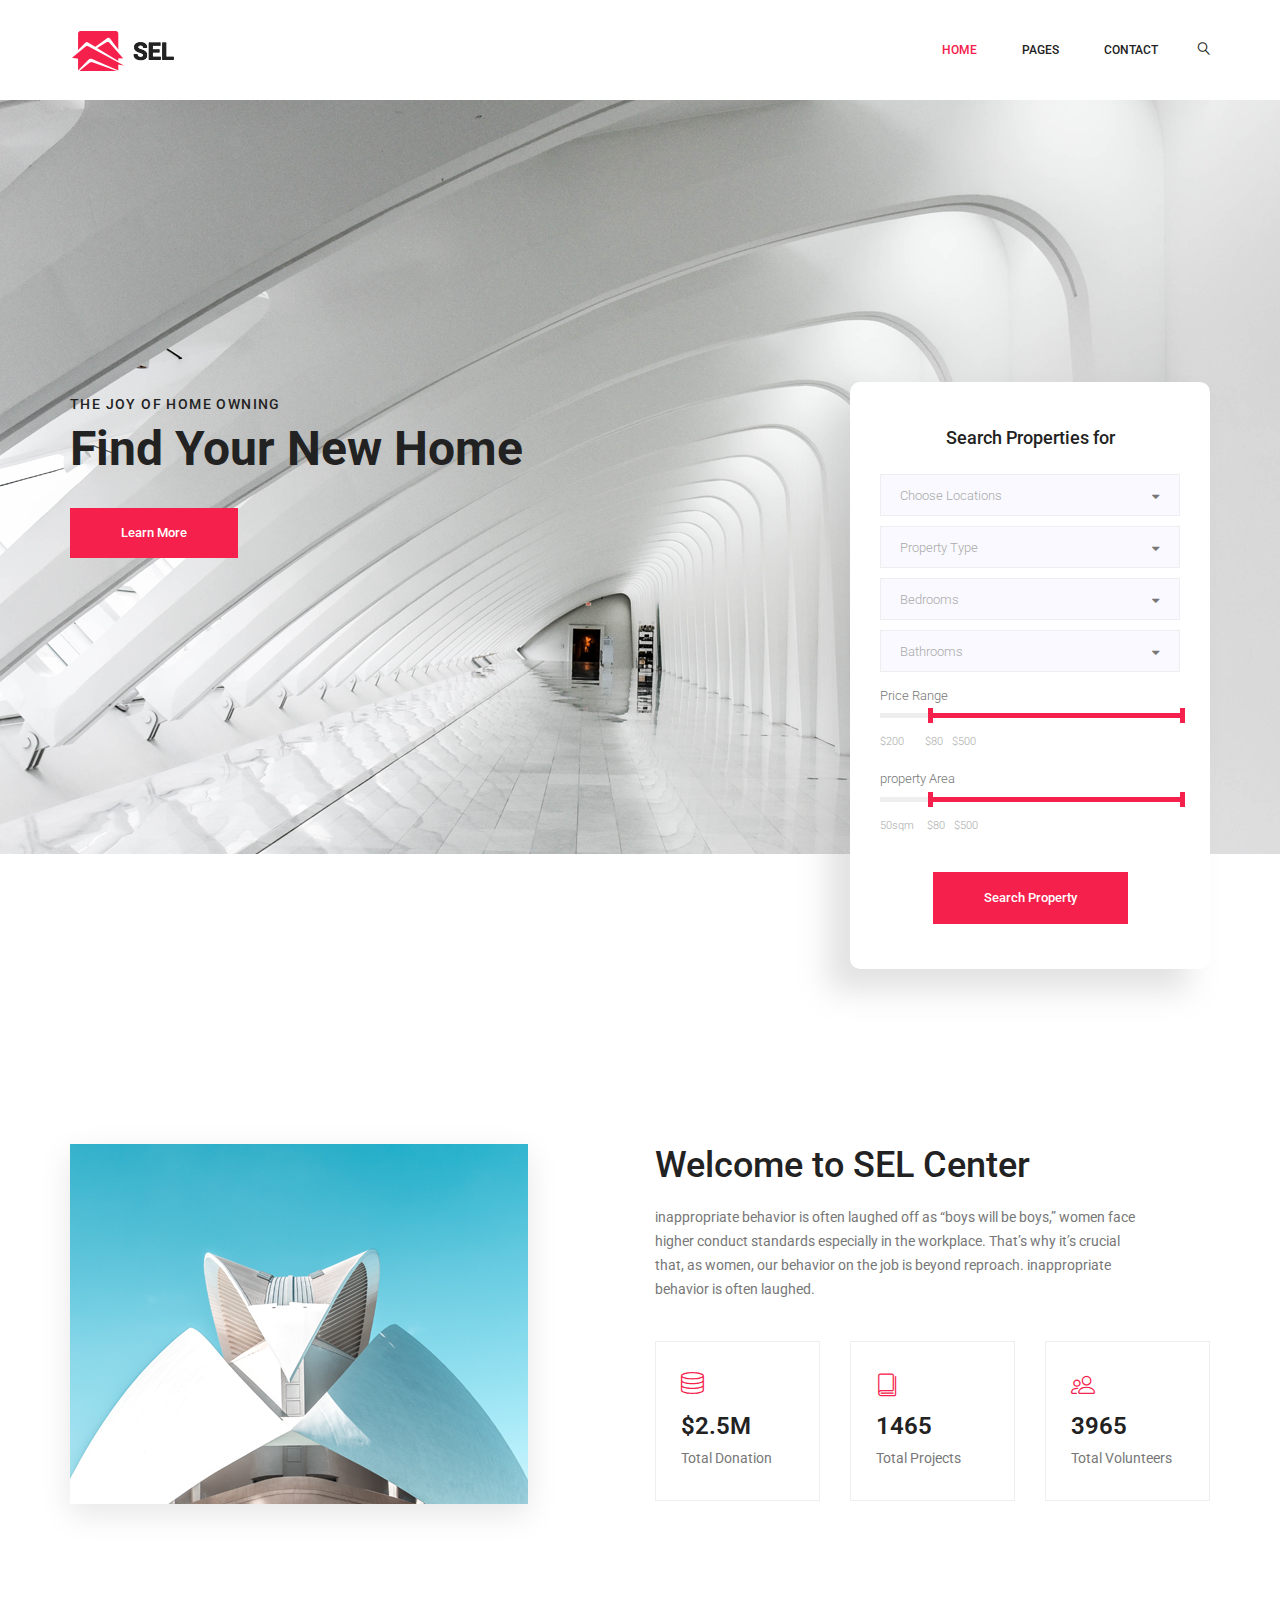
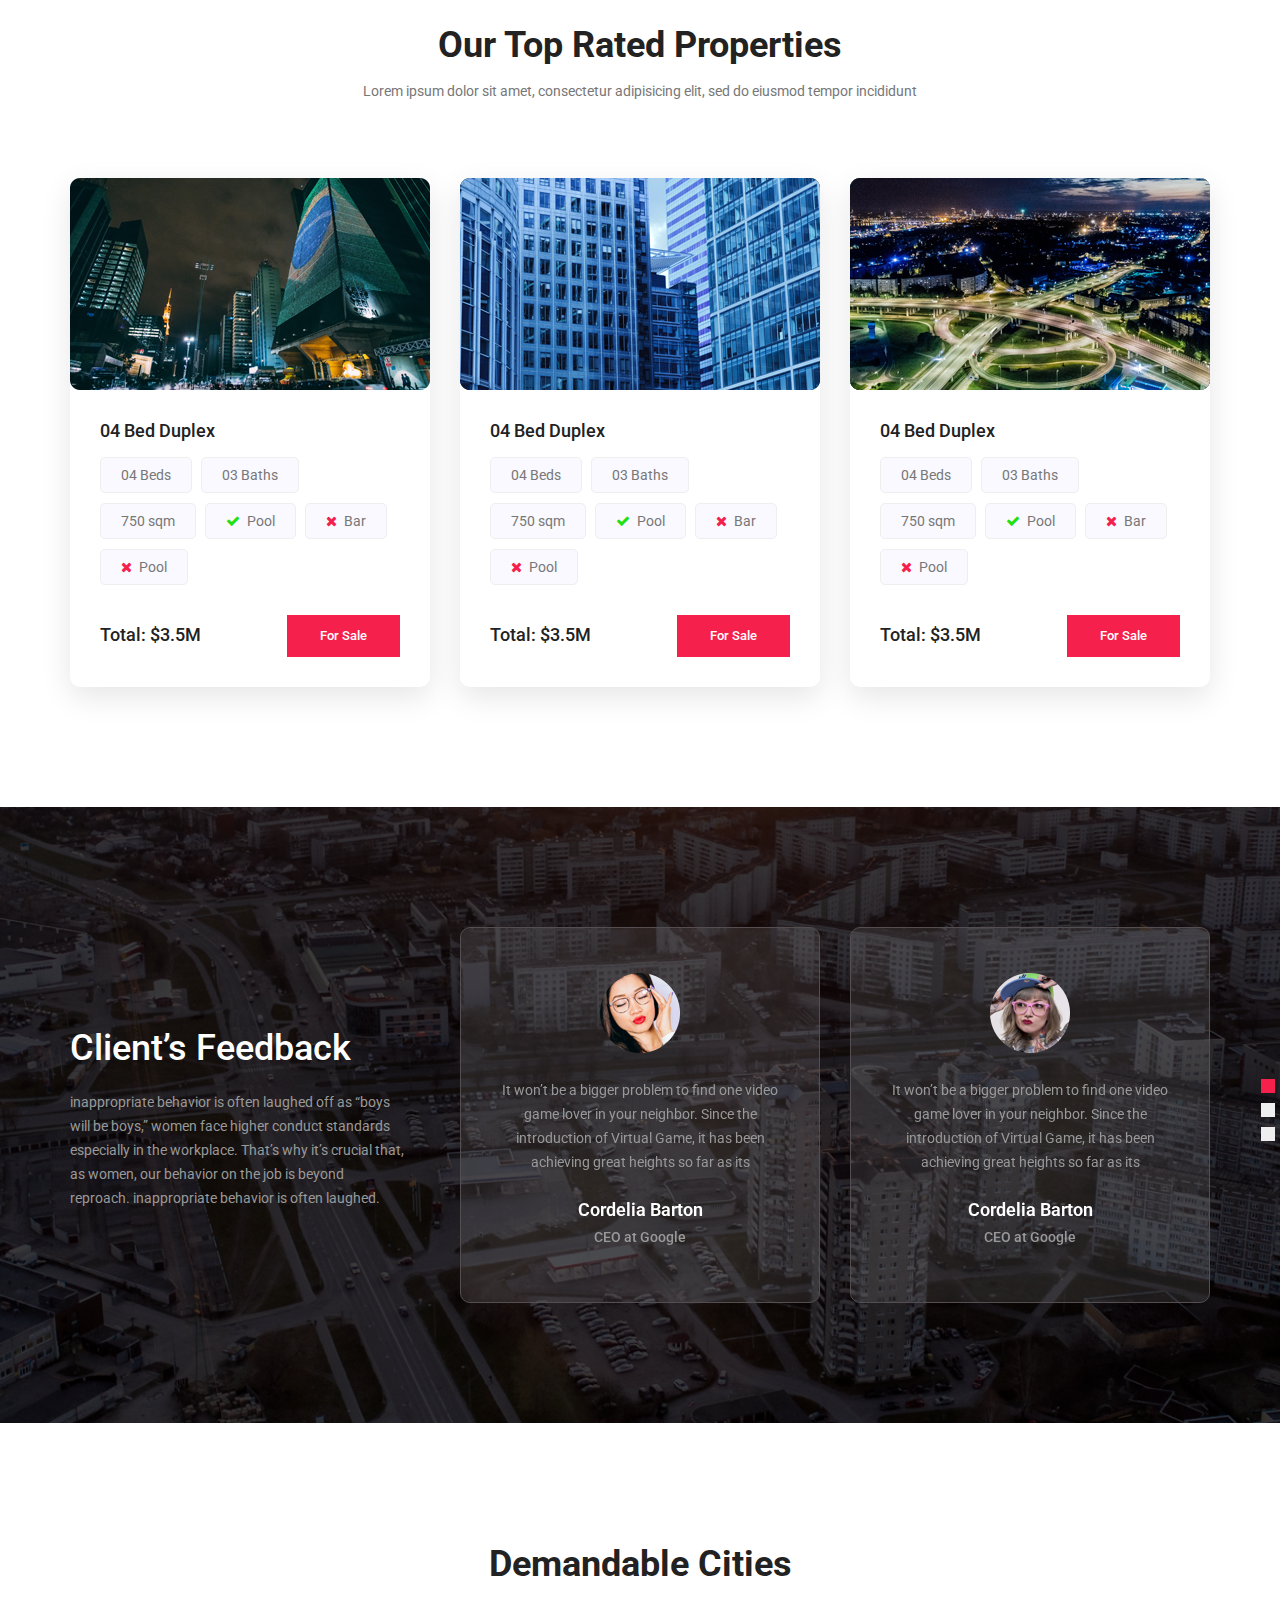
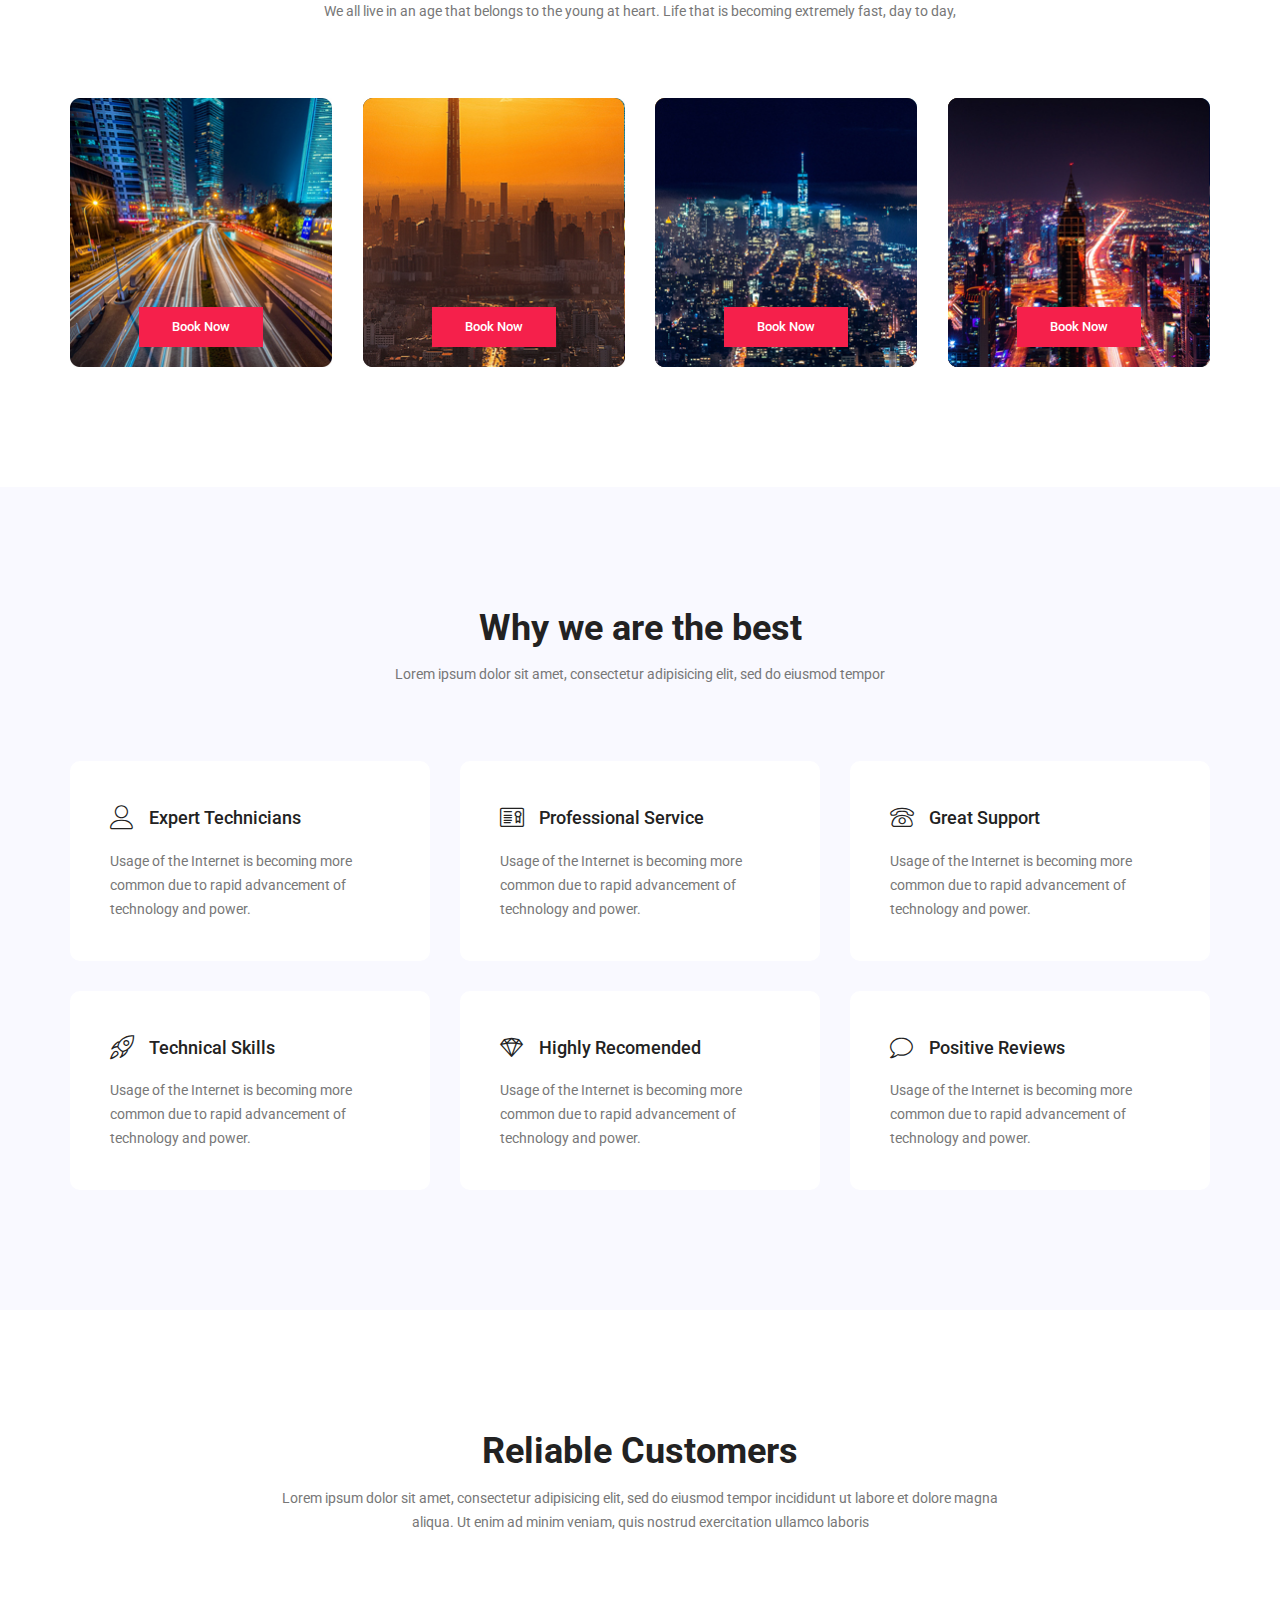
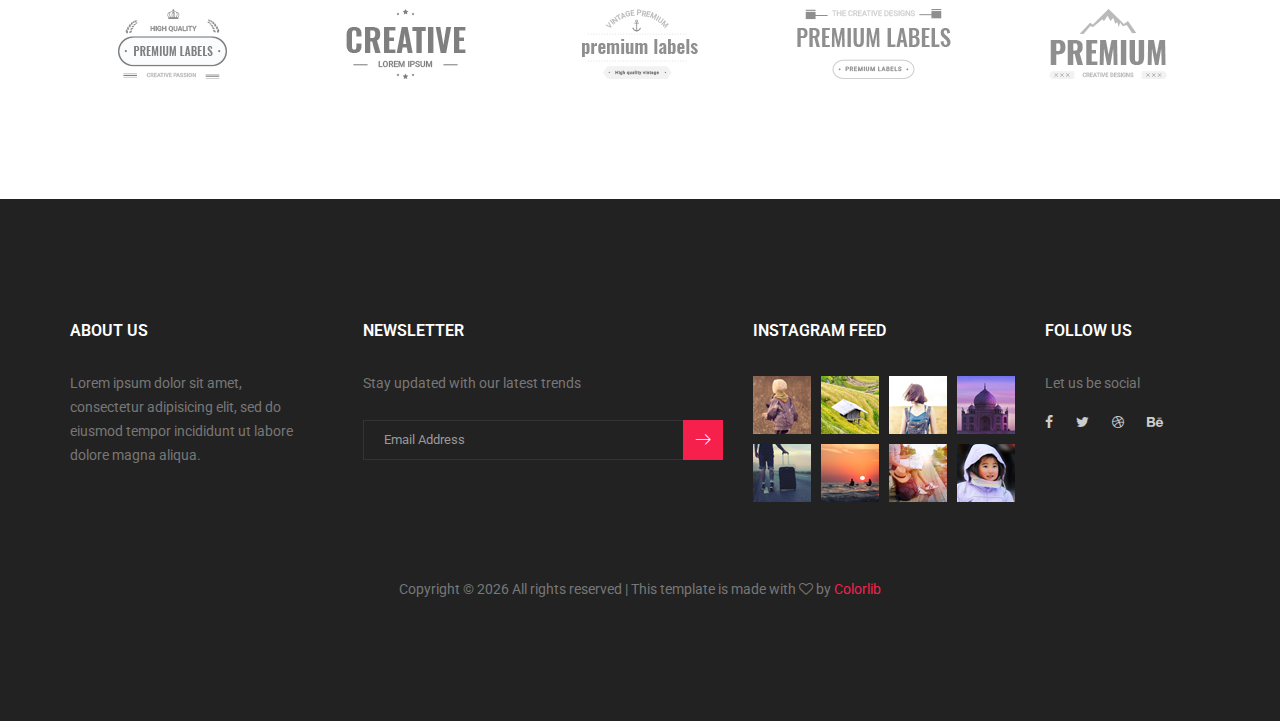
<file: index.html>
<!doctype html>
<html lang="en">

<head>
	<!-- Required meta tags -->
	<meta charset="utf-8">
	<meta name="viewport" content="width=device-width, initial-scale=1, shrink-to-fit=no">
	<link rel="icon" href="img/favicon.png" type="image/png">
	<title>Real State Multi</title>
	<!-- Bootstrap CSS -->
	<link rel="stylesheet" href="css/bootstrap.css">
	<link rel="stylesheet" href="vendors/linericon/style.css">
	<link rel="stylesheet" href="css/font-awesome.min.css">
	<link rel="stylesheet" href="vendors/owl-carousel/owl.carousel.min.css">
	<link rel="stylesheet" href="vendors/lightbox/simpleLightbox.css">
	<link rel="stylesheet" href="vendors/nice-select/css/nice-select.css">
	<link rel="stylesheet" href="vendors/animate-css/animate.css">
	<link rel="stylesheet" href="vendors/jquery-ui/jquery-ui.css">
	<!-- main css -->
	<link rel="stylesheet" href="css/style.css">
	<link rel="stylesheet" href="css/responsive.css">
</head>

<body>

	<!--================Header Menu Area =================-->
	<header class="header_area">
		<div class="main_menu">
			<nav class="navbar navbar-expand-lg navbar-light">
				<div class="container box_1620">
					<!-- Brand and toggle get grouped for better mobile display -->
					<a class="navbar-brand logo_h" href="index.html"><img src="img/logo.png" alt=""></a>
					<button class="navbar-toggler" type="button" data-toggle="collapse" data-target="#navbarSupportedContent"
						aria-controls="navbarSupportedContent" aria-expanded="false" aria-label="Toggle navigation">
						<span class="icon-bar"></span>
						<span class="icon-bar"></span>
						<span class="icon-bar"></span>
					</button>
					<!-- Collect the nav links, forms, and other content for toggling -->
					<div class="collapse navbar-collapse offset" id="navbarSupportedContent">
						<ul class="nav navbar-nav menu_nav ml-auto">
							<li class="nav-item active"><a class="nav-link" href="index.html">Home</a></li>
							<li class="nav-item submenu dropdown">
								<a href="#" class="nav-link dropdown-toggle" data-toggle="dropdown" role="button" aria-haspopup="true"
									aria-expanded="false">Pages</a>
								<ul class="dropdown-menu">
									<li class="nav-item"><a class="nav-link" href="elements.html">Elements</a></li>
								</ul>
							</li>
							<!-- <li class="nav-item"><a class="nav-link" href="about-us.html">About</a></li>
								<li class="nav-item"><a class="nav-link" href="properties.html">Properties</a></li>
								<li class="nav-item"><a class="nav-link" href="agents.html">Team</a></li>
								<li class="nav-item submenu dropdown">
									<a href="#" class="nav-link dropdown-toggle" data-toggle="dropdown" role="button" aria-haspopup="true" aria-expanded="false">Blog</a>
									<ul class="dropdown-menu">
										<li class="nav-item"><a class="nav-link" href="blog.html">Blog</a></li>
										<li class="nav-item"><a class="nav-link" href="single-blog.html">Blog Details</a></li>
									</ul>
								</li>  -->
							<li class="nav-item"><a class="nav-link" href="contact.html">Contact</a></li>
						</ul>
						<ul class="nav navbar-nav navbar-right">
							<li class="nav-item"><a href="#" class="search"><i class="lnr lnr-magnifier"></i></a></li>
						</ul>
					</div>
				</div>
			</nav>
		</div>
	</header>
	<!--================Header Menu Area =================-->

	<!--================Home Banner Area =================-->
	<section class="home_banner_area">
		<div class="banner_inner d-flex align-items-center">
			<div class="container">
				<div class="banner_content">
					<h5>The joy of home owning</h5>
					<h3>Find Your New Home</h3>
					<a class="main_btn" href="#">Learn More</a>
				</div>
			</div>
		</div>
		<div class="container">
			<div class="advanced_search">
				<h3>Search Properties for</h3>
				<div class="search_select">
					<select class="s_select">
						<option value="1">Choose Locations</option>
						<option value="2">Property Type</option>
						<option value="4">Bedrooms</option>
					</select>
					<select class="s_select">
						<option value="1">Property Type</option>
						<option value="2">Choose Locations</option>
						<option value="4">Bedrooms</option>
					</select>
					<select class="s_select">
						<option value="1">Bedrooms</option>
						<option value="2">Property Type</option>
						<option value="4">Choose Locations</option>
					</select>
					<select class="s_select">
						<option value="1">Bathrooms</option>
						<option value="2">Property Type</option>
						<option value="4">Bedrooms</option>
					</select>
				</div>
				<div class="search_range">
					<div class="range_item">
						<h5>Price Range</h5>
						<div id="slider-range"></div>
						<span class="d_text">$200</span>
						<input type="text" id="amount" readonly style="border:0;" class="amount">
					</div>
					<div class="range_item">
						<h5>property Area</h5>
						<div id="slider-range2"></div>
						<span class="d_text2">50sqm</span>
						<input type="text" id="amount2" readonly style="border:0;" class="amount2">
					</div>
				</div>
				<button type="submit" value="submit" class="btn submit_btn">Search Property</button>
			</div>
		</div>
	</section>
	<!--================End Home Banner Area =================-->

	<!--================Welcome Area =================-->
	<section class="welcome_area p_120">
		<div class="container">
			<div class="row welcome_inner">
				<div class="col-lg-6">
					<div class="welcome_img">
						<img class="img-fluid" src="img/welcome-1.jpg" alt="">
					</div>
				</div>
				<div class="col-lg-6">
					<div class="welcome_text">
						<h4>Welcome to SEL Center</h4>
						<p>inappropriate behavior is often laughed off as “boys will be boys,” women face higher conduct standards
							especially in the workplace. That’s why it’s crucial that, as women, our behavior on the job is beyond
							reproach. inappropriate behavior is often laughed.</p>
						<div class="row">
							<div class="col-sm-4">
								<div class="wel_item">
									<i class="lnr lnr-database"></i>
									<h4>$2.5M</h4>
									<p>Total Donation</p>
								</div>
							</div>
							<div class="col-sm-4">
								<div class="wel_item">
									<i class="lnr lnr-book"></i>
									<h4>1465</h4>
									<p>Total Projects</p>
								</div>
							</div>
							<div class="col-sm-4">
								<div class="wel_item">
									<i class="lnr lnr-users"></i>
									<h4>3965</h4>
									<p>Total Volunteers</p>
								</div>
							</div>
						</div>
					</div>
				</div>
			</div>
		</div>
	</section>
	<!--================End Welcome Area =================-->

	<!--================Properties Area =================-->
	<section class="properties_area">
		<div class="container">
			<div class="main_title">
				<h2>Our Top Rated Properties</h2>
				<p>Lorem ipsum dolor sit amet, consectetur adipisicing elit, sed do eiusmod tempor incididunt</p>
			</div>
			<div class="row properties_inner">
				<div class="col-lg-4">
					<div class="properties_item">
						<div class="pp_img">
							<img class="img-fluid" src="img/properties/pp-1.jpg" alt="">
						</div>
						<div class="pp_content">
							<a href="#">
								<h4>04 Bed Duplex</h4>
							</a>
							<div class="tags">
								<a href="#">04 Beds</a>
								<a href="#">03 Baths</a>
								<a href="#">750 sqm</a>
								<a href="#"><i class="fa fa-check" aria-hidden="true"></i>Pool</a>
								<a href="#"><i class="fa fa-times" aria-hidden="true"></i>Bar</a>
								<a href="#"><i class="fa fa-times" aria-hidden="true"></i>Pool</a>
							</div>
							<div class="pp_footer">
								<h5>Total: $3.5M</h5>
								<a class="main_btn" href="#">For Sale</a>
							</div>
						</div>
					</div>
				</div>
				<div class="col-lg-4">
					<div class="properties_item">
						<div class="pp_img">
							<img class="img-fluid" src="img/properties/pp-2.jpg" alt="">
						</div>
						<div class="pp_content">
							<a href="#">
								<h4>04 Bed Duplex</h4>
							</a>
							<div class="tags">
								<a href="#">04 Beds</a>
								<a href="#">03 Baths</a>
								<a href="#">750 sqm</a>
								<a href="#"><i class="fa fa-check" aria-hidden="true"></i>Pool</a>
								<a href="#"><i class="fa fa-times" aria-hidden="true"></i>Bar</a>
								<a href="#"><i class="fa fa-times" aria-hidden="true"></i>Pool</a>
							</div>
							<div class="pp_footer">
								<h5>Total: $3.5M</h5>
								<a class="main_btn" href="#">For Sale</a>
							</div>
						</div>
					</div>
				</div>
				<div class="col-lg-4">
					<div class="properties_item">
						<div class="pp_img">
							<img class="img-fluid" src="img/properties/pp-3.jpg" alt="">
						</div>
						<div class="pp_content">
							<a href="#">
								<h4>04 Bed Duplex</h4>
							</a>
							<div class="tags">
								<a href="#">04 Beds</a>
								<a href="#">03 Baths</a>
								<a href="#">750 sqm</a>
								<a href="#"><i class="fa fa-check" aria-hidden="true"></i>Pool</a>
								<a href="#"><i class="fa fa-times" aria-hidden="true"></i>Bar</a>
								<a href="#"><i class="fa fa-times" aria-hidden="true"></i>Pool</a>
							</div>
							<div class="pp_footer">
								<h5>Total: $3.5M</h5>
								<a class="main_btn" href="#">For Sale</a>
							</div>
						</div>
					</div>
				</div>
			</div>
		</div>
	</section>
	<!--================End Properties Area =================-->

	<!--================Testimonials Area =================-->
	<section class="testimonials_area p_120">
		<div class="container">
			<div class="row testimonials_inner">
				<div class="col-lg-4">
					<div class="testi_left_text">
						<h4>Client’s Feedback</h4>
						<p>inappropriate behavior is often laughed off as “boys will be boys,” women face higher conduct standards
							especially in the workplace. That’s why it’s crucial that, as women, our behavior on the job is beyond
							reproach. inappropriate behavior is often laughed.</p>
					</div>
				</div>
				<div class="col-lg-8">
					<div class="testi_slider owl-carousel">
						<div class="item">
							<div class="testi_item">
								<img src="img/testimonials/testi-1.png" alt="">
								<p>It won’t be a bigger problem to find one video game lover in your neighbor. Since the introduction of
									Virtual Game, it has been achieving great heights so far as its</p>
								<h4>Cordelia Barton</h4>
								<h6>CEO at Google</h6>
							</div>
						</div>
						<div class="item">
							<div class="testi_item">
								<img src="img/testimonials/testi-2.png" alt="">
								<p>It won’t be a bigger problem to find one video game lover in your neighbor. Since the introduction of
									Virtual Game, it has been achieving great heights so far as its</p>
								<h4>Cordelia Barton</h4>
								<h6>CEO at Google</h6>
							</div>
						</div>
						<div class="item">
							<div class="testi_item">
								<img src="img/testimonials/testi-1.png" alt="">
								<p>It won’t be a bigger problem to find one video game lover in your neighbor. Since the introduction of
									Virtual Game, it has been achieving great heights so far as its</p>
								<h4>Cordelia Barton</h4>
								<h6>CEO at Google</h6>
							</div>
						</div>
						<div class="item">
							<div class="testi_item">
								<img src="img/testimonials/testi-2.png" alt="">
								<p>It won’t be a bigger problem to find one video game lover in your neighbor. Since the introduction of
									Virtual Game, it has been achieving great heights so far as its</p>
								<h4>Cordelia Barton</h4>
								<h6>CEO at Google</h6>
							</div>
						</div>
						<div class="item">
							<div class="testi_item">
								<img src="img/testimonials/testi-1.png" alt="">
								<p>It won’t be a bigger problem to find one video game lover in your neighbor. Since the introduction of
									Virtual Game, it has been achieving great heights so far as its</p>
								<h4>Cordelia Barton</h4>
								<h6>CEO at Google</h6>
							</div>
						</div>
						<div class="item">
							<div class="testi_item">
								<img src="img/testimonials/testi-2.png" alt="">
								<p>It won’t be a bigger problem to find one video game lover in your neighbor. Since the introduction of
									Virtual Game, it has been achieving great heights so far as its</p>
								<h4>Cordelia Barton</h4>
								<h6>CEO at Google</h6>
							</div>
						</div>
					</div>
				</div>
			</div>
		</div>
	</section>
	<!--================End Testimonials Area =================-->

	<!--================Cities Area =================-->
	<section class="cities_area p_120">
		<div class="container">
			<div class="main_title">
				<h2>Demandable Cities</h2>
				<p>We all live in an age that belongs to the young at heart. Life that is becoming extremely fast, day to day,
				</p>
			</div>
			<div class="row cities_inner">
				<div class="col-lg-3 col-md-6">
					<div class="cities_item">
						<img class="img-fluid" src="img/cities/cities-1.jpg" alt="">
						<a class="main_btn2" href="#">Book Now</a>
					</div>
				</div>
				<div class="col-lg-3 col-md-6">
					<div class="cities_item">
						<img class="img-fluid" src="img/cities/cities-2.jpg" alt="">
						<a class="main_btn2" href="#">Book Now</a>
					</div>
				</div>
				<div class="col-lg-3 col-md-6">
					<div class="cities_item">
						<img class="img-fluid" src="img/cities/cities-3.jpg" alt="">
						<a class="main_btn2" href="#">Book Now</a>
					</div>
				</div>
				<div class="col-lg-3 col-md-6">
					<div class="cities_item">
						<img class="img-fluid" src="img/cities/cities-4.jpg" alt="">
						<a class="main_btn2" href="#">Book Now</a>
					</div>
				</div>
			</div>
		</div>
	</section>
	<!--================End Cities Area =================-->

	<!--================Feature Area =================-->
	<section class="feature_area p_120">
		<div class="container">
			<div class="main_title">
				<h2>Why we are the best</h2>
				<p>Lorem ipsum dolor sit amet, consectetur adipisicing elit, sed do eiusmod tempor</p>
			</div>
			<div class="row feature_inner">
				<div class="col-lg-4 col-md-6">
					<div class="feature_item">
						<h4><i class="lnr lnr-user"></i>Expert Technicians</h4>
						<p>Usage of the Internet is becoming more common due to rapid advancement of technology and power.</p>
					</div>
				</div>
				<div class="col-lg-4 col-md-6">
					<div class="feature_item">
						<h4><i class="lnr lnr-license"></i>Professional Service</h4>
						<p>Usage of the Internet is becoming more common due to rapid advancement of technology and power.</p>
					</div>
				</div>
				<div class="col-lg-4 col-md-6">
					<div class="feature_item">
						<h4><i class="lnr lnr-phone"></i>Great Support</h4>
						<p>Usage of the Internet is becoming more common due to rapid advancement of technology and power.</p>
					</div>
				</div>
				<div class="col-lg-4 col-md-6">
					<div class="feature_item">
						<h4><i class="lnr lnr-rocket"></i>Technical Skills</h4>
						<p>Usage of the Internet is becoming more common due to rapid advancement of technology and power.</p>
					</div>
				</div>
				<div class="col-lg-4 col-md-6">
					<div class="feature_item">
						<h4><i class="lnr lnr-diamond"></i>Highly Recomended</h4>
						<p>Usage of the Internet is becoming more common due to rapid advancement of technology and power.</p>
					</div>
				</div>
				<div class="col-lg-4 col-md-6">
					<div class="feature_item">
						<h4><i class="lnr lnr-bubble"></i>Positive Reviews</h4>
						<p>Usage of the Internet is becoming more common due to rapid advancement of technology and power.</p>
					</div>
				</div>
			</div>
		</div>
	</section>
	<!--================End Feature Area =================-->


	<!--================Clients Logo Area =================-->
	<section class="clients_logo_area p_120">
		<div class="container">
			<div class="main_title">
				<h2>Reliable Customers</h2>
				<p>Lorem ipsum dolor sit amet, consectetur adipisicing elit, sed do eiusmod tempor incididunt ut labore et
					dolore magna aliqua. Ut enim ad minim veniam, quis nostrud exercitation ullamco laboris</p>
			</div>
			<div class="clients_slider owl-carousel">
				<div class="item">
					<img src="img/clients-logo/c-logo-1.png" alt="">
				</div>
				<div class="item">
					<img src="img/clients-logo/c-logo-2.png" alt="">
				</div>
				<div class="item">
					<img src="img/clients-logo/c-logo-3.png" alt="">
				</div>
				<div class="item">
					<img src="img/clients-logo/c-logo-4.png" alt="">
				</div>
				<div class="item">
					<img src="img/clients-logo/c-logo-5.png" alt="">
				</div>
			</div>
		</div>
	</section>
	<!--================End Clients Logo Area =================-->


	<!--================ start footer Area  =================-->
	<footer class="footer-area p_120">
		<div class="container">
			<div class="row">
				<div class="col-lg-3  col-md-6 col-sm-6">
					<div class="single-footer-widget">
						<h6 class="footer_title">About Us</h6>
						<p>Lorem ipsum dolor sit amet, consectetur adipisicing elit, sed do eiusmod tempor incididunt ut labore
							dolore magna aliqua.</p>
					</div>
				</div>
				<div class="col-lg-4 col-md-6 col-sm-6">
					<div class="single-footer-widget">
						<h6 class="footer_title">Newsletter</h6>
						<p>Stay updated with our latest trends</p>
						<div id="mc_embed_signup">
							<form target="_blank"
								action="https://spondonit.us12.list-manage.com/subscribe/post?u=1462626880ade1ac87bd9c93a&amp;id=92a4423d01"
								method="get" class="subscribe_form relative">
								<div class="input-group d-flex flex-row">
									<input name="EMAIL" placeholder="Email Address" onfocus="this.placeholder = ''"
										onblur="this.placeholder = 'Email Address '" required="" type="email">
									<button class="btn sub-btn"><span class="lnr lnr-arrow-right"></span></button>
								</div>
								<div class="mt-10 info"></div>
							</form>
						</div>
					</div>
				</div>
				<div class="col-lg-3 col-md-6 col-sm-6">
					<div class="single-footer-widget instafeed">
						<h6 class="footer_title">Instagram Feed</h6>
						<ul class="list instafeed d-flex flex-wrap">
							<li><img src="img/instagram/Image-01.jpg" alt=""></li>
							<li><img src="img/instagram/Image-02.jpg" alt=""></li>
							<li><img src="img/instagram/Image-03.jpg" alt=""></li>
							<li><img src="img/instagram/Image-04.jpg" alt=""></li>
							<li><img src="img/instagram/Image-05.jpg" alt=""></li>
							<li><img src="img/instagram/Image-06.jpg" alt=""></li>
							<li><img src="img/instagram/Image-07.jpg" alt=""></li>
							<li><img src="img/instagram/Image-08.jpg" alt=""></li>
						</ul>
					</div>
				</div>
				<div class="col-lg-2 col-md-6 col-sm-6">
					<div class="single-footer-widget f_social_wd">
						<h6 class="footer_title">Follow Us</h6>
						<p>Let us be social</p>
						<div class="f_social">
							<a href="#"><i class="fa fa-facebook"></i></a>
							<a href="#"><i class="fa fa-twitter"></i></a>
							<a href="#"><i class="fa fa-dribbble"></i></a>
							<a href="#"><i class="fa fa-behance"></i></a>
						</div>
					</div>
				</div>
			</div>
			<div class="row footer-bottom d-flex justify-content-between align-items-center">
				<p class="col-lg-12 footer-text text-center">
					<!-- Link back to Colorlib can't be removed. Template is licensed under CC BY 3.0. -->
					Copyright &copy;
					<script>document.write(new Date().getFullYear());</script> All rights reserved | This template is made with <i
						class="fa fa-heart-o" aria-hidden="true"></i> by <a href="https://colorlib.com" target="_blank">Colorlib</a>
					<!-- Link back to Colorlib can't be removed. Template is licensed under CC BY 3.0. -->
				</p>
			</div>
		</div>
	</footer>
	<!--================ End footer Area  =================-->



	<!-- Optional JavaScript -->
	<!-- jQuery first, then Popper.js, then Bootstrap JS -->
	<script src="js/jquery-3.2.1.min.js"></script>
	<script src="js/popper.js"></script>
	<script src="js/bootstrap.min.js"></script>
	<script src="js/stellar.js"></script>
	<script src="vendors/lightbox/simpleLightbox.min.js"></script>
	<script src="vendors/nice-select/js/jquery.nice-select.min.js"></script>
	<script src="vendors/isotope/imagesloaded.pkgd.min.js"></script>
	<script src="vendors/isotope/isotope-min.js"></script>
	<script src="vendors/owl-carousel/owl.carousel.min.js"></script>
	<script src="vendors/jquery-ui/jquery-ui.js"></script>
	<script src="js/jquery.ajaxchimp.min.js"></script>
	<script src="js/mail-script.js"></script>
	<script src="js/theme.js"></script>
</body>

</html>
</file>
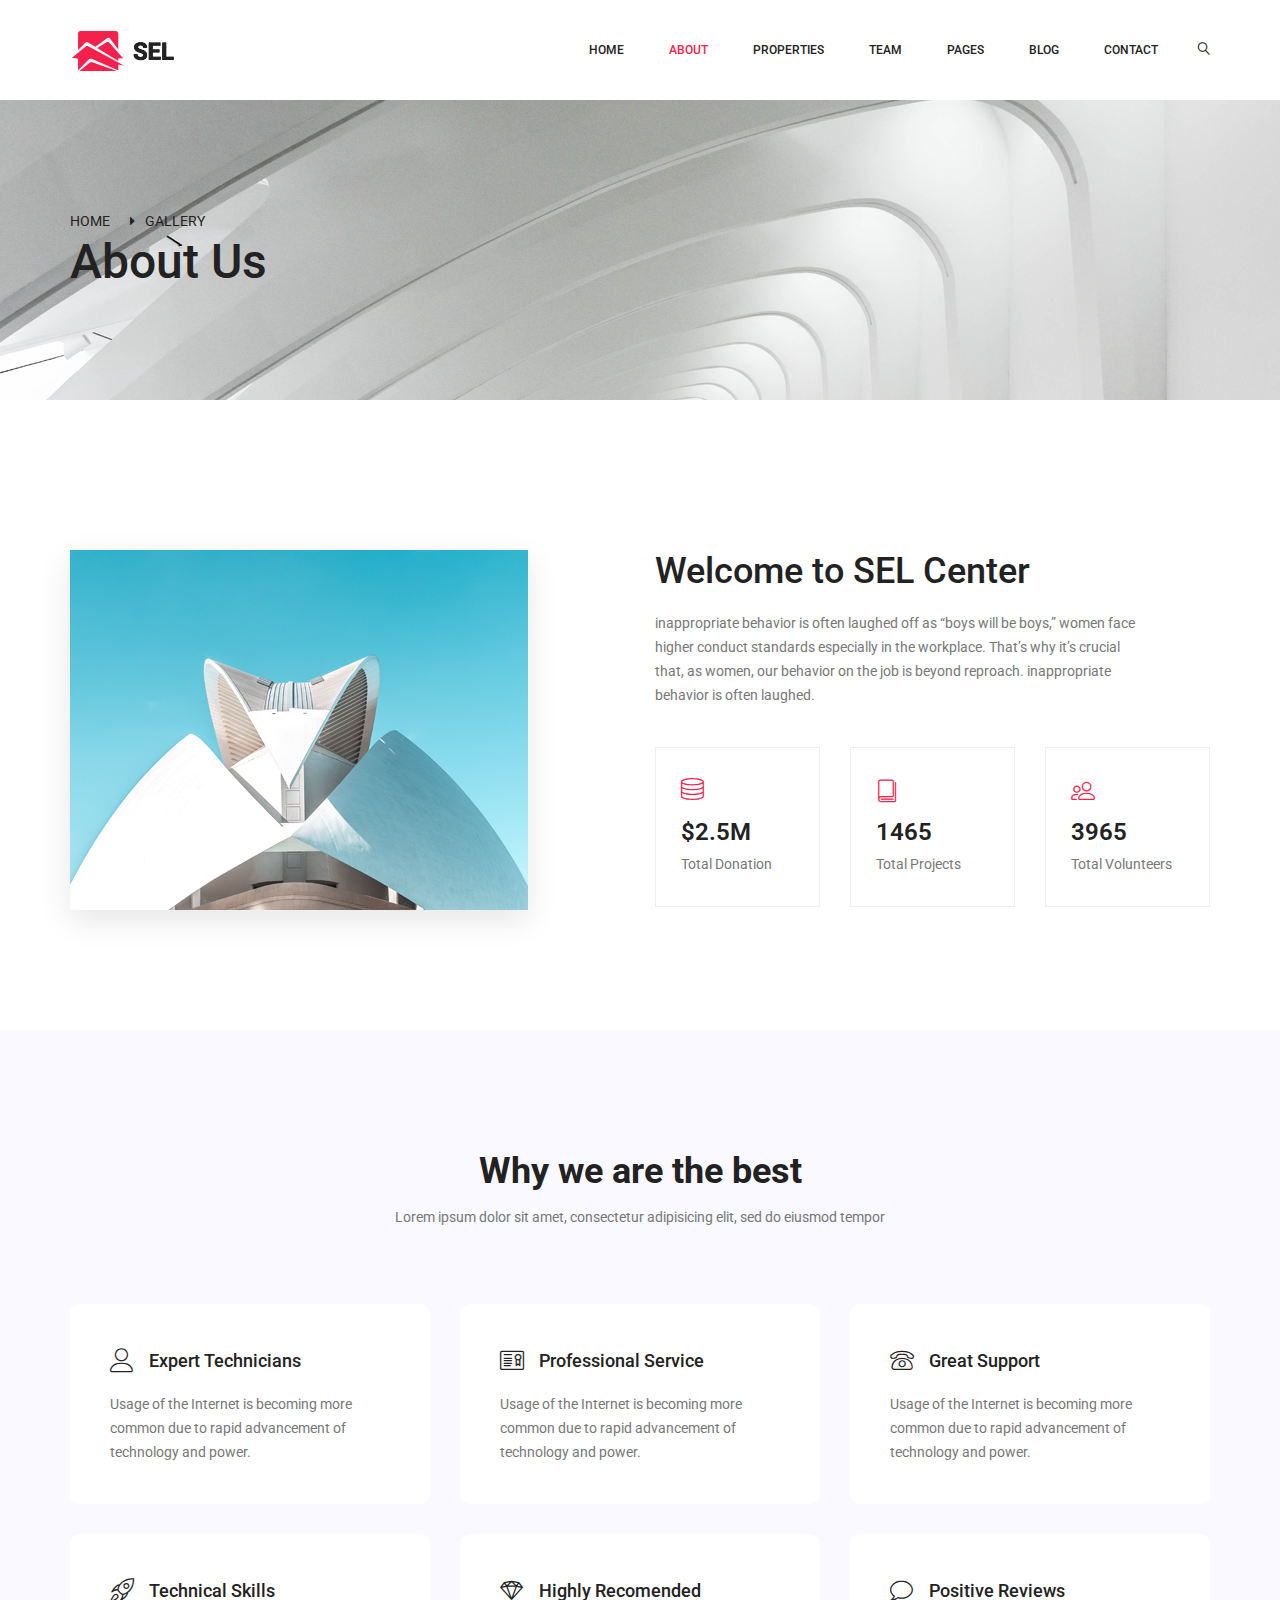
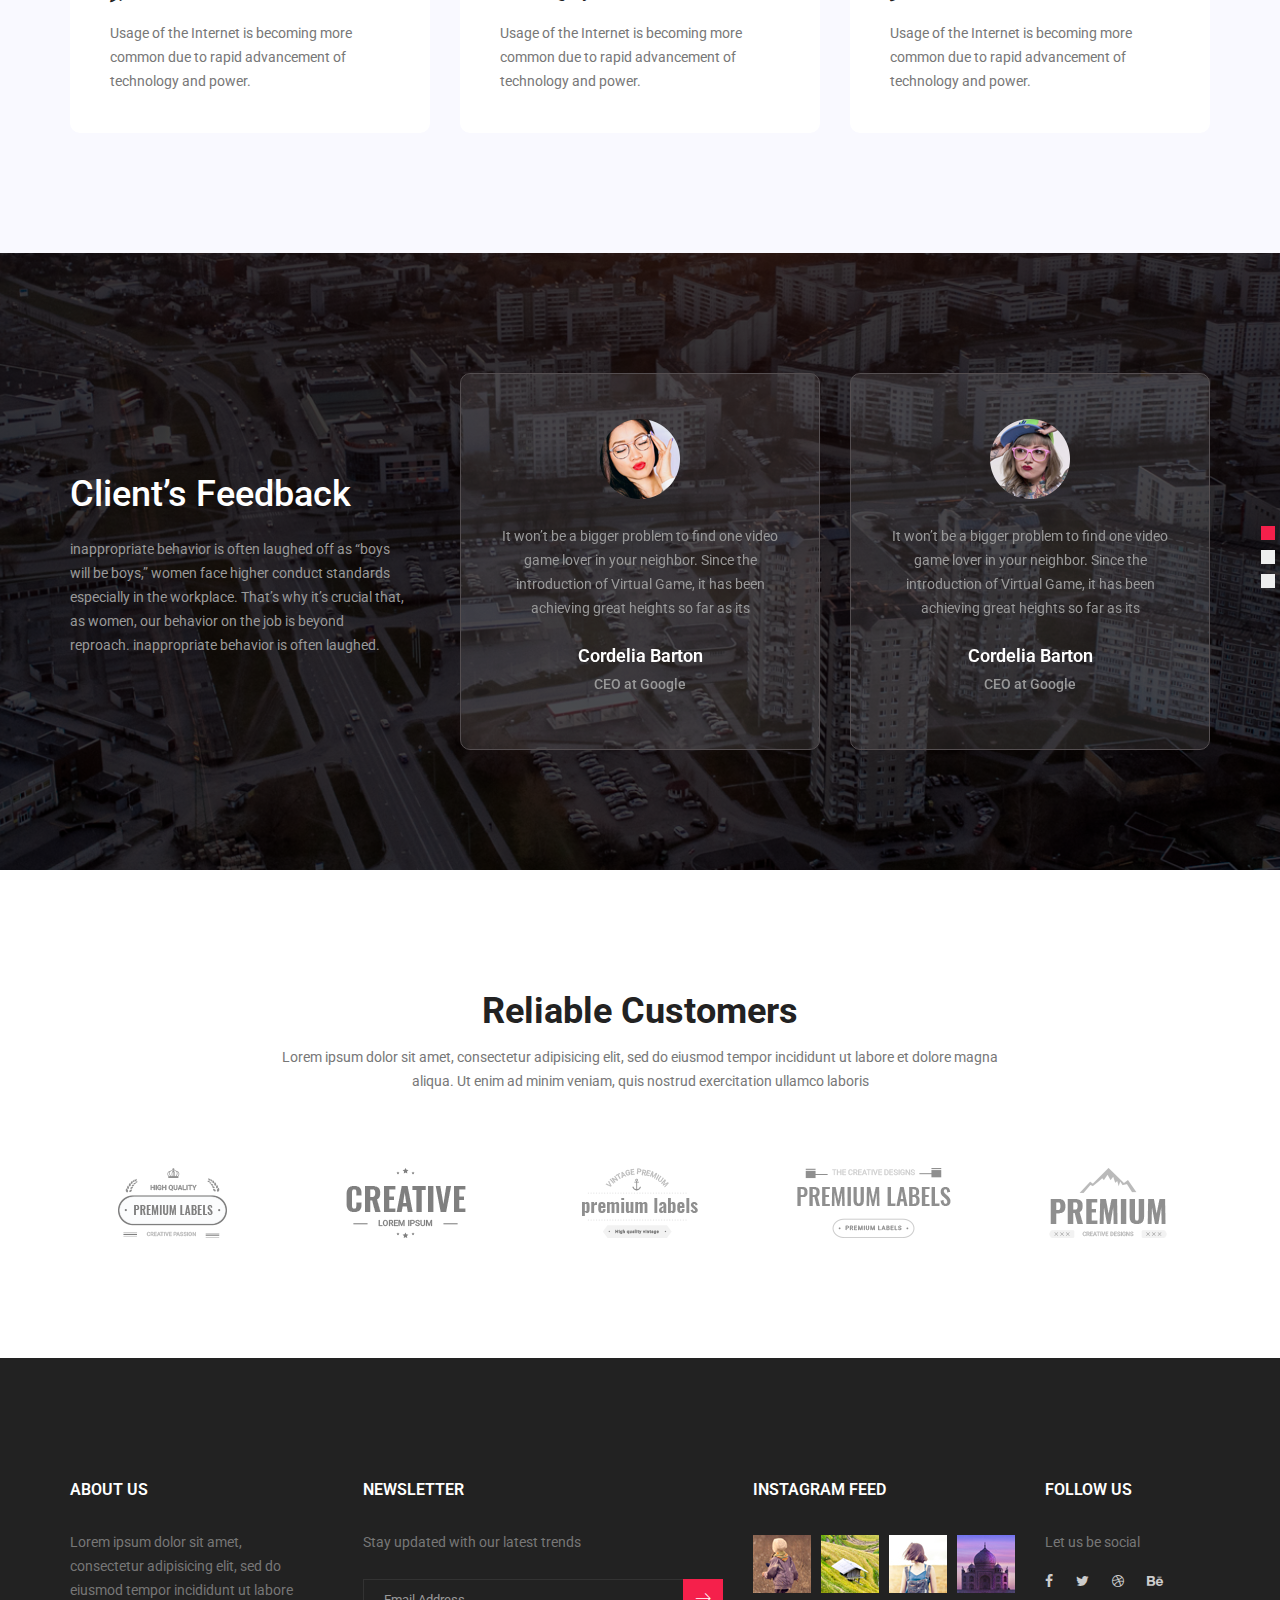
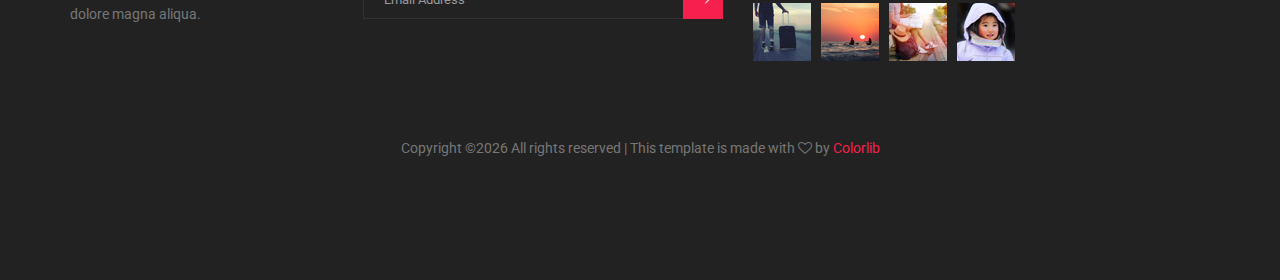
<file: about-us.html>
<!doctype html>
<html lang="en">
    <head>
        <!-- Required meta tags -->
        <meta charset="utf-8">
        <meta name="viewport" content="width=device-width, initial-scale=1, shrink-to-fit=no">
        <link rel="icon" href="img/favicon.png" type="image/png">
        <title>Real State Multi</title>
        <!-- Bootstrap CSS -->
        <link rel="stylesheet" href="css/bootstrap.css">
        <link rel="stylesheet" href="vendors/linericon/style.css">
        <link rel="stylesheet" href="css/font-awesome.min.css">
        <link rel="stylesheet" href="vendors/owl-carousel/owl.carousel.min.css">
        <link rel="stylesheet" href="vendors/lightbox/simpleLightbox.css">
        <link rel="stylesheet" href="vendors/nice-select/css/nice-select.css">
        <link rel="stylesheet" href="vendors/animate-css/animate.css">
        <link rel="stylesheet" href="vendors/jquery-ui/jquery-ui.css">
        <!-- main css -->
        <link rel="stylesheet" href="css/style.css">
        <link rel="stylesheet" href="css/responsive.css">
    </head>
    <body>
        
        <!--================Header Menu Area =================-->
        <header class="header_area">
            <div class="main_menu">
            	<nav class="navbar navbar-expand-lg navbar-light">
					<div class="container box_1620">
						<!-- Brand and toggle get grouped for better mobile display -->
						<a class="navbar-brand logo_h" href="index.html"><img src="img/logo.png" alt=""></a>
						<button class="navbar-toggler" type="button" data-toggle="collapse" data-target="#navbarSupportedContent" aria-controls="navbarSupportedContent" aria-expanded="false" aria-label="Toggle navigation">
							<span class="icon-bar"></span>
							<span class="icon-bar"></span>
							<span class="icon-bar"></span>
						</button>
						<!-- Collect the nav links, forms, and other content for toggling -->
						<div class="collapse navbar-collapse offset" id="navbarSupportedContent">
							<ul class="nav navbar-nav menu_nav ml-auto"> 
								<li class="nav-item"><a class="nav-link" href="index.html">Home</a></li> 
								<li class="nav-item active"><a class="nav-link" href="about-us.html">About</a></li>
								<li class="nav-item"><a class="nav-link" href="properties.html">Properties</a></li>
								<li class="nav-item"><a class="nav-link" href="agents.html">Team</a></li>
								<li class="nav-item submenu dropdown">
									<a href="#" class="nav-link dropdown-toggle" data-toggle="dropdown" role="button" aria-haspopup="true" aria-expanded="false">Pages</a>
									<ul class="dropdown-menu">
										<li class="nav-item"><a class="nav-link" href="elements.html">Elements</a></li>
									</ul>
								</li> 
								<li class="nav-item submenu dropdown">
									<a href="#" class="nav-link dropdown-toggle" data-toggle="dropdown" role="button" aria-haspopup="true" aria-expanded="false">Blog</a>
									<ul class="dropdown-menu">
										<li class="nav-item"><a class="nav-link" href="blog.html">Blog</a></li>
										<li class="nav-item"><a class="nav-link" href="single-blog.html">Blog Details</a></li>
									</ul>
								</li> 
								<li class="nav-item"><a class="nav-link" href="contact.html">Contact</a></li>
							</ul>
							<ul class="nav navbar-nav navbar-right">
								<li class="nav-item"><a href="#" class="search"><i class="lnr lnr-magnifier"></i></a></li>
							</ul>
						</div> 
					</div>
            	</nav>
            </div>
        </header>
        <!--================Header Menu Area =================-->
        
        <!--================Home Banner Area =================-->
        <section class="banner_area">
            <div class="banner_inner d-flex align-items-center">
            	<div class="overlay bg-parallax" data-stellar-ratio="0.9" data-stellar-vertical-offset="0" data-background=""></div>
				<div class="container">
					<div class="banner_content">
						<div class="page_link">
							<a href="index.html">Home</a>
							<a href="gallery.html">Gallery</a>
						</div>
						<h2>About Us</h2>
					</div>
				</div>
            </div>
        </section>
        <!--================End Home Banner Area =================-->
        
        <!--================Welcome Area =================-->
        <section class="welcome_area p_120">
        	<div class="container">
        		<div class="row welcome_inner">
        			<div class="col-lg-6">
        				<div class="welcome_img">
        					<img class="img-fluid" src="img/welcome-1.jpg" alt="">
        				</div>
        			</div>
        			<div class="col-lg-6">
        				<div class="welcome_text">
        					<h4>Welcome to SEL Center</h4>
        					<p>inappropriate behavior is often laughed off as “boys will be boys,” women face higher conduct standards especially in the workplace. That’s why it’s crucial that, as women, our behavior on the job is beyond reproach. inappropriate behavior is often laughed.</p>
        					<div class="row">
        						<div class="col-sm-4">
        							<div class="wel_item">
        								<i class="lnr lnr-database"></i>
        								<h4>$2.5M</h4>
        								<p>Total Donation</p>
        							</div>
        						</div>
        						<div class="col-sm-4">
        							<div class="wel_item">
        								<i class="lnr lnr-book"></i>
        								<h4>1465</h4>
        								<p>Total Projects</p>
        							</div>
        						</div>
        						<div class="col-sm-4">
        							<div class="wel_item">
        								<i class="lnr lnr-users"></i>
        								<h4>3965</h4>
        								<p>Total Volunteers</p>
        							</div>
        						</div>
        					</div>
        				</div>
        			</div>
        		</div>
        	</div>
        </section>
        <!--================End Welcome Area =================-->
        
        <!--================Feature Area =================-->
        <section class="feature_area p_120">
        	<div class="container">
        		<div class="main_title">
        			<h2>Why we are the best</h2>
        			<p>Lorem ipsum dolor sit amet, consectetur adipisicing elit, sed do eiusmod tempor</p>
        		</div>
        		<div class="row feature_inner">
        			<div class="col-lg-4 col-sm-6">
        				<div class="feature_item">
        					<h4><i class="lnr lnr-user"></i>Expert Technicians</h4>
        					<p>Usage of the Internet is becoming more common due to rapid advancement of technology and power.</p>
        				</div>
        			</div>
        			<div class="col-lg-4 col-sm-6">
        				<div class="feature_item">
        					<h4><i class="lnr lnr-license"></i>Professional Service</h4>
        					<p>Usage of the Internet is becoming more common due to rapid advancement of technology and power.</p>
        				</div>
        			</div>
        			<div class="col-lg-4 col-sm-6">
        				<div class="feature_item">
        					<h4><i class="lnr lnr-phone"></i>Great Support</h4>
        					<p>Usage of the Internet is becoming more common due to rapid advancement of technology and power.</p>
        				</div>
        			</div>
        			<div class="col-lg-4 col-sm-6">
        				<div class="feature_item">
        					<h4><i class="lnr lnr-rocket"></i>Technical Skills</h4>
        					<p>Usage of the Internet is becoming more common due to rapid advancement of technology and power.</p>
        				</div>
        			</div>
        			<div class="col-lg-4 col-sm-6">
        				<div class="feature_item">
        					<h4><i class="lnr lnr-diamond"></i>Highly Recomended</h4>
        					<p>Usage of the Internet is becoming more common due to rapid advancement of technology and power.</p>
        				</div>
        			</div>
        			<div class="col-lg-4 col-sm-6">
        				<div class="feature_item">
        					<h4><i class="lnr lnr-bubble"></i>Positive Reviews</h4>
        					<p>Usage of the Internet is becoming more common due to rapid advancement of technology and power.</p>
        				</div>
        			</div>
        		</div>
        	</div>
        </section>
        <!--================End Feature Area =================-->
        
        <!--================Testimonials Area =================-->
        <section class="testimonials_area p_120">
        	<div class="container">
        		<div class="row testimonials_inner">
        			<div class="col-lg-4">
        				<div class="testi_left_text">
        					<h4>Client’s Feedback</h4>
        					<p>inappropriate behavior is often laughed off as “boys will be boys,” women face higher conduct standards especially in the workplace. That’s why it’s crucial that, as women, our behavior on the job is beyond reproach. inappropriate behavior is often laughed.</p>
        				</div>
        			</div>
        			<div class="col-lg-8">
        				<div class="testi_slider owl-carousel">
							<div class="item">
								<div class="testi_item">
									<img src="img/testimonials/testi-1.png" alt="">
									<p>It won’t be a bigger problem to find one video game lover in your neighbor. Since the introduction of Virtual Game, it has been achieving great heights so far as its</p>
									<h4>Cordelia Barton</h4>
									<h6>CEO at Google</h6>
								</div>
							</div>
							<div class="item">
								<div class="testi_item">
									<img src="img/testimonials/testi-2.png" alt="">
									<p>It won’t be a bigger problem to find one video game lover in your neighbor. Since the introduction of Virtual Game, it has been achieving great heights so far as its</p>
									<h4>Cordelia Barton</h4>
									<h6>CEO at Google</h6>
								</div>
							</div>
							<div class="item">
								<div class="testi_item">
									<img src="img/testimonials/testi-1.png" alt="">
									<p>It won’t be a bigger problem to find one video game lover in your neighbor. Since the introduction of Virtual Game, it has been achieving great heights so far as its</p>
									<h4>Cordelia Barton</h4>
									<h6>CEO at Google</h6>
								</div>
							</div>
							<div class="item">
								<div class="testi_item">
									<img src="img/testimonials/testi-2.png" alt="">
									<p>It won’t be a bigger problem to find one video game lover in your neighbor. Since the introduction of Virtual Game, it has been achieving great heights so far as its</p>
									<h4>Cordelia Barton</h4>
									<h6>CEO at Google</h6>
								</div>
							</div>
							<div class="item">
								<div class="testi_item">
									<img src="img/testimonials/testi-1.png" alt="">
									<p>It won’t be a bigger problem to find one video game lover in your neighbor. Since the introduction of Virtual Game, it has been achieving great heights so far as its</p>
									<h4>Cordelia Barton</h4>
									<h6>CEO at Google</h6>
								</div>
							</div>
							<div class="item">
								<div class="testi_item">
									<img src="img/testimonials/testi-2.png" alt="">
									<p>It won’t be a bigger problem to find one video game lover in your neighbor. Since the introduction of Virtual Game, it has been achieving great heights so far as its</p>
									<h4>Cordelia Barton</h4>
									<h6>CEO at Google</h6>
								</div>
							</div>
						</div>
        			</div>
        		</div>
        	</div>
        </section>
        <!--================End Testimonials Area =================-->
        
        <!--================Clients Logo Area =================-->
        <section class="clients_logo_area p_120">
        	<div class="container">
        		<div class="main_title">
        			<h2>Reliable Customers</h2>
        			<p>Lorem ipsum dolor sit amet, consectetur adipisicing elit, sed do eiusmod tempor incididunt ut labore et dolore magna aliqua. Ut enim ad minim veniam, quis nostrud exercitation ullamco laboris</p>
        		</div>
        		<div class="clients_slider owl-carousel">
        			<div class="item">
        				<img src="img/clients-logo/c-logo-1.png" alt="">
        			</div>
        			<div class="item">
        				<img src="img/clients-logo/c-logo-2.png" alt="">
        			</div>
        			<div class="item">
        				<img src="img/clients-logo/c-logo-3.png" alt="">
        			</div>
        			<div class="item">
        				<img src="img/clients-logo/c-logo-4.png" alt="">
        			</div>
        			<div class="item">
        				<img src="img/clients-logo/c-logo-5.png" alt="">
        			</div>
        		</div>
        	</div>
        </section>
        <!--================End Clients Logo Area =================-->
        
        
        <!--================ start footer Area  =================-->	
        <footer class="footer-area p_120">
            <div class="container">
                <div class="row">
                    <div class="col-lg-3  col-md-6 col-sm-6">
                        <div class="single-footer-widget">
                            <h6 class="footer_title">About Us</h6>
                            <p>Lorem ipsum dolor sit amet, consectetur adipisicing elit, sed do eiusmod tempor incididunt ut labore dolore magna aliqua.</p>
                        </div>
                    </div>
                    <div class="col-lg-4 col-md-6 col-sm-6">
                        <div class="single-footer-widget">
                            <h6 class="footer_title">Newsletter</h6>
                            <p>Stay updated with our latest trends</p>		
                            <div id="mc_embed_signup">
                                <form target="_blank" action="https://spondonit.us12.list-manage.com/subscribe/post?u=1462626880ade1ac87bd9c93a&amp;id=92a4423d01" method="get" class="subscribe_form relative">
                                    <div class="input-group d-flex flex-row">
                                        <input name="EMAIL" placeholder="Email Address" onfocus="this.placeholder = ''" onblur="this.placeholder = 'Email Address '" required="" type="email">
                                        <button class="btn sub-btn"><span class="lnr lnr-arrow-right"></span></button>		
                                    </div>									
                                    <div class="mt-10 info"></div>
                                </form>
                            </div>
                        </div>
                    </div>
                    <div class="col-lg-3 col-md-6 col-sm-6">
                        <div class="single-footer-widget instafeed">
                            <h6 class="footer_title">Instagram Feed</h6>
                            <ul class="list instafeed d-flex flex-wrap">
                                <li><img src="img/instagram/Image-01.jpg" alt=""></li>
                                <li><img src="img/instagram/Image-02.jpg" alt=""></li>
                                <li><img src="img/instagram/Image-03.jpg" alt=""></li>
                                <li><img src="img/instagram/Image-04.jpg" alt=""></li>
                                <li><img src="img/instagram/Image-05.jpg" alt=""></li>
                                <li><img src="img/instagram/Image-06.jpg" alt=""></li>
                                <li><img src="img/instagram/Image-07.jpg" alt=""></li>
                                <li><img src="img/instagram/Image-08.jpg" alt=""></li>
                            </ul>
                        </div>
                    </div>	
                    <div class="col-lg-2 col-md-6 col-sm-6">
                        <div class="single-footer-widget f_social_wd">
                            <h6 class="footer_title">Follow Us</h6>
                            <p>Let us be social</p>
                            <div class="f_social">
                            	<a href="#"><i class="fa fa-facebook"></i></a>
								<a href="#"><i class="fa fa-twitter"></i></a>
								<a href="#"><i class="fa fa-dribbble"></i></a>
								<a href="#"><i class="fa fa-behance"></i></a>
                            </div>
                        </div>
                    </div>						
                </div>
                <div class="row footer-bottom d-flex justify-content-between align-items-center">
                    <p class="col-lg-12 footer-text text-center"><!-- Link back to Colorlib can't be removed. Template is licensed under CC BY 3.0. -->
Copyright &copy;<script>document.write(new Date().getFullYear());</script> All rights reserved | This template is made with <i class="fa fa-heart-o" aria-hidden="true"></i> by <a href="https://colorlib.com" target="_blank">Colorlib</a>
<!-- Link back to Colorlib can't be removed. Template is licensed under CC BY 3.0. --></p>
                </div>
            </div>
        </footer>
		<!--================ End footer Area  =================-->
        
        
        
        <!-- Optional JavaScript -->
        <!-- jQuery first, then Popper.js, then Bootstrap JS -->
        <script src="js/jquery-3.2.1.min.js"></script>
        <script src="js/popper.js"></script>
        <script src="js/bootstrap.min.js"></script>
        <script src="js/stellar.js"></script>
        <script src="vendors/lightbox/simpleLightbox.min.js"></script>
        <script src="vendors/nice-select/js/jquery.nice-select.min.js"></script>
        <script src="vendors/isotope/imagesloaded.pkgd.min.js"></script>
        <script src="vendors/isotope/isotope-min.js"></script>
        <script src="vendors/owl-carousel/owl.carousel.min.js"></script>
        <script src="vendors/jquery-ui/jquery-ui.js"></script>
        <script src="js/jquery.ajaxchimp.min.js"></script>
        <script src="js/mail-script.js"></script>
        <script src="js/theme.js"></script>
    </body>
</html>
</file>
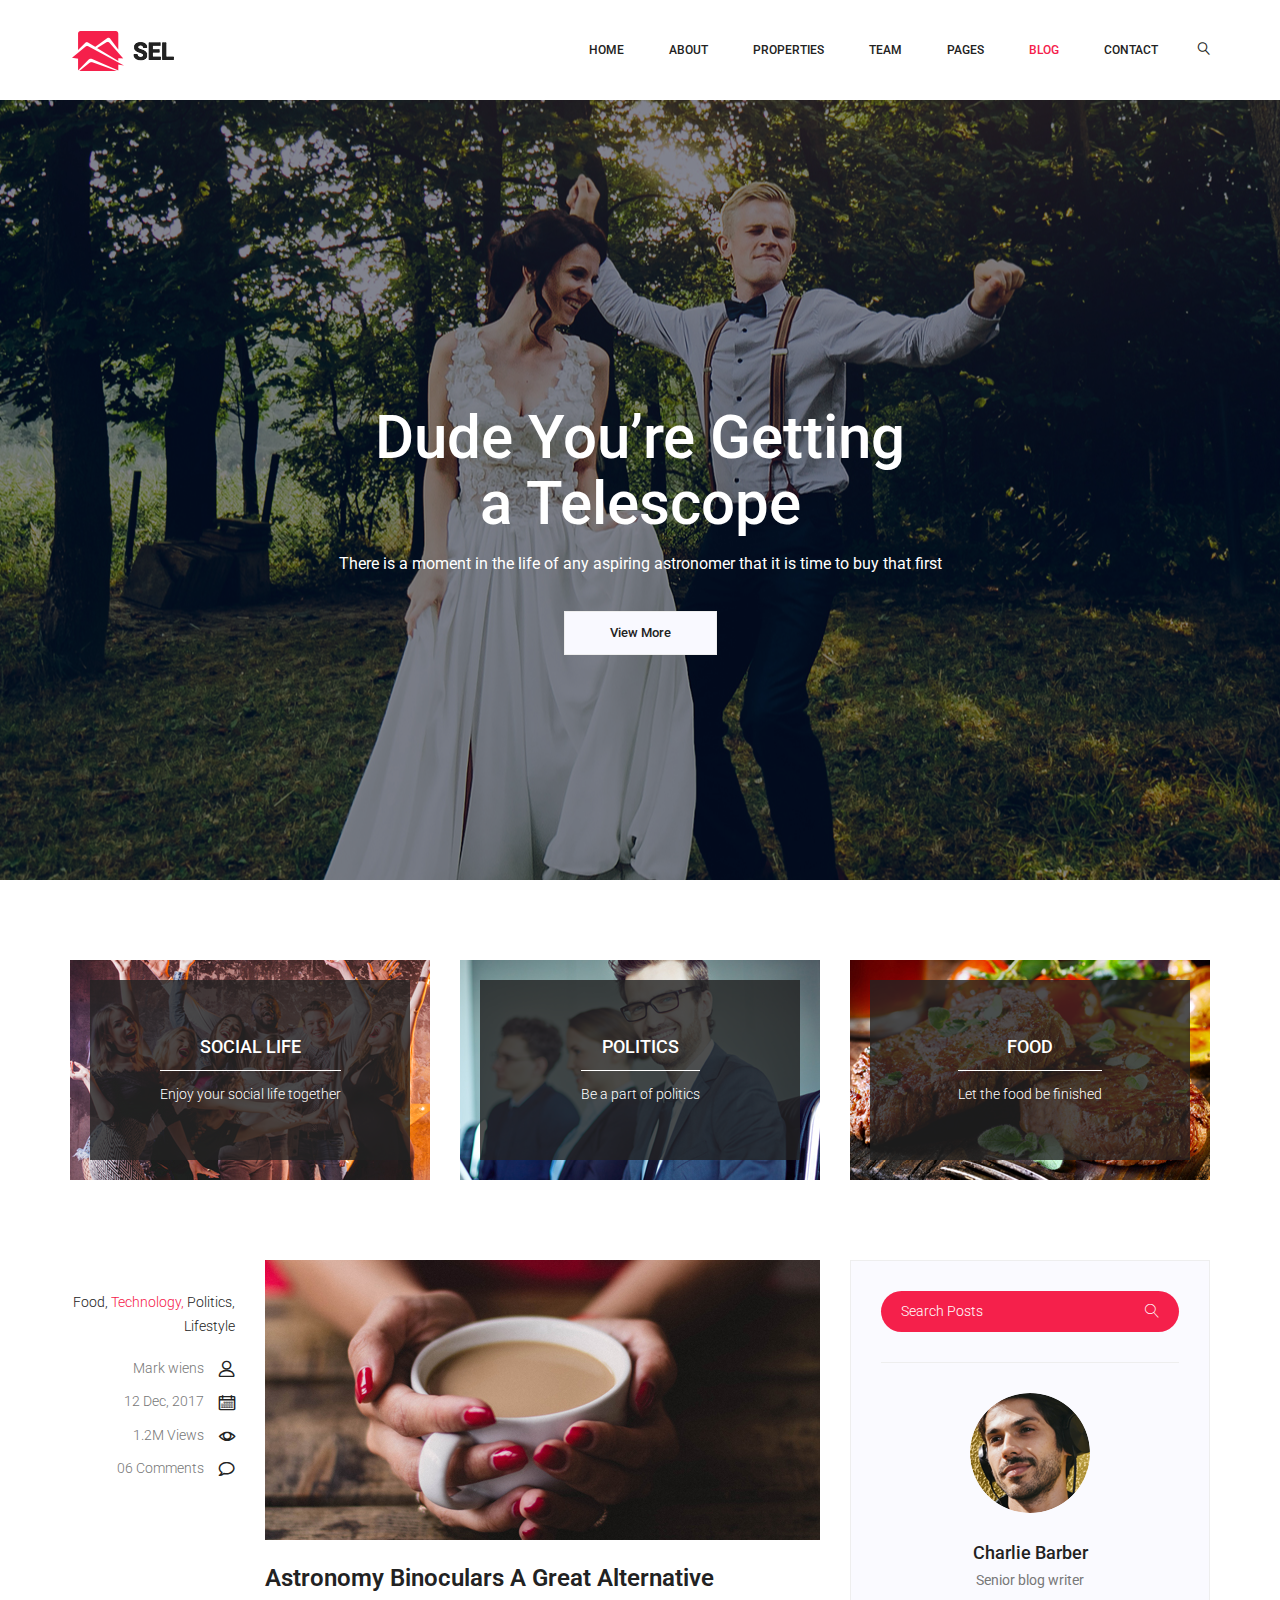
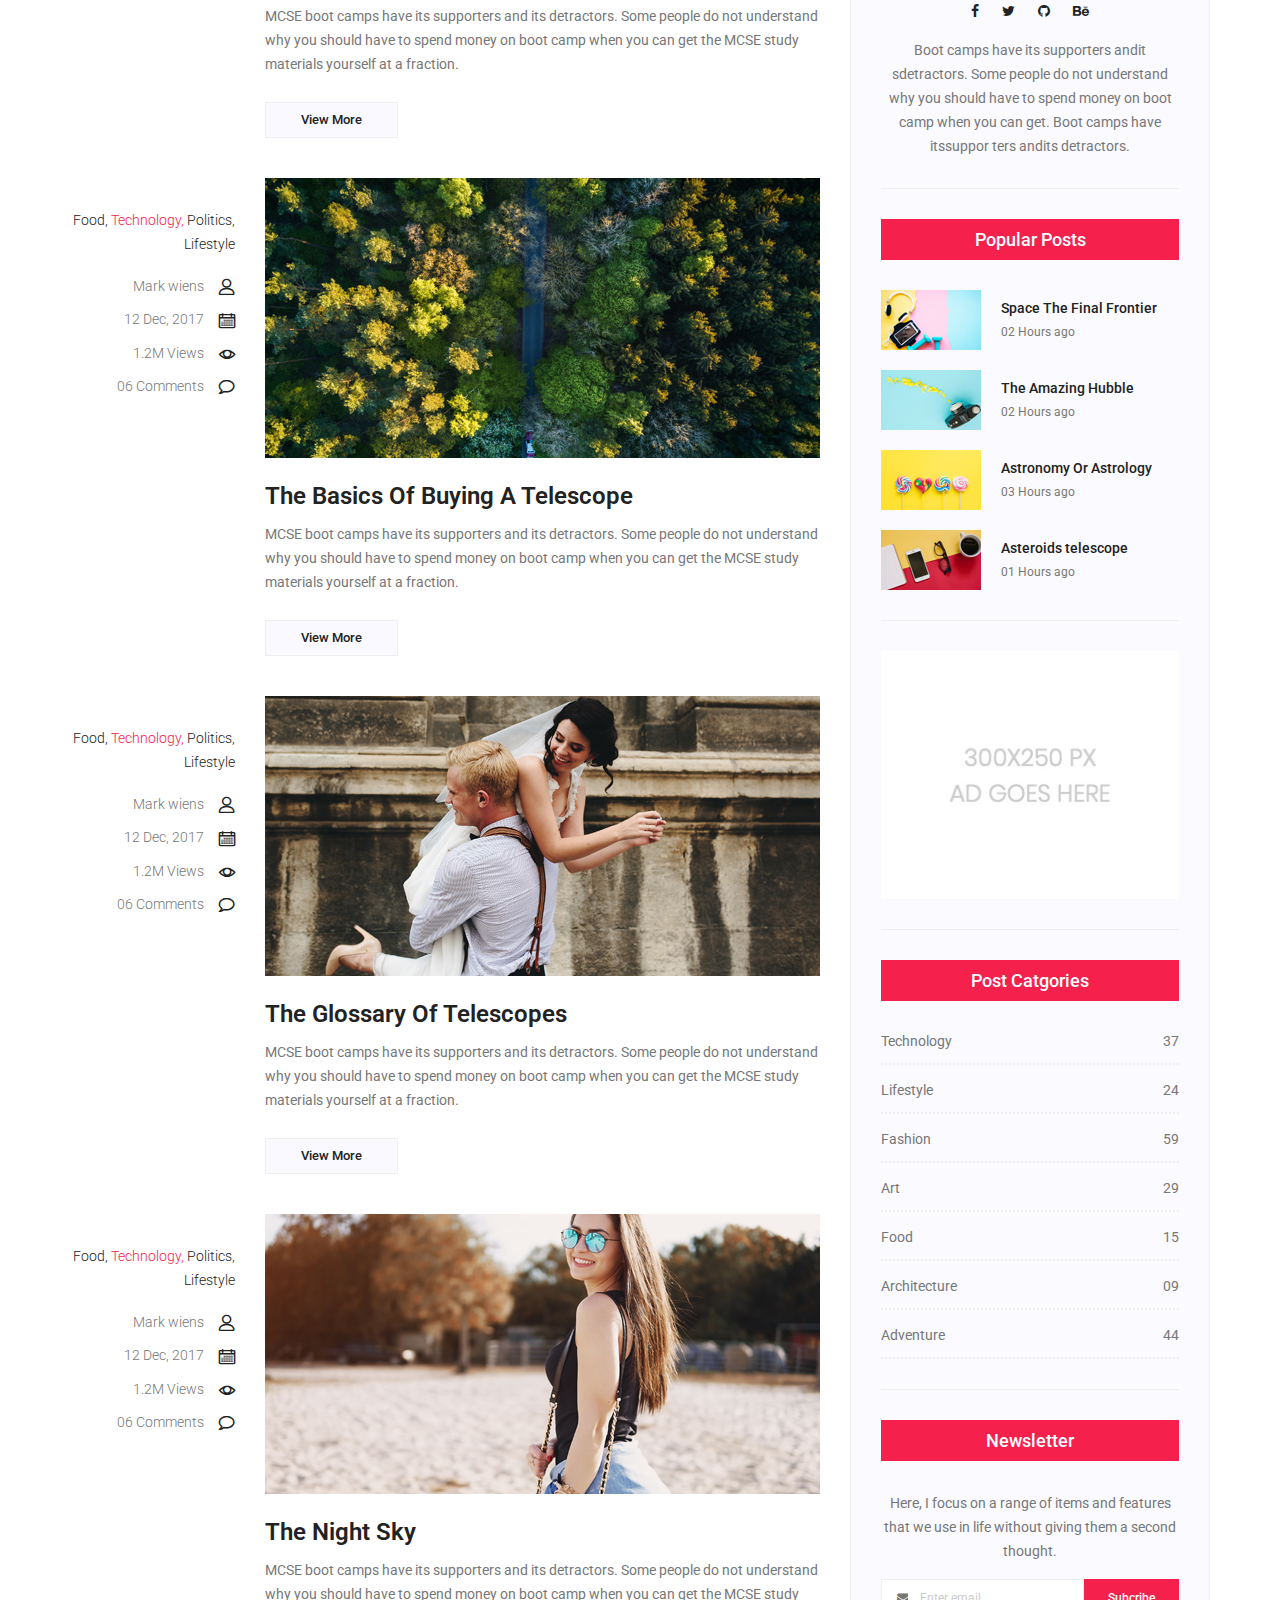
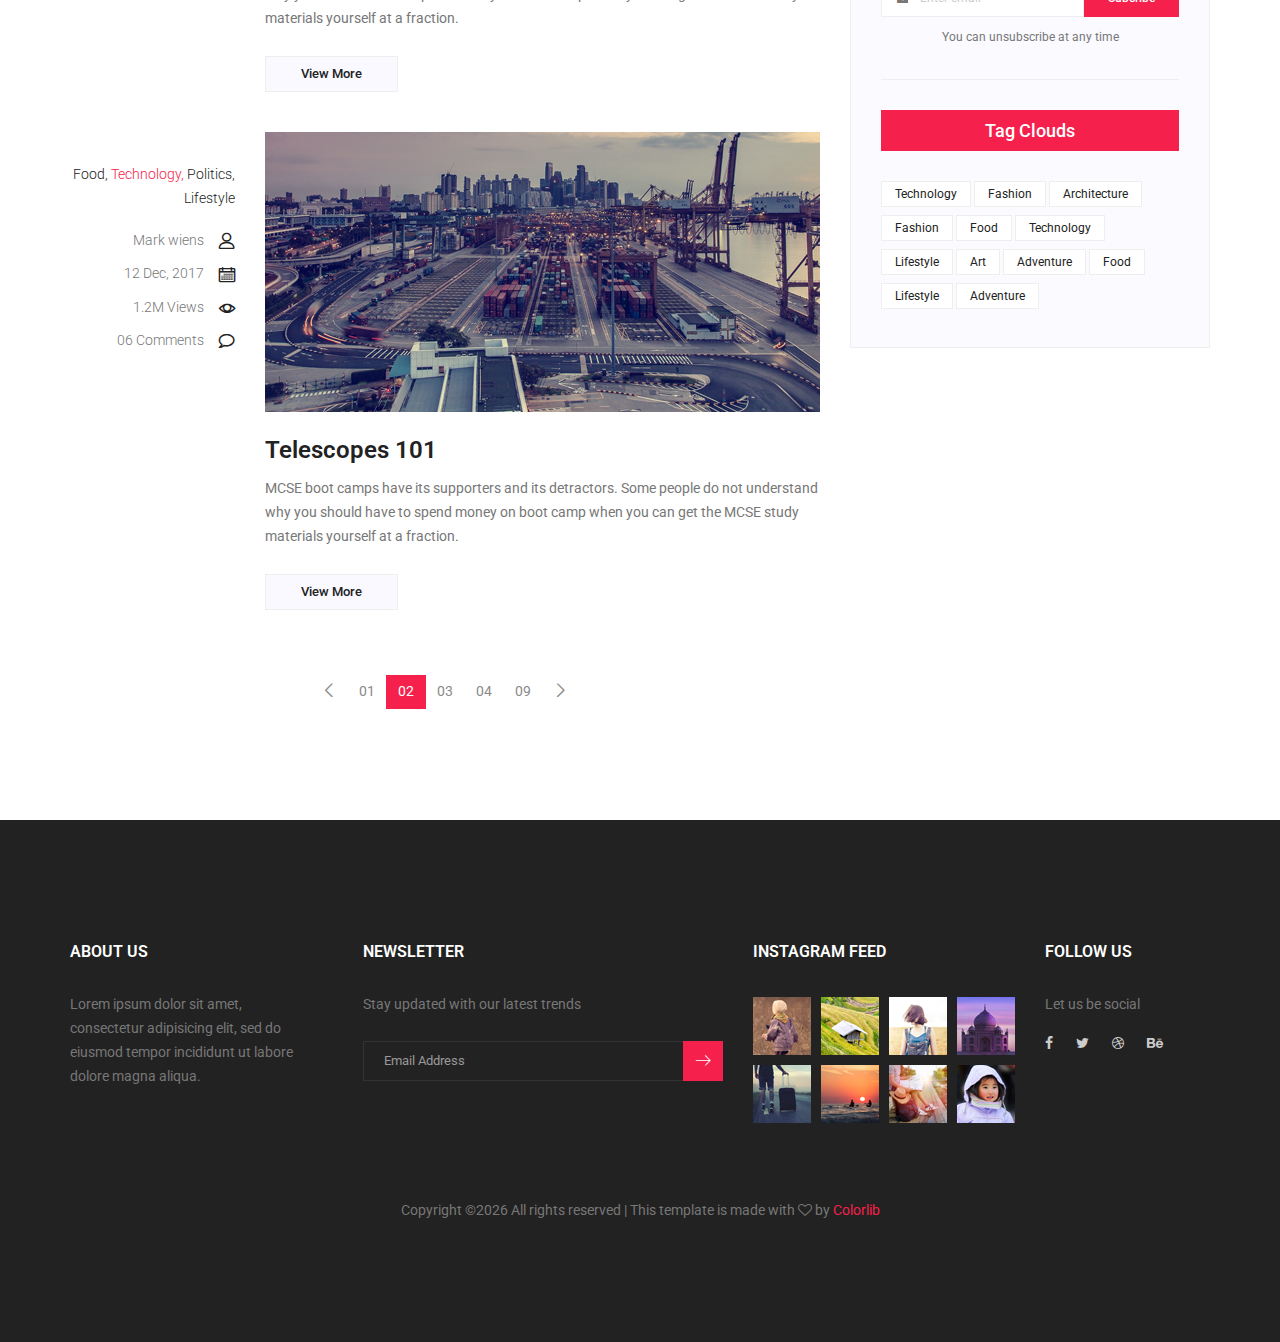
<file: blog.html>
<!doctype html>
<html lang="en">
    <head>
        <!-- Required meta tags -->
        <meta charset="utf-8">
        <meta name="viewport" content="width=device-width, initial-scale=1, shrink-to-fit=no">
        <link rel="icon" href="img/favicon.png" type="image/png">
        <title>Real State Multi</title>
        <!-- Bootstrap CSS -->
        <link rel="stylesheet" href="css/bootstrap.css">
        <link rel="stylesheet" href="vendors/linericon/style.css">
        <link rel="stylesheet" href="css/font-awesome.min.css">
        <link rel="stylesheet" href="vendors/owl-carousel/owl.carousel.min.css">
        <link rel="stylesheet" href="vendors/lightbox/simpleLightbox.css">
        <link rel="stylesheet" href="vendors/nice-select/css/nice-select.css">
        <link rel="stylesheet" href="vendors/animate-css/animate.css">
        <!-- main css -->
        <link rel="stylesheet" href="css/style.css">
        <link rel="stylesheet" href="css/responsive.css">
    </head>
    <body>
        
        <!--================Header Menu Area =================-->
        <header class="header_area">
            <div class="main_menu">
            	<nav class="navbar navbar-expand-lg navbar-light">
					<div class="container box_1620">
						<!-- Brand and toggle get grouped for better mobile display -->
						<a class="navbar-brand logo_h" href="index.html"><img src="img/logo.png" alt=""></a>
						<button class="navbar-toggler" type="button" data-toggle="collapse" data-target="#navbarSupportedContent" aria-controls="navbarSupportedContent" aria-expanded="false" aria-label="Toggle navigation">
							<span class="icon-bar"></span>
							<span class="icon-bar"></span>
							<span class="icon-bar"></span>
						</button>
						<!-- Collect the nav links, forms, and other content for toggling -->
						<div class="collapse navbar-collapse offset" id="navbarSupportedContent">
							<ul class="nav navbar-nav menu_nav ml-auto">
								<li class="nav-item"><a class="nav-link" href="index.html">Home</a></li> 
								<li class="nav-item"><a class="nav-link" href="about-us.html">About</a></li>
								<li class="nav-item"><a class="nav-link" href="properties.html">Properties</a></li>
								<li class="nav-item"><a class="nav-link" href="agents.html">Team</a></li>
								<li class="nav-item submenu dropdown">
									<a href="#" class="nav-link dropdown-toggle" data-toggle="dropdown" role="button" aria-haspopup="true" aria-expanded="false">Pages</a>
									<ul class="dropdown-menu">
										<li class="nav-item"><a class="nav-link" href="elements.html">Elements</a></li>
									</ul>
								</li> 
								<li class="nav-item submenu dropdown active">
									<a href="#" class="nav-link dropdown-toggle" data-toggle="dropdown" role="button" aria-haspopup="true" aria-expanded="false">Blog</a>
									<ul class="dropdown-menu">
										<li class="nav-item"><a class="nav-link" href="blog.html">Blog</a></li>
										<li class="nav-item"><a class="nav-link" href="single-blog.html">Blog Details</a></li>
									</ul>
								</li> 
								<li class="nav-item"><a class="nav-link" href="contact.html">Contact</a></li>
							</ul>
							<ul class="nav navbar-nav navbar-right">
								<li class="nav-item"><a href="#" class="search"><i class="lnr lnr-magnifier"></i></a></li>
							</ul>
						</div> 
					</div>
            	</nav>
            </div>
        </header>
        <!--================Header Menu Area =================-->
        
        <!--================Home Banner Area =================-->
        <section class="home_banner_area blog_banner">
            <div class="banner_inner d-flex align-items-center">
            	<div class="overlay bg-parallax" data-stellar-ratio="0.9" data-stellar-vertical-offset="0" data-background=""></div>
				<div class="container">
					<div class="blog_b_text text-center">
						<h2>Dude You’re Getting <br /> a Telescope</h2>
						<p>There is a moment in the life of any aspiring astronomer that it is time to buy that first</p>
						<a class="white_bg_btn" href="#">View More</a>
					</div>
				</div>
            </div>
        </section>
        <!--================End Home Banner Area =================-->
        
        <!--================Blog Categorie Area =================-->
        <section class="blog_categorie_area">
            <div class="container">
                <div class="row">
                    <div class="col-lg-4">
                        <div class="categories_post">
                            <img src="img/blog/cat-post/cat-post-3.jpg" alt="post">
                            <div class="categories_details">
                                <div class="categories_text">
                                    <a href="blog-details.html"><h5>Social Life</h5></a>
                                    <div class="border_line"></div>
                                    <p>Enjoy your social life together</p>
                                </div>
                            </div>
                        </div>
                    </div>
                    <div class="col-lg-4">
                        <div class="categories_post">
                            <img src="img/blog/cat-post/cat-post-2.jpg" alt="post">
                            <div class="categories_details">
                                <div class="categories_text">
                                    <a href="blog-details.html"><h5>Politics</h5></a>
                                    <div class="border_line"></div>
                                    <p>Be a part of politics</p>
                                </div>
                            </div>
                        </div>
                    </div>
                    <div class="col-lg-4">
                        <div class="categories_post">
                            <img src="img/blog/cat-post/cat-post-1.jpg" alt="post">
                            <div class="categories_details">
                                <div class="categories_text">
                                    <a href="blog-details.html"><h5>Food</h5></a>
                                    <div class="border_line"></div>
                                    <p>Let the food be finished</p>
                                </div>
                            </div>
                        </div>
                    </div>
                </div>
            </div>
        </section>
        <!--================Blog Categorie Area =================-->
        
        <!--================Blog Area =================-->
        <section class="blog_area">
            <div class="container">
                <div class="row">
                    <div class="col-lg-8">
                        <div class="blog_left_sidebar">
                            <article class="row blog_item">
                               <div class="col-md-3">
                                   <div class="blog_info text-right">
                                        <div class="post_tag">
                                            <a href="#">Food,</a>
                                            <a class="active" href="#">Technology,</a>
                                            <a href="#">Politics,</a>
                                            <a href="#">Lifestyle</a>
                                        </div>
                                        <ul class="blog_meta list">
                                            <li><a href="#">Mark wiens<i class="lnr lnr-user"></i></a></li>
                                            <li><a href="#">12 Dec, 2017<i class="lnr lnr-calendar-full"></i></a></li>
                                            <li><a href="#">1.2M Views<i class="lnr lnr-eye"></i></a></li>
                                            <li><a href="#">06 Comments<i class="lnr lnr-bubble"></i></a></li>
                                        </ul>
                                    </div>
                               </div>
                                <div class="col-md-9">
                                    <div class="blog_post">
                                        <img src="img/blog/main-blog/m-blog-1.jpg" alt="">
                                        <div class="blog_details">
                                            <a href="single-blog.html"><h2>Astronomy Binoculars A Great Alternative</h2></a>
                                            <p>MCSE boot camps have its supporters and its detractors. Some people do not understand why you should have to spend money on boot camp when you can get the MCSE study materials yourself at a fraction.</p>
                                            <a href="single-blog.html" class="white_bg_btn">View More</a>
                                        </div>
                                    </div>
                                </div>
                            </article>
                            <article class="row blog_item">
                               <div class="col-md-3">
                                   <div class="blog_info text-right">
                                        <div class="post_tag">
                                            <a href="#">Food,</a>
                                            <a class="active" href="#">Technology,</a>
                                            <a href="#">Politics,</a>
                                            <a href="#">Lifestyle</a>
                                        </div>
                                        <ul class="blog_meta list">
                                            <li><a href="#">Mark wiens<i class="lnr lnr-user"></i></a></li>
                                            <li><a href="#">12 Dec, 2017<i class="lnr lnr-calendar-full"></i></a></li>
                                            <li><a href="#">1.2M Views<i class="lnr lnr-eye"></i></a></li>
                                            <li><a href="#">06 Comments<i class="lnr lnr-bubble"></i></a></li>
                                        </ul>
                                    </div>
                               </div>
                                <div class="col-md-9">
                                    <div class="blog_post">
                                        <img src="img/blog/main-blog/m-blog-2.jpg" alt="">
                                        <div class="blog_details">
                                            <a href="single-blog.html"><h2>The Basics Of Buying A Telescope</h2></a>
                                            <p>MCSE boot camps have its supporters and its detractors. Some people do not understand why you should have to spend money on boot camp when you can get the MCSE study materials yourself at a fraction.</p>
                                            <a href="single-blog.html" class="white_bg_btn">View More</a>
                                        </div>
                                    </div>
                                </div>
                            </article>
                            <article class="row blog_item">
                               <div class="col-md-3">
                                   <div class="blog_info text-right">
                                        <div class="post_tag">
                                            <a href="#">Food,</a>
                                            <a class="active" href="#">Technology,</a>
                                            <a href="#">Politics,</a>
                                            <a href="#">Lifestyle</a>
                                        </div>
                                        <ul class="blog_meta list">
                                            <li><a href="#">Mark wiens<i class="lnr lnr-user"></i></a></li>
                                            <li><a href="#">12 Dec, 2017<i class="lnr lnr-calendar-full"></i></a></li>
                                            <li><a href="#">1.2M Views<i class="lnr lnr-eye"></i></a></li>
                                            <li><a href="#">06 Comments<i class="lnr lnr-bubble"></i></a></li>
                                        </ul>
                                    </div>
                               </div>
                                <div class="col-md-9">
                                    <div class="blog_post">
                                        <img src="img/blog/main-blog/m-blog-3.jpg" alt="">
                                        <div class="blog_details">
                                            <a href="single-blog.html"><h2>The Glossary Of Telescopes</h2></a>
                                            <p>MCSE boot camps have its supporters and its detractors. Some people do not understand why you should have to spend money on boot camp when you can get the MCSE study materials yourself at a fraction.</p>
                                            <a href="single-blog.html" class="white_bg_btn">View More</a>
                                        </div>
                                    </div>
                                </div>
                            </article>
                            <article class="row blog_item">
                               <div class="col-md-3">
                                   <div class="blog_info text-right">
                                        <div class="post_tag">
                                            <a href="#">Food,</a>
                                            <a class="active" href="#">Technology,</a>
                                            <a href="#">Politics,</a>
                                            <a href="#">Lifestyle</a>
                                        </div>
                                        <ul class="blog_meta list">
                                            <li><a href="#">Mark wiens<i class="lnr lnr-user"></i></a></li>
                                            <li><a href="#">12 Dec, 2017<i class="lnr lnr-calendar-full"></i></a></li>
                                            <li><a href="#">1.2M Views<i class="lnr lnr-eye"></i></a></li>
                                            <li><a href="#">06 Comments<i class="lnr lnr-bubble"></i></a></li>
                                        </ul>
                                    </div>
                               </div>
                                <div class="col-md-9">
                                    <div class="blog_post">
                                        <img src="img/blog/main-blog/m-blog-4.jpg" alt="">
                                        <div class="blog_details">
                                            <a href="single-blog.html"><h2>The Night Sky</h2></a>
                                            <p>MCSE boot camps have its supporters and its detractors. Some people do not understand why you should have to spend money on boot camp when you can get the MCSE study materials yourself at a fraction.</p>
                                            <a href="single-blog.html" class="white_bg_btn">View More</a>
                                        </div>
                                    </div>
                                </div>
                            </article>
                            <article class="row blog_item">
                               <div class="col-md-3">
                                   <div class="blog_info text-right">
                                        <div class="post_tag">
                                            <a href="#">Food,</a>
                                            <a class="active" href="#">Technology,</a>
                                            <a href="#">Politics,</a>
                                            <a href="#">Lifestyle</a>
                                        </div>
                                        <ul class="blog_meta list">
                                            <li><a href="#">Mark wiens<i class="lnr lnr-user"></i></a></li>
                                            <li><a href="#">12 Dec, 2017<i class="lnr lnr-calendar-full"></i></a></li>
                                            <li><a href="#">1.2M Views<i class="lnr lnr-eye"></i></a></li>
                                            <li><a href="#">06 Comments<i class="lnr lnr-bubble"></i></a></li>
                                        </ul>
                                    </div>
                               </div>
                                <div class="col-md-9">
                                    <div class="blog_post">
                                        <img src="img/blog/main-blog/m-blog-5.jpg" alt="">
                                        <div class="blog_details">
                                            <a href="single-blog.html"><h2>Telescopes 101</h2></a>
                                            <p>MCSE boot camps have its supporters and its detractors. Some people do not understand why you should have to spend money on boot camp when you can get the MCSE study materials yourself at a fraction.</p>
                                            <a href="single-blog.html" class="white_bg_btn">View More</a>
                                        </div>
                                    </div>
                                </div>
                            </article>
                            <nav class="blog-pagination justify-content-center d-flex">
		                        <ul class="pagination">
		                            <li class="page-item">
		                                <a href="#" class="page-link" aria-label="Previous">
		                                    <span aria-hidden="true">
		                                        <span class="lnr lnr-chevron-left"></span>
		                                    </span>
		                                </a>
		                            </li>
		                            <li class="page-item"><a href="#" class="page-link">01</a></li>
		                            <li class="page-item active"><a href="#" class="page-link">02</a></li>
		                            <li class="page-item"><a href="#" class="page-link">03</a></li>
		                            <li class="page-item"><a href="#" class="page-link">04</a></li>
		                            <li class="page-item"><a href="#" class="page-link">09</a></li>
		                            <li class="page-item">
		                                <a href="#" class="page-link" aria-label="Next">
		                                    <span aria-hidden="true">
		                                        <span class="lnr lnr-chevron-right"></span>
		                                    </span>
		                                </a>
		                            </li>
		                        </ul>
		                    </nav>
                        </div>
                    </div>
                    <div class="col-lg-4">
                        <div class="blog_right_sidebar">
                            <aside class="single_sidebar_widget search_widget">
                                <div class="input-group">
                                    <input type="text" class="form-control" placeholder="Search Posts">
                                    <span class="input-group-btn">
                                        <button class="btn btn-default" type="button"><i class="lnr lnr-magnifier"></i></button>
                                    </span>
                                </div><!-- /input-group -->
                                <div class="br"></div>
                            </aside>
                            <aside class="single_sidebar_widget author_widget">
                                <img class="author_img rounded-circle" src="img/blog/author.png" alt="">
                                <h4>Charlie Barber</h4>
                                <p>Senior blog writer</p>
                                <div class="social_icon">
                                    <a href="#"><i class="fa fa-facebook"></i></a>
                                    <a href="#"><i class="fa fa-twitter"></i></a>
                                    <a href="#"><i class="fa fa-github"></i></a>
                                    <a href="#"><i class="fa fa-behance"></i></a>
                                </div>
                                <p>Boot camps have its supporters andit sdetractors. Some people do not understand why you should have to spend money on boot camp when you can get. Boot camps have itssuppor ters andits detractors.</p>
                                <div class="br"></div>
                            </aside>
                            <aside class="single_sidebar_widget popular_post_widget">
                                <h3 class="widget_title">Popular Posts</h3>
                                <div class="media post_item">
                                    <img src="img/blog/popular-post/post1.jpg" alt="post">
                                    <div class="media-body">
                                        <a href="blog-details.html"><h3>Space The Final Frontier</h3></a>
                                        <p>02 Hours ago</p>
                                    </div>
                                </div>
                                <div class="media post_item">
                                    <img src="img/blog/popular-post/post2.jpg" alt="post">
                                    <div class="media-body">
                                        <a href="blog-details.html"><h3>The Amazing Hubble</h3></a>
                                        <p>02 Hours ago</p>
                                    </div>
                                </div>
                                <div class="media post_item">
                                    <img src="img/blog/popular-post/post3.jpg" alt="post">
                                    <div class="media-body">
                                        <a href="blog-details.html"><h3>Astronomy Or Astrology</h3></a>
                                        <p>03 Hours ago</p>
                                    </div>
                                </div>
                                <div class="media post_item">
                                    <img src="img/blog/popular-post/post4.jpg" alt="post">
                                    <div class="media-body">
                                        <a href="blog-details.html"><h3>Asteroids telescope</h3></a>
                                        <p>01 Hours ago</p>
                                    </div>
                                </div>
                                <div class="br"></div>
                            </aside>
                            <aside class="single_sidebar_widget ads_widget">
                                <a href="#"><img class="img-fluid" src="img/blog/add.jpg" alt=""></a>
                                <div class="br"></div>
                            </aside>
                            <aside class="single_sidebar_widget post_category_widget">
                                <h4 class="widget_title">Post Catgories</h4>
                                <ul class="list cat-list">
                                    <li>
                                        <a href="#" class="d-flex justify-content-between">
                                            <p>Technology</p>
                                            <p>37</p>
                                        </a>
                                    </li>
                                    <li>
                                        <a href="#" class="d-flex justify-content-between">
                                            <p>Lifestyle</p>
                                            <p>24</p>
                                        </a>
                                    </li>
                                    <li>
                                        <a href="#" class="d-flex justify-content-between">
                                            <p>Fashion</p>
                                            <p>59</p>
                                        </a>
                                    </li>
                                    <li>
                                        <a href="#" class="d-flex justify-content-between">
                                            <p>Art</p>
                                            <p>29</p>
                                        </a>
                                    </li>
                                    <li>
                                        <a href="#" class="d-flex justify-content-between">
                                            <p>Food</p>
                                            <p>15</p>
                                        </a>
                                    </li>
                                    <li>
                                        <a href="#" class="d-flex justify-content-between">
                                            <p>Architecture</p>
                                            <p>09</p>
                                        </a>
                                    </li>
                                    <li>
                                        <a href="#" class="d-flex justify-content-between">
                                            <p>Adventure</p>
                                            <p>44</p>
                                        </a>
                                    </li>															
                                </ul>
                                <div class="br"></div>
                            </aside>
                            <aside class="single-sidebar-widget newsletter_widget">
                                <h4 class="widget_title">Newsletter</h4>
                                <p>
                                Here, I focus on a range of items and features that we use in life without
                                giving them a second thought.
                                </p>
                                <div class="form-group d-flex flex-row">
                                    <div class="input-group">
                                        <div class="input-group-prepend">
                                            <div class="input-group-text"><i class="fa fa-envelope" aria-hidden="true"></i></div>
                                        </div>
                                        <input type="text" class="form-control" id="inlineFormInputGroup" placeholder="Enter email" onfocus="this.placeholder = ''" onblur="this.placeholder = 'Enter email'">
                                    </div>
                                    <a href="#" class="bbtns">Subcribe</a>
                                </div>	
                                <p class="text-bottom">You can unsubscribe at any time</p>	
                                <div class="br"></div>							
                            </aside>
                            <aside class="single-sidebar-widget tag_cloud_widget">
                                <h4 class="widget_title">Tag Clouds</h4>
                                <ul class="list">
                                    <li><a href="#">Technology</a></li>
                                    <li><a href="#">Fashion</a></li>
                                    <li><a href="#">Architecture</a></li>
                                    <li><a href="#">Fashion</a></li>
                                    <li><a href="#">Food</a></li>
                                    <li><a href="#">Technology</a></li>
                                    <li><a href="#">Lifestyle</a></li>
                                    <li><a href="#">Art</a></li>
                                    <li><a href="#">Adventure</a></li>
                                    <li><a href="#">Food</a></li>
                                    <li><a href="#">Lifestyle</a></li>
                                    <li><a href="#">Adventure</a></li>
                                </ul>
                            </aside>
                        </div>
                    </div>
                </div>
            </div>
        </section>
        <!--================Blog Area =================-->
        
        <!--================ start footer Area  =================-->	
        <footer class="footer-area p_120">
            <div class="container">
                <div class="row">
                    <div class="col-lg-3  col-md-6 col-sm-6">
                        <div class="single-footer-widget">
                            <h6 class="footer_title">About Us</h6>
                            <p>Lorem ipsum dolor sit amet, consectetur adipisicing elit, sed do eiusmod tempor incididunt ut labore dolore magna aliqua.</p>
                        </div>
                    </div>
                    <div class="col-lg-4 col-md-6 col-sm-6">
                        <div class="single-footer-widget">
                            <h6 class="footer_title">Newsletter</h6>
                            <p>Stay updated with our latest trends</p>		
                            <div id="mc_embed_signup">
                                <form target="_blank" action="https://spondonit.us12.list-manage.com/subscribe/post?u=1462626880ade1ac87bd9c93a&amp;id=92a4423d01" method="get" class="subscribe_form relative">
                                    <div class="input-group d-flex flex-row">
                                        <input name="EMAIL" placeholder="Email Address" onfocus="this.placeholder = ''" onblur="this.placeholder = 'Email Address '" required="" type="email">
                                        <button class="btn sub-btn"><span class="lnr lnr-arrow-right"></span></button>		
                                    </div>									
                                    <div class="mt-10 info"></div>
                                </form>
                            </div>
                        </div>
                    </div>
                    <div class="col-lg-3 col-md-6 col-sm-6">
                        <div class="single-footer-widget instafeed">
                            <h6 class="footer_title">Instagram Feed</h6>
                            <ul class="list instafeed d-flex flex-wrap">
                                <li><img src="img/instagram/Image-01.jpg" alt=""></li>
                                <li><img src="img/instagram/Image-02.jpg" alt=""></li>
                                <li><img src="img/instagram/Image-03.jpg" alt=""></li>
                                <li><img src="img/instagram/Image-04.jpg" alt=""></li>
                                <li><img src="img/instagram/Image-05.jpg" alt=""></li>
                                <li><img src="img/instagram/Image-06.jpg" alt=""></li>
                                <li><img src="img/instagram/Image-07.jpg" alt=""></li>
                                <li><img src="img/instagram/Image-08.jpg" alt=""></li>
                            </ul>
                        </div>
                    </div>	
                    <div class="col-lg-2 col-md-6 col-sm-6">
                        <div class="single-footer-widget f_social_wd">
                            <h6 class="footer_title">Follow Us</h6>
                            <p>Let us be social</p>
                            <div class="f_social">
                            	<a href="#"><i class="fa fa-facebook"></i></a>
								<a href="#"><i class="fa fa-twitter"></i></a>
								<a href="#"><i class="fa fa-dribbble"></i></a>
								<a href="#"><i class="fa fa-behance"></i></a>
                            </div>
                        </div>
                    </div>						
                </div>
                <div class="row footer-bottom d-flex justify-content-between align-items-center">
                    <p class="col-lg-12 footer-text text-center"><!-- Link back to Colorlib can't be removed. Template is licensed under CC BY 3.0. -->
Copyright &copy;<script>document.write(new Date().getFullYear());</script> All rights reserved | This template is made with <i class="fa fa-heart-o" aria-hidden="true"></i> by <a href="https://colorlib.com" target="_blank">Colorlib</a>
<!-- Link back to Colorlib can't be removed. Template is licensed under CC BY 3.0. --></p>
                </div>
            </div>
        </footer>
		<!--================ End footer Area  =================-->
        
        
        
        
        <!-- Optional JavaScript -->
        <!-- jQuery first, then Popper.js, then Bootstrap JS -->
        <script src="js/jquery-3.2.1.min.js"></script>
        <script src="js/popper.js"></script>
        <script src="js/bootstrap.min.js"></script>
        <script src="js/stellar.js"></script>
        <script src="vendors/lightbox/simpleLightbox.min.js"></script>
        <script src="vendors/nice-select/js/jquery.nice-select.min.js"></script>
        <script src="vendors/isotope/imagesloaded.pkgd.min.js"></script>
        <script src="vendors/isotope/isotope-min.js"></script>
        <script src="vendors/owl-carousel/owl.carousel.min.js"></script>
        <script src="vendors/jquery-ui/jquery-ui.js"></script>
        <script src="js/jquery.ajaxchimp.min.js"></script>
        <script src="js/mail-script.js"></script>
        <script src="vendors/jquery-ui/jquery-ui.js"></script>
        <script src="js/theme.js"></script>
    </body>
</html>
</file>
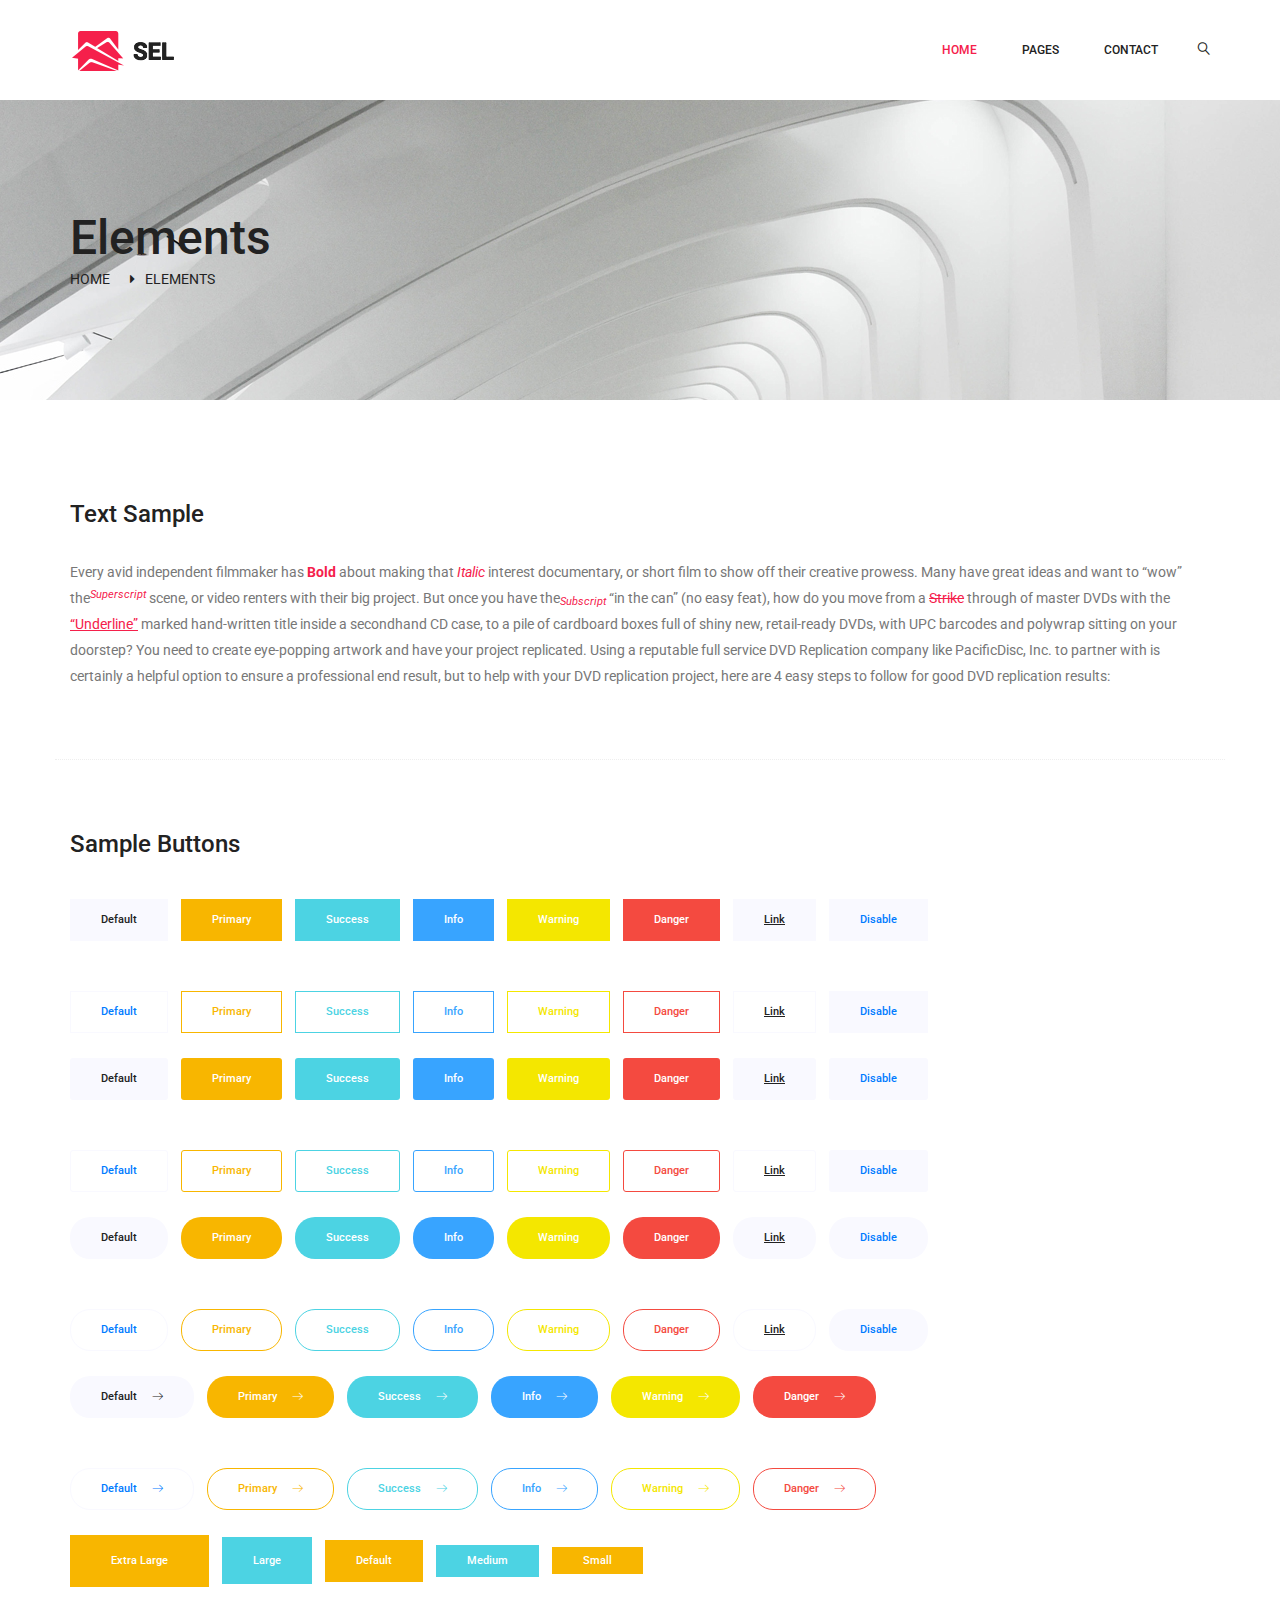
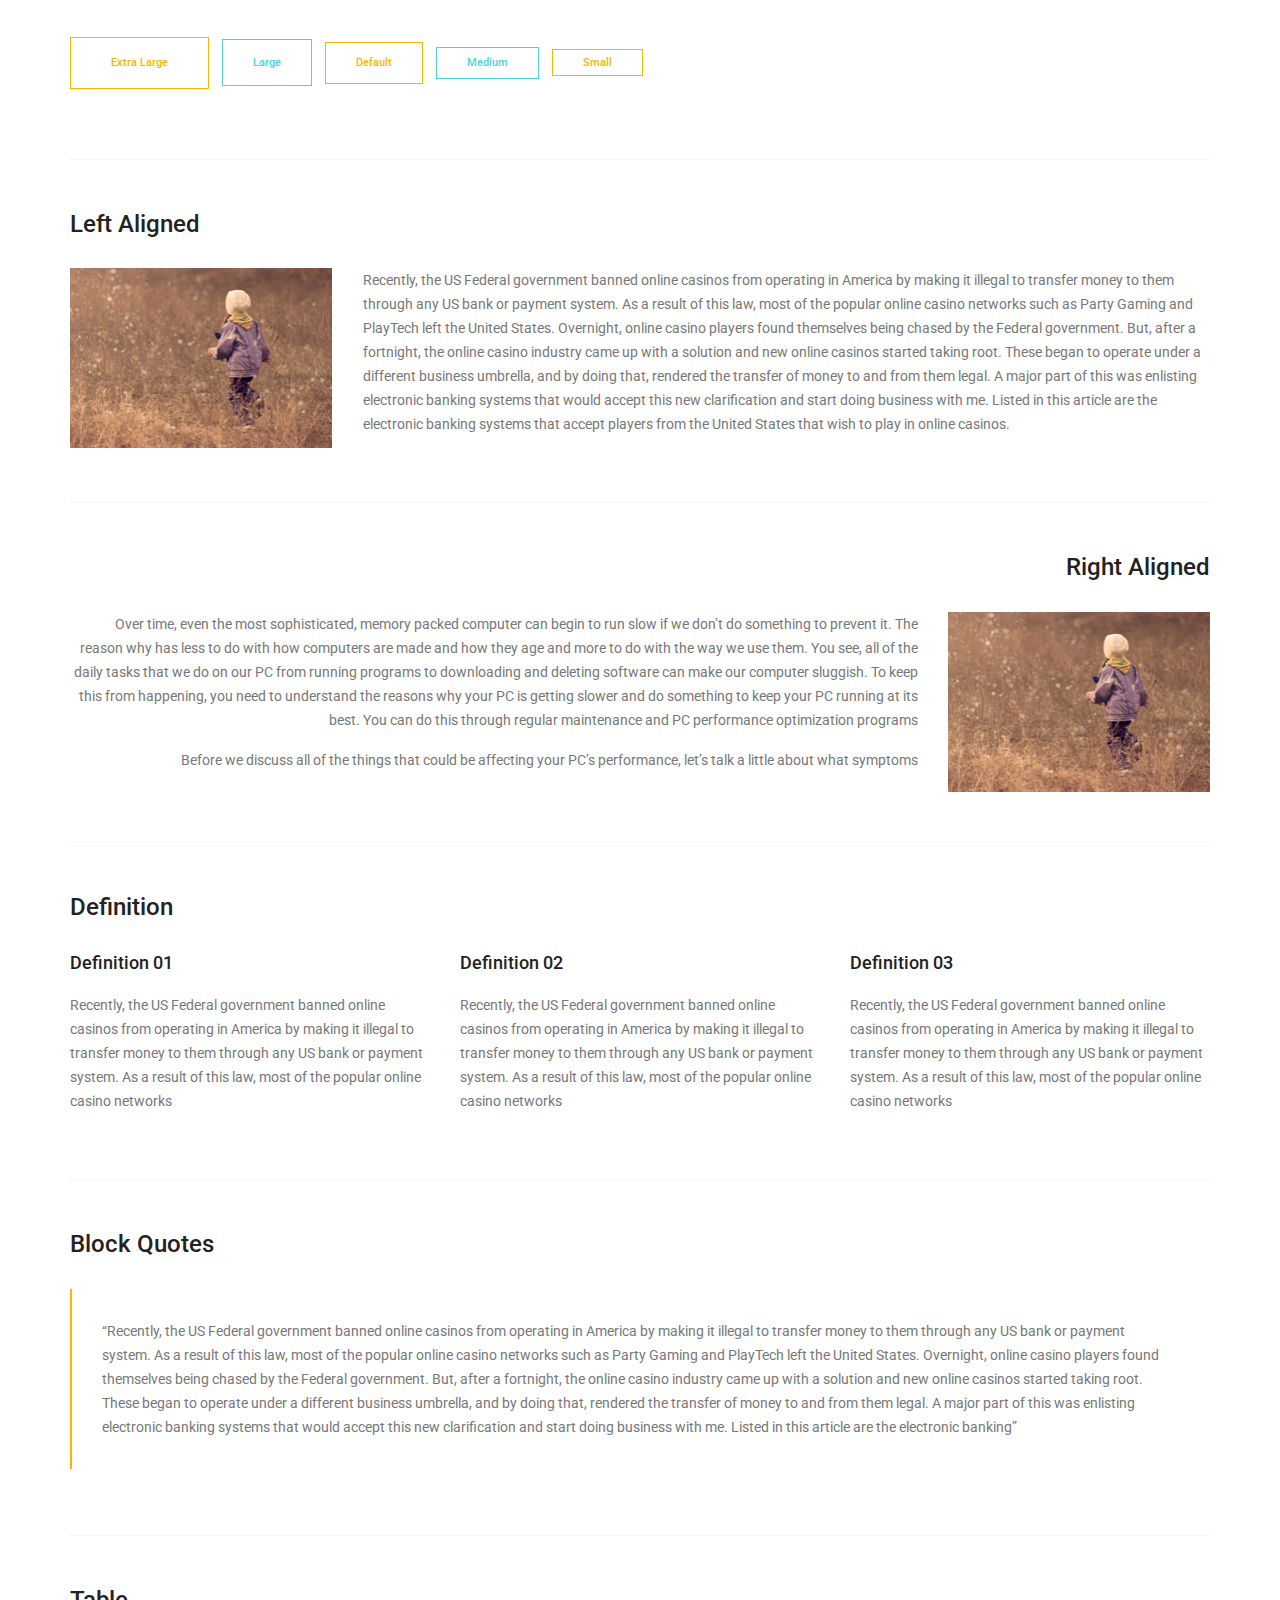
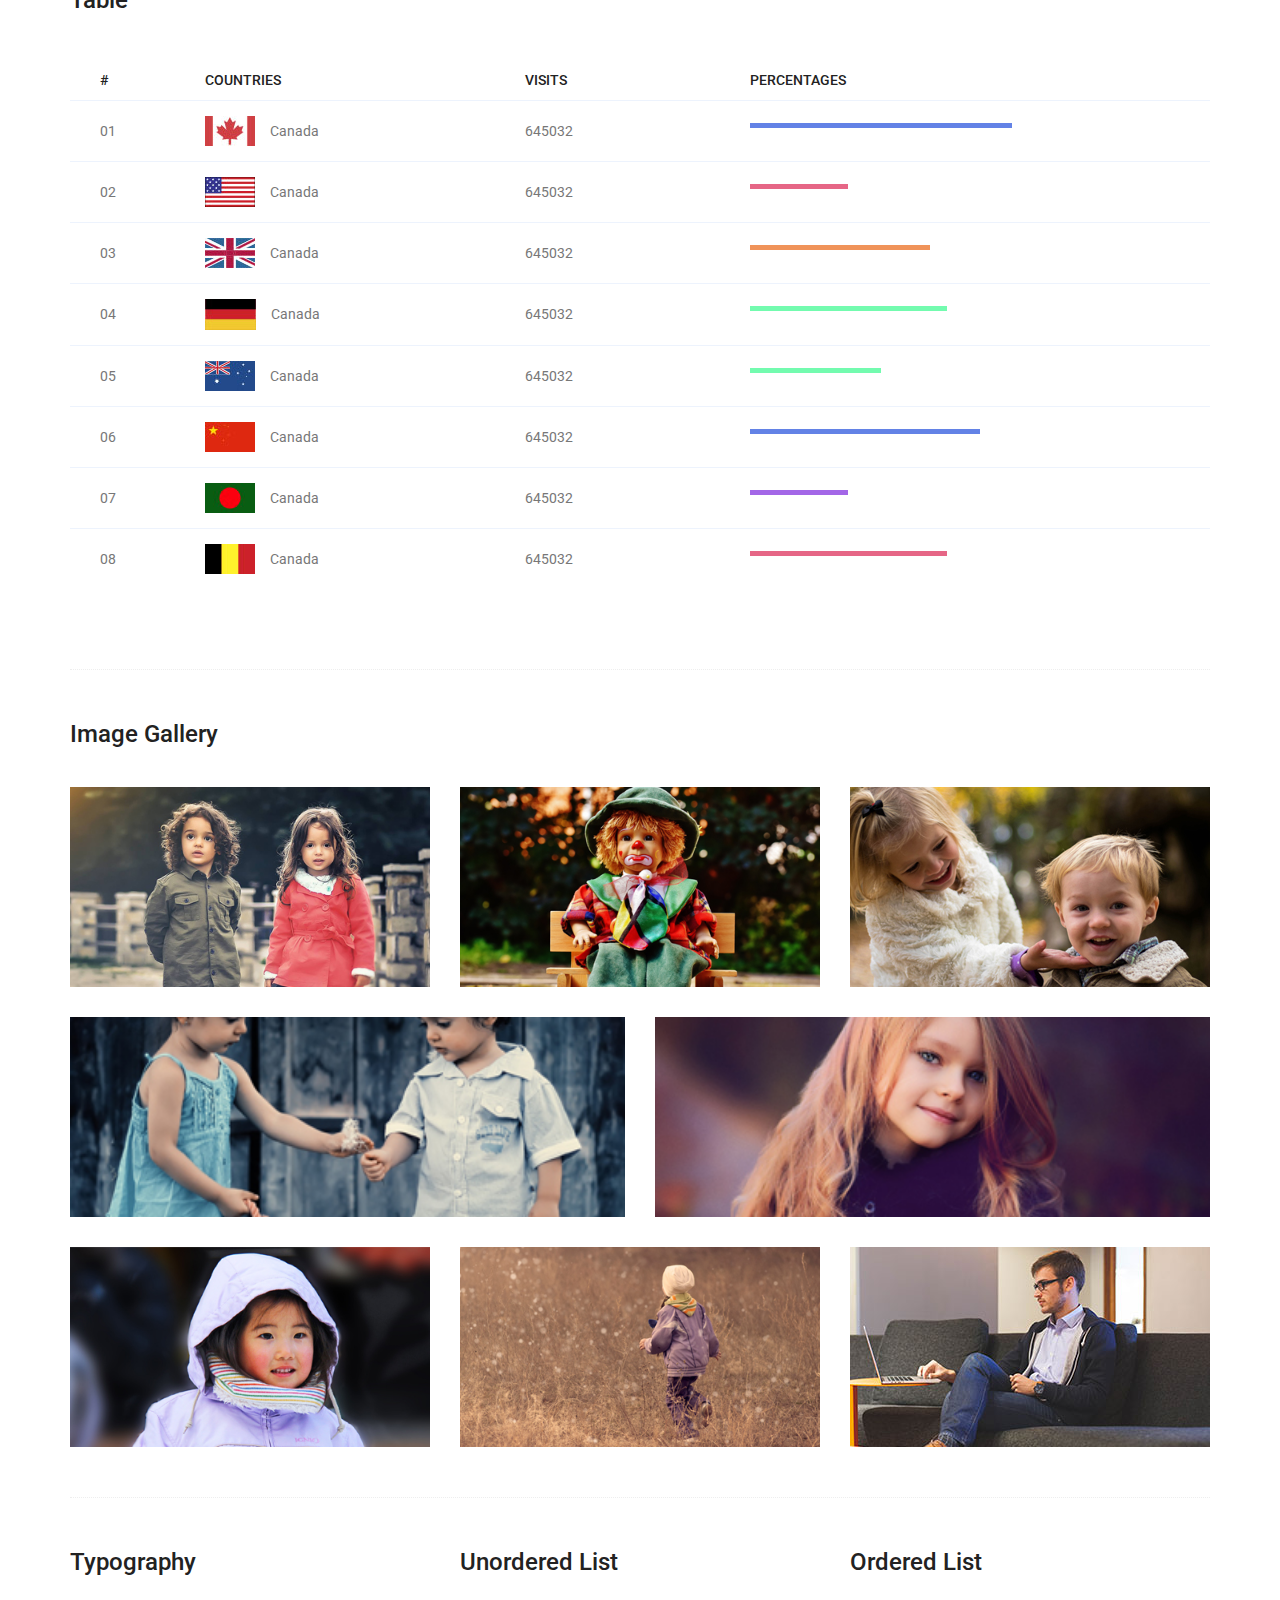
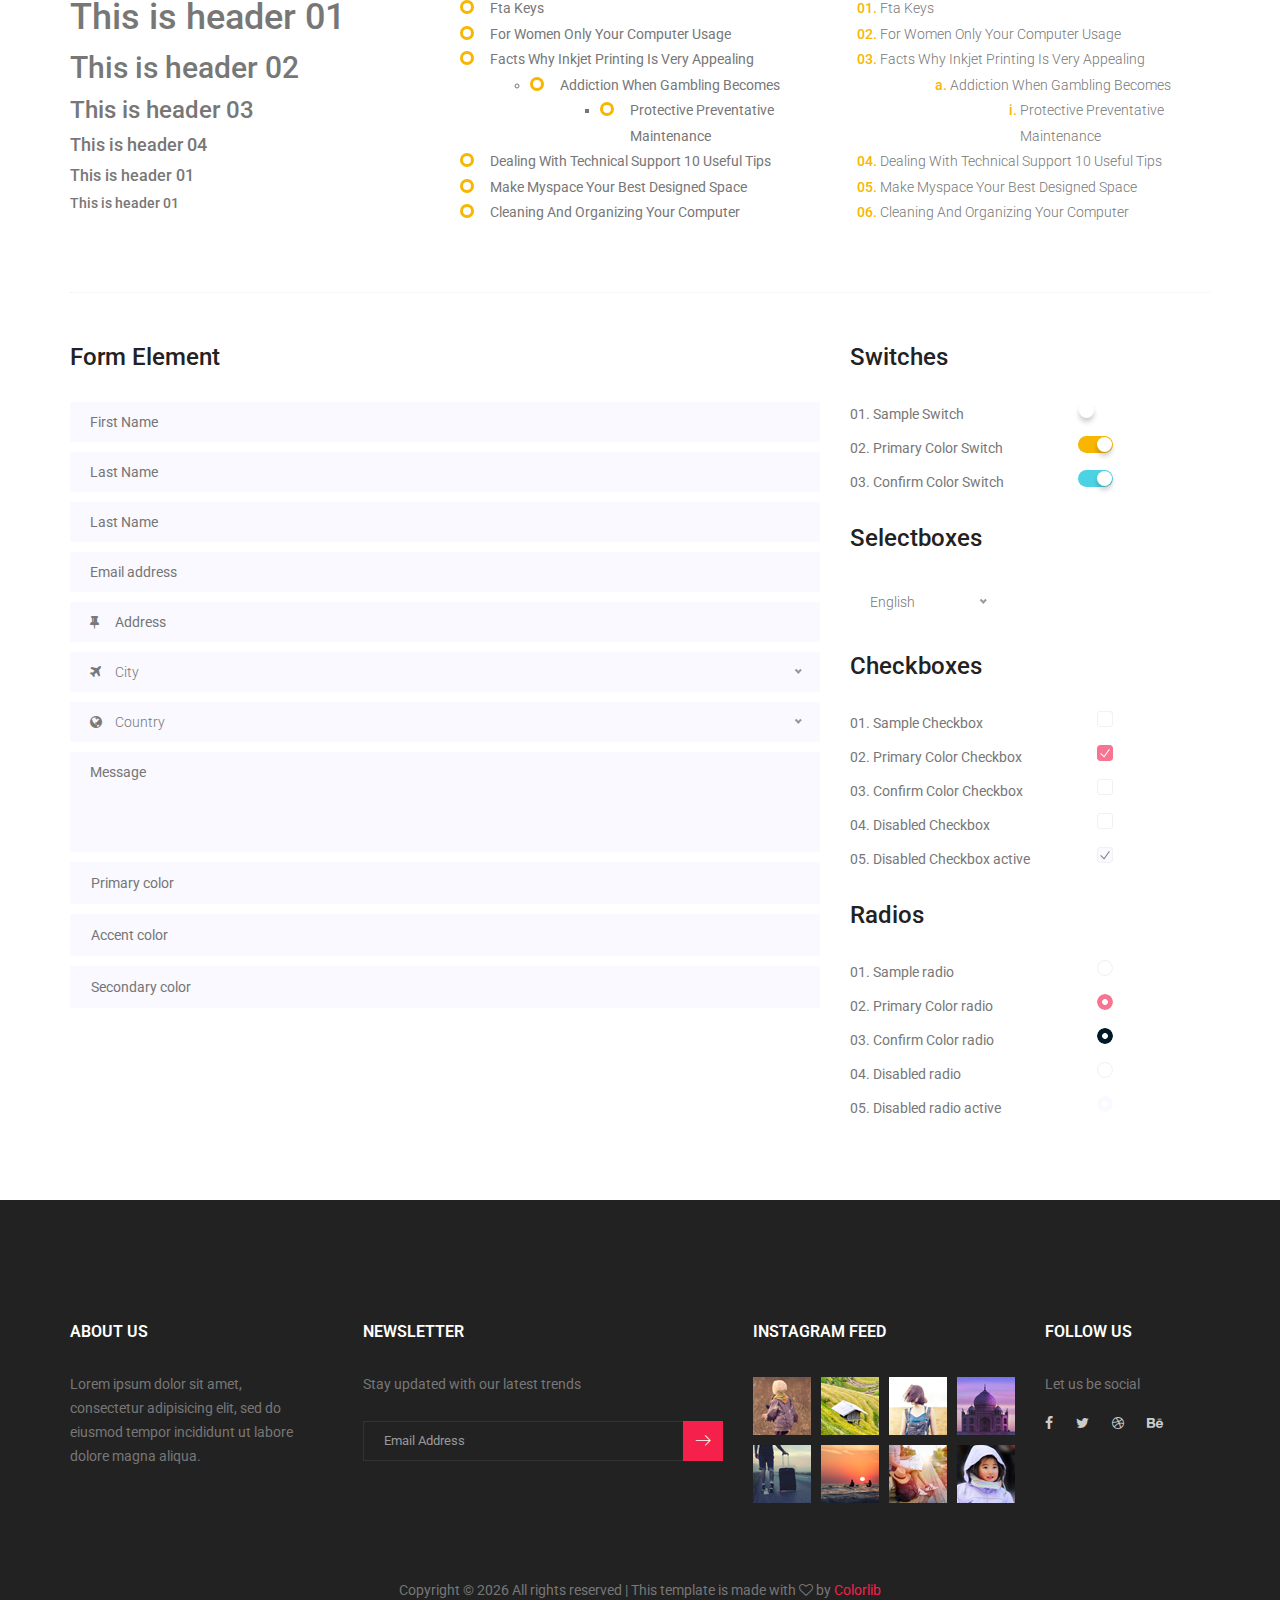
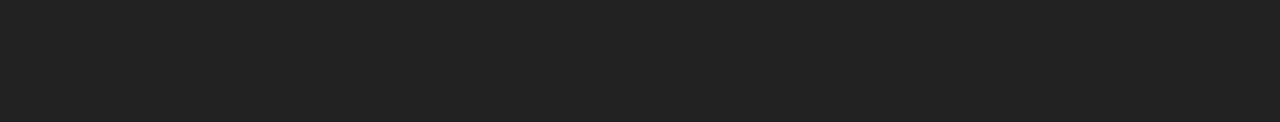
<file: elements.html>
<!doctype html>
<html lang="en">

<head>
	<!-- Required meta tags -->
	<meta charset="utf-8">
	<meta name="viewport" content="width=device-width, initial-scale=1, shrink-to-fit=no">
	<link rel="icon" href="img/favicon.png" type="image/png">
	<title>Real State Multi</title>
	<!-- Bootstrap CSS -->
	<link rel="stylesheet" href="css/bootstrap.css">
	<link rel="stylesheet" href="vendors/linericon/style.css">
	<link rel="stylesheet" href="css/font-awesome.min.css">
	<link rel="stylesheet" href="vendors/owl-carousel/owl.carousel.min.css">
	<link rel="stylesheet" href="vendors/lightbox/simpleLightbox.css">
	<link rel="stylesheet" href="vendors/nice-select/css/nice-select.css">
	<link rel="stylesheet" href="vendors/animate-css/animate.css">
	<!-- main css -->
	<link rel="stylesheet" href="css/style.css">
	<link rel="stylesheet" href="css/responsive.css">
</head>

<body>

	<!--================Header Menu Area =================-->
	<header class="header_area">
		<div class="main_menu">
			<nav class="navbar navbar-expand-lg navbar-light">
				<div class="container box_1620">
					<!-- Brand and toggle get grouped for better mobile display -->
					<a class="navbar-brand logo_h" href="index.html"><img src="img/logo.png" alt=""></a>
					<button class="navbar-toggler" type="button" data-toggle="collapse" data-target="#navbarSupportedContent"
						aria-controls="navbarSupportedContent" aria-expanded="false" aria-label="Toggle navigation">
						<span class="icon-bar"></span>
						<span class="icon-bar"></span>
						<span class="icon-bar"></span>
					</button>
					<!-- Collect the nav links, forms, and other content for toggling -->
					<div class="collapse navbar-collapse offset" id="navbarSupportedContent">
						<ul class="nav navbar-nav menu_nav ml-auto">
							<li class="nav-item active"><a class="nav-link" href="index.html">Home</a></li>
							<li class="nav-item submenu dropdown">
								<a href="#" class="nav-link dropdown-toggle" data-toggle="dropdown" role="button" aria-haspopup="true"
									aria-expanded="false">Pages</a>
								<ul class="dropdown-menu">
									<li class="nav-item"><a class="nav-link" href="elements.html">Elements</a></li>
								</ul>
							</li>
							<!-- <li class="nav-item"><a class="nav-link" href="about-us.html">About</a></li>
																<li class="nav-item"><a class="nav-link" href="properties.html">Properties</a></li>
																<li class="nav-item"><a class="nav-link" href="agents.html">Team</a></li>
																<li class="nav-item submenu dropdown">
																	<a href="#" class="nav-link dropdown-toggle" data-toggle="dropdown" role="button" aria-haspopup="true" aria-expanded="false">Blog</a>
																	<ul class="dropdown-menu">
																		<li class="nav-item"><a class="nav-link" href="blog.html">Blog</a></li>
																		<li class="nav-item"><a class="nav-link" href="single-blog.html">Blog Details</a></li>
																	</ul>
																</li>  -->
							<li class="nav-item"><a class="nav-link" href="contact.html">Contact</a></li>
						</ul>
						<ul class="nav navbar-nav navbar-right">
							<li class="nav-item"><a href="#" class="search"><i class="lnr lnr-magnifier"></i></a></li>
						</ul>
					</div>
				</div>
			</nav>
		</div>
	</header>
	<!--================Header Menu Area =================-->

	<!--================Home Banner Area =================-->
	<section class="banner_area">
		<div class="banner_inner d-flex align-items-center">
			<div class="overlay bg-parallax" data-stellar-ratio="0.9" data-stellar-vertical-offset="0" data-background="">
			</div>
			<div class="container">
				<div class="banner_content">
					<h2>Elements</h2>
					<div class="page_link">
						<a href="index.html">Home</a>
						<a href="elements.html">Elements</a>
					</div>
				</div>
			</div>
		</div>
	</section>
	<!--================End Home Banner Area =================-->


	<!-- Start Sample Area -->
	<section class="sample-text-area">
		<div class="container">
			<h3 class="text-heading title_color">Text Sample</h3>
			<p class="sample-text">
				Every avid independent filmmaker has <b>Bold</b> about making that <i>Italic</i> interest documentary, or short
				film to show off their creative prowess. Many have great ideas and want to “wow” the<sup>Superscript</sup>
				scene, or video renters with their big project. But once you have the<sub>Subscript</sub> “in the can” (no easy
				feat), how do you move from a <del>Strike</del> through of master DVDs with the <u>“Underline”</u> marked
				hand-written title inside a secondhand CD case, to a pile of cardboard boxes full of shiny new, retail-ready
				DVDs, with UPC barcodes and polywrap sitting on your doorstep? You need to create eye-popping artwork and have
				your project replicated. Using a reputable full service DVD Replication company like PacificDisc, Inc. to
				partner with is certainly a helpful option to ensure a professional end result, but to help with your DVD
				replication project, here are 4 easy steps to follow for good DVD replication results:

			</p>
		</div>
	</section>
	<!-- End Sample Area -->
	<!-- Start Button -->
	<section class="button-area">
		<div class="container border-top-generic">
			<h3 class="text-heading title_color">Sample Buttons</h3>
			<div class="button-group-area">
				<a href="#" class="genric-btn default">Default</a>
				<a href="#" class="genric-btn primary">Primary</a>
				<a href="#" class="genric-btn success">Success</a>
				<a href="#" class="genric-btn info">Info</a>
				<a href="#" class="genric-btn warning">Warning</a>
				<a href="#" class="genric-btn danger">Danger</a>
				<a href="#" class="genric-btn link">Link</a>
				<a href="#" class="genric-btn disable">Disable</a>
			</div>
			<div class="button-group-area mt-10">
				<a href="#" class="genric-btn default-border">Default</a>
				<a href="#" class="genric-btn primary-border">Primary</a>
				<a href="#" class="genric-btn success-border">Success</a>
				<a href="#" class="genric-btn info-border">Info</a>
				<a href="#" class="genric-btn warning-border">Warning</a>
				<a href="#" class="genric-btn danger-border">Danger</a>
				<a href="#" class="genric-btn link-border">Link</a>
				<a href="#" class="genric-btn disable">Disable</a>
			</div>
			<div class="button-group-area mt-40">
				<a href="#" class="genric-btn default radius">Default</a>
				<a href="#" class="genric-btn primary radius">Primary</a>
				<a href="#" class="genric-btn success radius">Success</a>
				<a href="#" class="genric-btn info radius">Info</a>
				<a href="#" class="genric-btn warning radius">Warning</a>
				<a href="#" class="genric-btn danger radius">Danger</a>
				<a href="#" class="genric-btn link radius">Link</a>
				<a href="#" class="genric-btn disable radius">Disable</a>
			</div>
			<div class="button-group-area mt-10">
				<a href="#" class="genric-btn default-border radius">Default</a>
				<a href="#" class="genric-btn primary-border radius">Primary</a>
				<a href="#" class="genric-btn success-border radius">Success</a>
				<a href="#" class="genric-btn info-border radius">Info</a>
				<a href="#" class="genric-btn warning-border radius">Warning</a>
				<a href="#" class="genric-btn danger-border radius">Danger</a>
				<a href="#" class="genric-btn link-border radius">Link</a>
				<a href="#" class="genric-btn disable radius">Disable</a>
			</div>
			<div class="button-group-area mt-40">
				<a href="#" class="genric-btn default circle">Default</a>
				<a href="#" class="genric-btn primary circle">Primary</a>
				<a href="#" class="genric-btn success circle">Success</a>
				<a href="#" class="genric-btn info circle">Info</a>
				<a href="#" class="genric-btn warning circle">Warning</a>
				<a href="#" class="genric-btn danger circle">Danger</a>
				<a href="#" class="genric-btn link circle">Link</a>
				<a href="#" class="genric-btn disable circle">Disable</a>
			</div>
			<div class="button-group-area mt-10">
				<a href="#" class="genric-btn default-border circle">Default</a>
				<a href="#" class="genric-btn primary-border circle">Primary</a>
				<a href="#" class="genric-btn success-border circle">Success</a>
				<a href="#" class="genric-btn info-border circle">Info</a>
				<a href="#" class="genric-btn warning-border circle">Warning</a>
				<a href="#" class="genric-btn danger-border circle">Danger</a>
				<a href="#" class="genric-btn link-border circle">Link</a>
				<a href="#" class="genric-btn disable circle">Disable</a>
			</div>
			<div class="button-group-area mt-40">
				<a href="#" class="genric-btn default circle arrow">Default<span class="lnr lnr-arrow-right"></span></a>
				<a href="#" class="genric-btn primary circle arrow">Primary<span class="lnr lnr-arrow-right"></span></a>
				<a href="#" class="genric-btn success circle arrow">Success<span class="lnr lnr-arrow-right"></span></a>
				<a href="#" class="genric-btn info circle arrow">Info<span class="lnr lnr-arrow-right"></span></a>
				<a href="#" class="genric-btn warning circle arrow">Warning<span class="lnr lnr-arrow-right"></span></a>
				<a href="#" class="genric-btn danger circle arrow">Danger<span class="lnr lnr-arrow-right"></span></a>
			</div>
			<div class="button-group-area mt-10">
				<a href="#" class="genric-btn default-border circle arrow">Default<span class="lnr lnr-arrow-right"></span></a>
				<a href="#" class="genric-btn primary-border circle arrow">Primary<span class="lnr lnr-arrow-right"></span></a>
				<a href="#" class="genric-btn success-border circle arrow">Success<span class="lnr lnr-arrow-right"></span></a>
				<a href="#" class="genric-btn info-border circle arrow">Info<span class="lnr lnr-arrow-right"></span></a>
				<a href="#" class="genric-btn warning-border circle arrow">Warning<span class="lnr lnr-arrow-right"></span></a>
				<a href="#" class="genric-btn danger-border circle arrow">Danger<span class="lnr lnr-arrow-right"></span></a>
			</div>
			<div class="button-group-area mt-40">
				<a href="#" class="genric-btn primary e-large">Extra Large</a>
				<a href="#" class="genric-btn success large">Large</a>
				<a href="#" class="genric-btn primary">Default</a>
				<a href="#" class="genric-btn success medium">Medium</a>
				<a href="#" class="genric-btn primary small">Small</a>
			</div>
			<div class="button-group-area mt-10">
				<a href="#" class="genric-btn primary-border e-large">Extra Large</a>
				<a href="#" class="genric-btn success-border large">Large</a>
				<a href="#" class="genric-btn primary-border">Default</a>
				<a href="#" class="genric-btn success-border medium">Medium</a>
				<a href="#" class="genric-btn primary-border small">Small</a>
			</div>
		</div>
	</section>
	<!-- End Button -->
	<!-- Start Align Area -->
	<div class="whole-wrap">
		<div class="container">
			<div class="section-top-border">
				<h3 class="mb-30 title_color">Left Aligned</h3>
				<div class="row">
					<div class="col-md-3">
						<img src="img/elements/d.jpg" alt="" class="img-fluid">
					</div>
					<div class="col-md-9 mt-sm-20 left-align-p">
						<p>Recently, the US Federal government banned online casinos from operating in America by making it illegal
							to transfer money to them through any US bank or payment system. As a result of this law, most of the
							popular online casino networks such as Party Gaming and PlayTech left the United States. Overnight, online
							casino players found themselves being chased by the Federal government. But, after a fortnight, the online
							casino industry came up with a solution and new online casinos started taking root. These began to operate
							under a different business umbrella, and by doing that, rendered the transfer of money to and from them
							legal. A major part of this was enlisting electronic banking systems that would accept this new
							clarification and start doing business with me. Listed in this article are the electronic banking systems
							that accept players from the United States that wish to play in online casinos.</p>
					</div>
				</div>
			</div>
			<div class="section-top-border text-right">
				<h3 class="mb-30 title_color">Right Aligned</h3>
				<div class="row">
					<div class="col-md-9">
						<p class="text-right">Over time, even the most sophisticated, memory packed computer can begin to run slow
							if we don’t do something to prevent it. The reason why has less to do with how computers are made and how
							they age and more to do with the way we use them. You see, all of the daily tasks that we do on our PC
							from running programs to downloading and deleting software can make our computer sluggish. To keep this
							from happening, you need to understand the reasons why your PC is getting slower and do something to keep
							your PC running at its best. You can do this through regular maintenance and PC performance optimization
							programs</p>
						<p class="text-right">Before we discuss all of the things that could be affecting your PC’s performance,
							let’s talk a little about what symptoms</p>
					</div>
					<div class="col-md-3">
						<img src="img/elements/d.jpg" alt="" class="img-fluid">
					</div>
				</div>
			</div>
			<div class="section-top-border">
				<h3 class="mb-30 title_color">Definition</h3>
				<div class="row">
					<div class="col-md-4">
						<div class="single-defination">
							<h4 class="mb-20">Definition 01</h4>
							<p>Recently, the US Federal government banned online casinos from operating in America by making it
								illegal to transfer money to them through any US bank or payment system. As a result of this law, most
								of the popular online casino networks</p>
						</div>
					</div>
					<div class="col-md-4">
						<div class="single-defination">
							<h4 class="mb-20">Definition 02</h4>
							<p>Recently, the US Federal government banned online casinos from operating in America by making it
								illegal to transfer money to them through any US bank or payment system. As a result of this law, most
								of the popular online casino networks</p>
						</div>
					</div>
					<div class="col-md-4">
						<div class="single-defination">
							<h4 class="mb-20">Definition 03</h4>
							<p>Recently, the US Federal government banned online casinos from operating in America by making it
								illegal to transfer money to them through any US bank or payment system. As a result of this law, most
								of the popular online casino networks</p>
						</div>
					</div>
				</div>
			</div>
			<div class="section-top-border">
				<h3 class="mb-30 title_color">Block Quotes</h3>
				<div class="row">
					<div class="col-lg-12">
						<blockquote class="generic-blockquote">
							“Recently, the US Federal government banned online casinos from operating in America by making it illegal
							to transfer money to them through any US bank or payment system. As a result of this law, most of the
							popular online casino networks such as Party Gaming and PlayTech left the United States. Overnight, online
							casino players found themselves being chased by the Federal government. But, after a fortnight, the online
							casino industry came up with a solution and new online casinos started taking root. These began to operate
							under a different business umbrella, and by doing that, rendered the transfer of money to and from them
							legal. A major part of this was enlisting electronic banking systems that would accept this new
							clarification and start doing business with me. Listed in this article are the electronic banking”
						</blockquote>
					</div>
				</div>
			</div>
			<div class="section-top-border">
				<h3 class="mb-30 title_color">Table</h3>
				<div class="progress-table-wrap">
					<div class="progress-table">
						<div class="table-head">
							<div class="serial">#</div>
							<div class="country">Countries</div>
							<div class="visit">Visits</div>
							<div class="percentage">Percentages</div>
						</div>
						<div class="table-row">
							<div class="serial">01</div>
							<div class="country"> <img src="img/elements/f1.jpg" alt="flag">Canada</div>
							<div class="visit">645032</div>
							<div class="percentage">
								<div class="progress">
									<div class="progress-bar color-1" role="progressbar" style="width: 80%" aria-valuenow="80"
										aria-valuemin="0" aria-valuemax="100"></div>
								</div>
							</div>
						</div>
						<div class="table-row">
							<div class="serial">02</div>
							<div class="country"> <img src="img/elements/f2.jpg" alt="flag">Canada</div>
							<div class="visit">645032</div>
							<div class="percentage">
								<div class="progress">
									<div class="progress-bar color-2" role="progressbar" style="width: 30%" aria-valuenow="30"
										aria-valuemin="0" aria-valuemax="100"></div>
								</div>
							</div>
						</div>
						<div class="table-row">
							<div class="serial">03</div>
							<div class="country"> <img src="img/elements/f3.jpg" alt="flag">Canada</div>
							<div class="visit">645032</div>
							<div class="percentage">
								<div class="progress">
									<div class="progress-bar color-3" role="progressbar" style="width: 55%" aria-valuenow="55"
										aria-valuemin="0" aria-valuemax="100"></div>
								</div>
							</div>
						</div>
						<div class="table-row">
							<div class="serial">04</div>
							<div class="country"> <img src="img/elements/f4.jpg" alt="flag">Canada</div>
							<div class="visit">645032</div>
							<div class="percentage">
								<div class="progress">
									<div class="progress-bar color-4" role="progressbar" style="width: 60%" aria-valuenow="60"
										aria-valuemin="0" aria-valuemax="100"></div>
								</div>
							</div>
						</div>
						<div class="table-row">
							<div class="serial">05</div>
							<div class="country"> <img src="img/elements/f5.jpg" alt="flag">Canada</div>
							<div class="visit">645032</div>
							<div class="percentage">
								<div class="progress">
									<div class="progress-bar color-5" role="progressbar" style="width: 40%" aria-valuenow="40"
										aria-valuemin="0" aria-valuemax="100"></div>
								</div>
							</div>
						</div>
						<div class="table-row">
							<div class="serial">06</div>
							<div class="country"> <img src="img/elements/f6.jpg" alt="flag">Canada</div>
							<div class="visit">645032</div>
							<div class="percentage">
								<div class="progress">
									<div class="progress-bar color-6" role="progressbar" style="width: 70%" aria-valuenow="70"
										aria-valuemin="0" aria-valuemax="100"></div>
								</div>
							</div>
						</div>
						<div class="table-row">
							<div class="serial">07</div>
							<div class="country"> <img src="img/elements/f7.jpg" alt="flag">Canada</div>
							<div class="visit">645032</div>
							<div class="percentage">
								<div class="progress">
									<div class="progress-bar color-7" role="progressbar" style="width: 30%" aria-valuenow="30"
										aria-valuemin="0" aria-valuemax="100"></div>
								</div>
							</div>
						</div>
						<div class="table-row">
							<div class="serial">08</div>
							<div class="country"> <img src="img/elements/f8.jpg" alt="flag">Canada</div>
							<div class="visit">645032</div>
							<div class="percentage">
								<div class="progress">
									<div class="progress-bar color-8" role="progressbar" style="width: 60%" aria-valuenow="60"
										aria-valuemin="0" aria-valuemax="100"></div>
								</div>
							</div>
						</div>
					</div>
				</div>
			</div>
			<div class="section-top-border">
				<h3 class="title_color">Image Gallery</h3>
				<div class="row gallery-item">
					<div class="col-md-4">
						<a href="img/elements/g1.jpg" class="img-gal">
							<div class="single-gallery-image" style="background: url(img/elements/g1.jpg);"></div>
						</a>
					</div>
					<div class="col-md-4">
						<a href="img/elements/g2.jpg" class="img-gal">
							<div class="single-gallery-image" style="background: url(img/elements/g2.jpg);"></div>
						</a>
					</div>
					<div class="col-md-4">
						<a href="img/elements/g3.jpg" class="img-gal">
							<div class="single-gallery-image" style="background: url(img/elements/g3.jpg);"></div>
						</a>
					</div>
					<div class="col-md-6">
						<a href="img/elements/g4.jpg" class="img-gal">
							<div class="single-gallery-image" style="background: url(img/elements/g4.jpg);"></div>
						</a>
					</div>
					<div class="col-md-6">
						<a href="img/elements/g5.jpg" class="img-gal">
							<div class="single-gallery-image" style="background: url(img/elements/g5.jpg);"></div>
						</a>
					</div>
					<div class="col-md-4">
						<a href="img/elements/g6.jpg" class="img-gal">
							<div class="single-gallery-image" style="background: url(img/elements/g6.jpg);"></div>
						</a>
					</div>
					<div class="col-md-4">
						<a href="img/elements/g7.jpg" class="img-gal">
							<div class="single-gallery-image" style="background: url(img/elements/g7.jpg);"></div>
						</a>
					</div>
					<div class="col-md-4">
						<a href="img/elements/g8.jpg" class="img-gal">
							<div class="single-gallery-image" style="background: url(img/elements/g8.jpg);"></div>
						</a>
					</div>
				</div>
			</div>
			<div class="section-top-border">
				<div class="row">
					<div class="col-lg-4 col-sm-6 typo-sec">
						<h3 class="mb-20 title_color">Typography</h3>
						<div class="typography">
							<h1 class="typo-list">This is header 01</h1>
							<h2 class="typo-list">This is header 02</h2>
							<h3 class="typo-list">This is header 03</h3>
							<h4 class="typo-list">This is header 04</h4>
							<h5 class="typo-list">This is header 01</h5>
							<h6 class="typo-list">This is header 01</h6>
						</div>
					</div>
					<div class="col-lg-4 col-sm-6 mt-sm-30 typo-sec">
						<h3 class="mb-20 title_color">Unordered List</h3>
						<div class="">
							<ul class="unordered-list">
								<li>Fta Keys</li>
								<li>For Women Only Your Computer Usage</li>
								<li>Facts Why Inkjet Printing Is Very Appealing
									<ul>
										<li>Addiction When Gambling Becomes
											<ul>
												<li>Protective Preventative Maintenance</li>
											</ul>
										</li>
									</ul>
								</li>
								<li>Dealing With Technical Support 10 Useful Tips</li>
								<li>Make Myspace Your Best Designed Space</li>
								<li>Cleaning And Organizing Your Computer</li>
							</ul>
						</div>
					</div>
					<div class="col-lg-4 col-sm-6 mt-sm-30 typo-sec">
						<h3 class="mb-20 title_color">Ordered List</h3>
						<div class="">
							<ol class="ordered-list">
								<li><span>Fta Keys</span></li>
								<li><span>For Women Only Your Computer Usage</span></li>
								<li><span>Facts Why Inkjet Printing Is Very Appealing</span>
									<ol class="ordered-list-alpha">
										<li><span>Addiction When Gambling Becomes</span>
											<ol class="ordered-list-roman">
												<li><span>Protective Preventative Maintenance</span></li>
											</ol>
										</li>
									</ol>
								</li>
								<li><span>Dealing With Technical Support 10 Useful Tips</span></li>
								<li><span>Make Myspace Your Best Designed Space</span></li>
								<li><span>Cleaning And Organizing Your Computer</span></li>
							</ol>
						</div>
					</div>
				</div>
			</div>
			<div class="section-top-border">
				<div class="row">
					<div class="col-lg-8 col-md-8">
						<h3 class="mb-30 title_color">Form Element</h3>
						<form action="#">
							<div class="mt-10">
								<input type="text" name="first_name" placeholder="First Name" onfocus="this.placeholder = ''"
									onblur="this.placeholder = 'First Name'" required class="single-input">
							</div>
							<div class="mt-10">
								<input type="text" name="last_name" placeholder="Last Name" onfocus="this.placeholder = ''"
									onblur="this.placeholder = 'Last Name'" required class="single-input">
							</div>
							<div class="mt-10">
								<input type="text" name="last_name" placeholder="Last Name" onfocus="this.placeholder = ''"
									onblur="this.placeholder = 'Last Name'" required class="single-input">
							</div>
							<div class="mt-10">
								<input type="email" name="EMAIL" placeholder="Email address" onfocus="this.placeholder = ''"
									onblur="this.placeholder = 'Email address'" required class="single-input">
							</div>
							<div class="input-group-icon mt-10">
								<div class="icon"><i class="fa fa-thumb-tack" aria-hidden="true"></i></div>
								<input type="text" name="address" placeholder="Address" onfocus="this.placeholder = ''"
									onblur="this.placeholder = 'Address'" required class="single-input">
							</div>
							<div class="input-group-icon mt-10">
								<div class="icon"><i class="fa fa-plane" aria-hidden="true"></i></div>
								<div class="form-select" id="default-select">
									<select>
										<option value="1">City</option>
										<option value="1">Dhaka</option>
										<option value="1">Dilli</option>
										<option value="1">Newyork</option>
										<option value="1">Islamabad</option>
									</select>
								</div>
							</div>
							<div class="input-group-icon mt-10">
								<div class="icon"><i class="fa fa-globe" aria-hidden="true"></i></div>
								<div class="form-select" id="default-select2">
									<select>
										<option value="1">Country</option>
										<option value="1">Bangladesh</option>
										<option value="1">India</option>
										<option value="1">England</option>
										<option value="1">Srilanka</option>
									</select>
								</div>
							</div>

							<div class="mt-10">
								<textarea class="single-textarea" placeholder="Message" onfocus="this.placeholder = ''"
									onblur="this.placeholder = 'Message'" required></textarea>
							</div>
							<div class="mt-10">
								<input type="text" name="first_name" placeholder="Primary color" onfocus="this.placeholder = ''"
									onblur="this.placeholder = 'Primary color'" required class="single-input-primary">
							</div>
							<div class="mt-10">
								<input type="text" name="first_name" placeholder="Accent color" onfocus="this.placeholder = ''"
									onblur="this.placeholder = 'Accent color'" required class="single-input-accent">
							</div>
							<div class="mt-10">
								<input type="text" name="first_name" placeholder="Secondary color" onfocus="this.placeholder = ''"
									onblur="this.placeholder = 'Secondary color'" required class="single-input-secondary">
							</div>
						</form>
					</div>
					<div class="col-lg-3 col-md-4 mt-sm-30 element-wrap">
						<div class="single-element-widget">
							<h3 class="mb-30 title_color">Switches</h3>
							<div class="switch-wrap d-flex justify-content-between">
								<p>01. Sample Switch</p>
								<div class="primary-switch">
									<input type="checkbox" id="default-switch">
									<label for="default-switch"></label>
								</div>
							</div>
							<div class="switch-wrap d-flex justify-content-between">
								<p>02. Primary Color Switch</p>
								<div class="primary-switch">
									<input type="checkbox" id="primary-switch" checked>
									<label for="primary-switch"></label>
								</div>
							</div>
							<div class="switch-wrap d-flex justify-content-between">
								<p>03. Confirm Color Switch</p>
								<div class="confirm-switch">
									<input type="checkbox" id="confirm-switch" checked>
									<label for="confirm-switch"></label>
								</div>
							</div>
						</div>
						<div class="single-element-widget">
							<h3 class="mb-30 title_color">Selectboxes</h3>
							<div class="default-select" id="default-select">
								<select>
									<option value="1">English</option>
									<option value="1">Spanish</option>
									<option value="1">Arabic</option>
									<option value="1">Portuguise</option>
									<option value="1">Bengali</option>
								</select>
							</div>
						</div>
						<div class="single-element-widget">
							<h3 class="mb-30 title_color">Checkboxes</h3>
							<div class="switch-wrap d-flex justify-content-between">
								<p>01. Sample Checkbox</p>
								<div class="primary-checkbox">
									<input type="checkbox" id="default-checkbox">
									<label for="default-checkbox"></label>
								</div>
							</div>
							<div class="switch-wrap d-flex justify-content-between">
								<p>02. Primary Color Checkbox</p>
								<div class="primary-checkbox">
									<input type="checkbox" id="primary-checkbox" checked>
									<label for="primary-checkbox"></label>
								</div>
							</div>
							<div class="switch-wrap d-flex justify-content-between">
								<p>03. Confirm Color Checkbox</p>
								<div class="confirm-checkbox">
									<input type="checkbox" id="confirm-checkbox">
									<label for="confirm-checkbox"></label>
								</div>
							</div>
							<div class="switch-wrap d-flex justify-content-between">
								<p>04. Disabled Checkbox</p>
								<div class="disabled-checkbox">
									<input type="checkbox" id="disabled-checkbox" disabled>
									<label for="disabled-checkbox"></label>
								</div>
							</div>
							<div class="switch-wrap d-flex justify-content-between">
								<p>05. Disabled Checkbox active</p>
								<div class="disabled-checkbox">
									<input type="checkbox" id="disabled-checkbox-active" checked disabled>
									<label for="disabled-checkbox-active"></label>
								</div>
							</div>
						</div>
						<div class="single-element-widget">
							<h3 class="mb-30 title_color">Radios</h3>
							<div class="switch-wrap d-flex justify-content-between">
								<p>01. Sample radio</p>
								<div class="primary-radio">
									<input type="checkbox" id="default-radio">
									<label for="default-radio"></label>
								</div>
							</div>
							<div class="switch-wrap d-flex justify-content-between">
								<p>02. Primary Color radio</p>
								<div class="primary-radio">
									<input type="checkbox" id="primary-radio" checked>
									<label for="primary-radio"></label>
								</div>
							</div>
							<div class="switch-wrap d-flex justify-content-between">
								<p>03. Confirm Color radio</p>
								<div class="confirm-radio">
									<input type="checkbox" id="confirm-radio" checked>
									<label for="confirm-radio"></label>
								</div>
							</div>
							<div class="switch-wrap d-flex justify-content-between">
								<p>04. Disabled radio</p>
								<div class="disabled-radio">
									<input type="checkbox" id="disabled-radio" disabled>
									<label for="disabled-radio"></label>
								</div>
							</div>
							<div class="switch-wrap d-flex justify-content-between">
								<p>05. Disabled radio active</p>
								<div class="disabled-radio">
									<input type="checkbox" id="disabled-radio-active" checked disabled>
									<label for="disabled-radio-active"></label>
								</div>
							</div>
						</div>
					</div>
				</div>
			</div>
		</div>
	</div>
	<!-- End Align Area -->

	<!--================ start footer Area  =================-->
	<footer class="footer-area p_120">
		<div class="container">
			<div class="row">
				<div class="col-lg-3  col-md-6 col-sm-6">
					<div class="single-footer-widget">
						<h6 class="footer_title">About Us</h6>
						<p>Lorem ipsum dolor sit amet, consectetur adipisicing elit, sed do eiusmod tempor incididunt ut labore
							dolore magna aliqua.</p>
					</div>
				</div>
				<div class="col-lg-4 col-md-6 col-sm-6">
					<div class="single-footer-widget">
						<h6 class="footer_title">Newsletter</h6>
						<p>Stay updated with our latest trends</p>
						<div id="mc_embed_signup">
							<form target="_blank"
								action="https://spondonit.us12.list-manage.com/subscribe/post?u=1462626880ade1ac87bd9c93a&amp;id=92a4423d01"
								method="get" class="subscribe_form relative">
								<div class="input-group d-flex flex-row">
									<input name="EMAIL" placeholder="Email Address" onfocus="this.placeholder = ''"
										onblur="this.placeholder = 'Email Address '" required="" type="email">
									<button class="btn sub-btn"><span class="lnr lnr-arrow-right"></span></button>
								</div>
								<div class="mt-10 info"></div>
							</form>
						</div>
					</div>
				</div>
				<div class="col-lg-3 col-md-6 col-sm-6">
					<div class="single-footer-widget instafeed">
						<h6 class="footer_title">Instagram Feed</h6>
						<ul class="list instafeed d-flex flex-wrap">
							<li><img src="img/instagram/Image-01.jpg" alt=""></li>
							<li><img src="img/instagram/Image-02.jpg" alt=""></li>
							<li><img src="img/instagram/Image-03.jpg" alt=""></li>
							<li><img src="img/instagram/Image-04.jpg" alt=""></li>
							<li><img src="img/instagram/Image-05.jpg" alt=""></li>
							<li><img src="img/instagram/Image-06.jpg" alt=""></li>
							<li><img src="img/instagram/Image-07.jpg" alt=""></li>
							<li><img src="img/instagram/Image-08.jpg" alt=""></li>
						</ul>
					</div>
				</div>
				<div class="col-lg-2 col-md-6 col-sm-6">
					<div class="single-footer-widget f_social_wd">
						<h6 class="footer_title">Follow Us</h6>
						<p>Let us be social</p>
						<div class="f_social">
							<a href="#"><i class="fa fa-facebook"></i></a>
							<a href="#"><i class="fa fa-twitter"></i></a>
							<a href="#"><i class="fa fa-dribbble"></i></a>
							<a href="#"><i class="fa fa-behance"></i></a>
						</div>
					</div>
				</div>
			</div>
			<div class="row footer-bottom d-flex justify-content-between align-items-center">
				<p class="col-lg-12 footer-text text-center">
					<!-- Link back to Colorlib can't be removed. Template is licensed under CC BY 3.0. -->
					Copyright &copy;
					<script>document.write(new Date().getFullYear());</script> All rights reserved | This template is made with <i
						class="fa fa-heart-o" aria-hidden="true"></i> by <a href="https://colorlib.com" target="_blank">Colorlib</a>
					<!-- Link back to Colorlib can't be removed. Template is licensed under CC BY 3.0. -->
				</p>
			</div>
		</div>
	</footer>
	<!--================ End footer Area  =================-->




	<!-- Optional JavaScript -->
	<!-- jQuery first, then Popper.js, then Bootstrap JS -->
	<script src="js/jquery-3.2.1.min.js"></script>
	<script src="js/popper.js"></script>
	<script src="js/bootstrap.min.js"></script>
	<script src="js/stellar.js"></script>
	<script src="vendors/lightbox/simpleLightbox.min.js"></script>
	<script src="vendors/nice-select/js/jquery.nice-select.min.js"></script>
	<script src="vendors/isotope/imagesloaded.pkgd.min.js"></script>
	<script src="vendors/isotope/isotope-min.js"></script>
	<script src="vendors/owl-carousel/owl.carousel.min.js"></script>
	<script src="vendors/jquery-ui/jquery-ui.js"></script>
	<script src="js/jquery.ajaxchimp.min.js"></script>
	<script src="js/mail-script.js"></script>
	<script src="js/theme.js"></script>
</body>

</html>
</file>
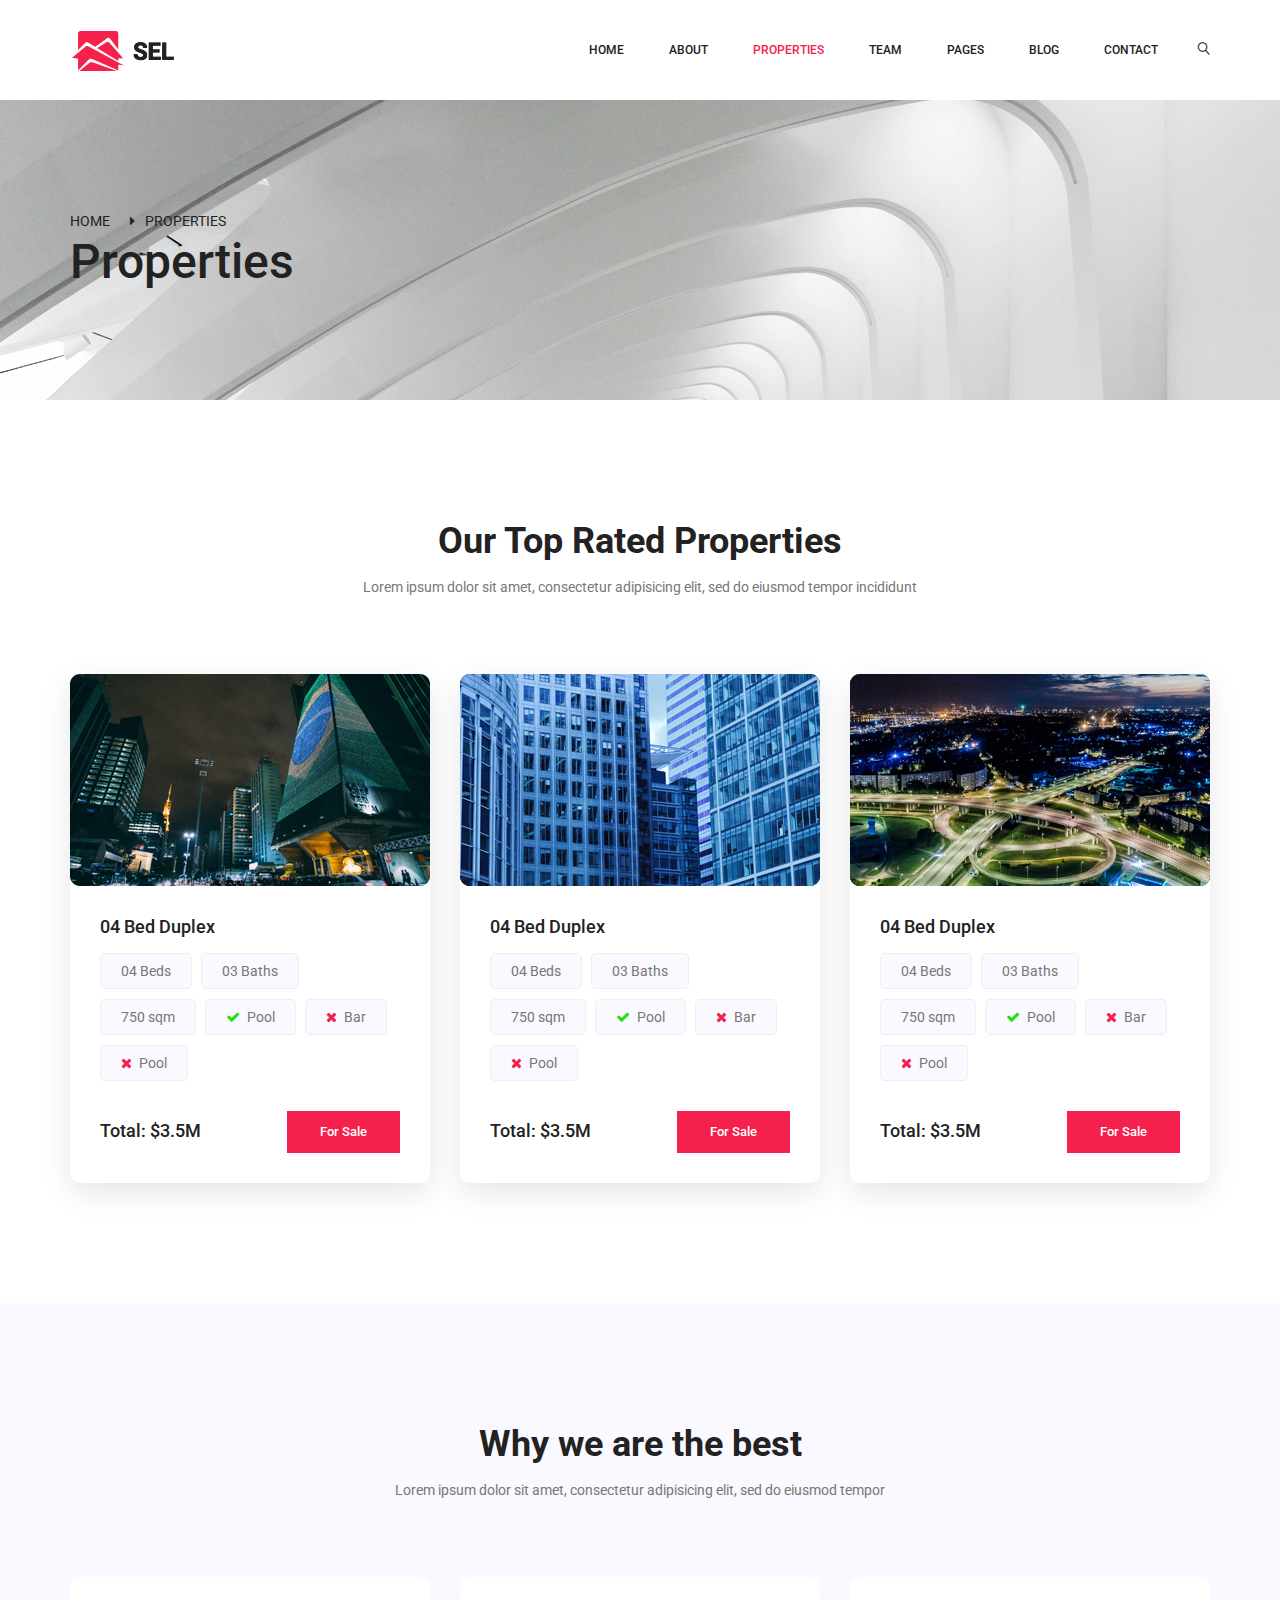
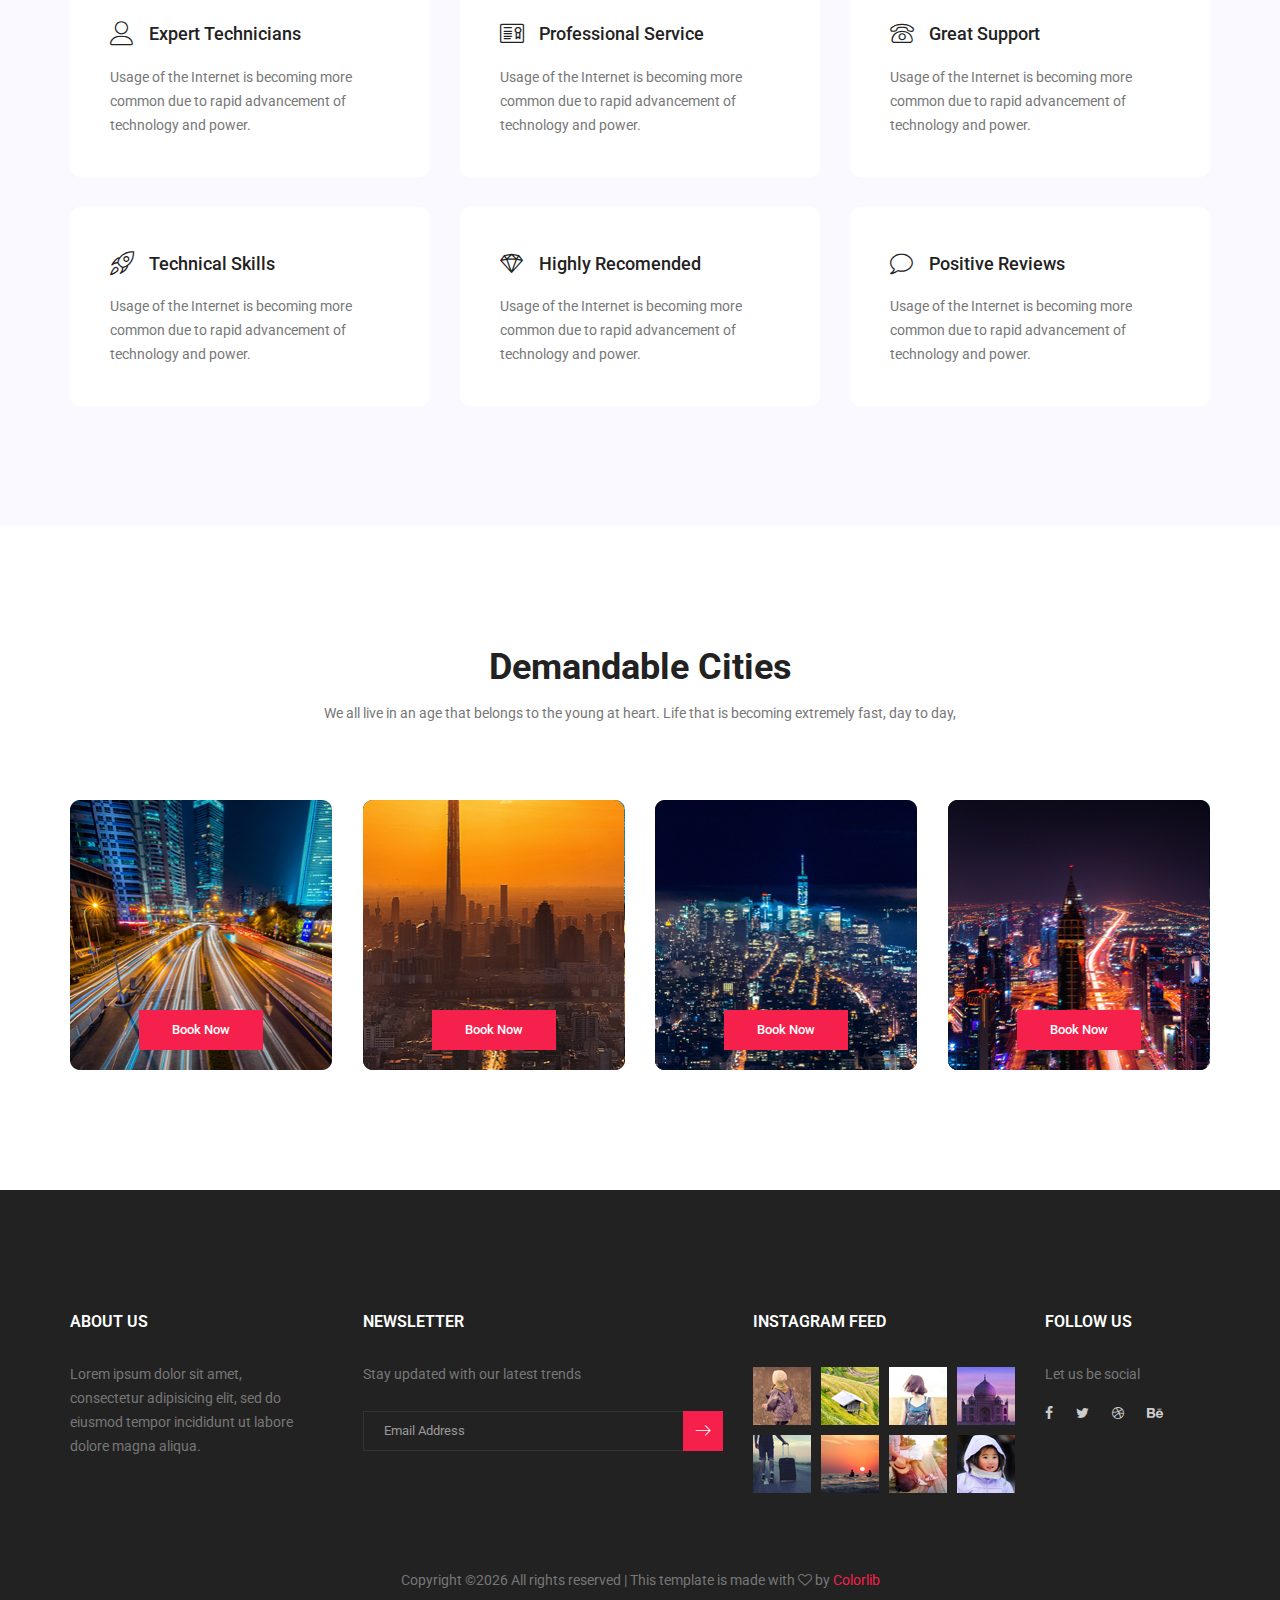
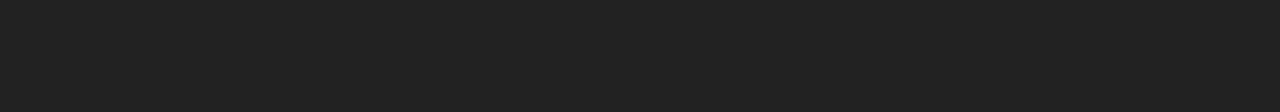
<file: properties.html>
<!doctype html>
<html lang="en">
    <head>
        <!-- Required meta tags -->
        <meta charset="utf-8">
        <meta name="viewport" content="width=device-width, initial-scale=1, shrink-to-fit=no">
        <link rel="icon" href="img/favicon.png" type="image/png">
        <title>Real State Multi</title>
        <!-- Bootstrap CSS -->
        <link rel="stylesheet" href="css/bootstrap.css">
        <link rel="stylesheet" href="vendors/linericon/style.css">
        <link rel="stylesheet" href="css/font-awesome.min.css">
        <link rel="stylesheet" href="vendors/owl-carousel/owl.carousel.min.css">
        <link rel="stylesheet" href="vendors/lightbox/simpleLightbox.css">
        <link rel="stylesheet" href="vendors/nice-select/css/nice-select.css">
        <link rel="stylesheet" href="vendors/animate-css/animate.css">
        <link rel="stylesheet" href="vendors/jquery-ui/jquery-ui.css">
        <!-- main css -->
        <link rel="stylesheet" href="css/style.css">
        <link rel="stylesheet" href="css/responsive.css">
    </head>
    <body>
        
        <!--================Header Menu Area =================-->
        <header class="header_area">
            <div class="main_menu">
            	<nav class="navbar navbar-expand-lg navbar-light">
					<div class="container box_1620">
						<!-- Brand and toggle get grouped for better mobile display -->
						<a class="navbar-brand logo_h" href="index.html"><img src="img/logo.png" alt=""></a>
						<button class="navbar-toggler" type="button" data-toggle="collapse" data-target="#navbarSupportedContent" aria-controls="navbarSupportedContent" aria-expanded="false" aria-label="Toggle navigation">
							<span class="icon-bar"></span>
							<span class="icon-bar"></span>
							<span class="icon-bar"></span>
						</button>
						<!-- Collect the nav links, forms, and other content for toggling -->
						<div class="collapse navbar-collapse offset" id="navbarSupportedContent">
							<ul class="nav navbar-nav menu_nav ml-auto">
								<li class="nav-item"><a class="nav-link" href="index.html">Home</a></li> 
								<li class="nav-item"><a class="nav-link" href="about-us.html">About</a></li>
								<li class="nav-item active"><a class="nav-link" href="properties.html">Properties</a></li>
								<li class="nav-item"><a class="nav-link" href="agents.html">Team</a></li>
								<li class="nav-item submenu dropdown">
									<a href="#" class="nav-link dropdown-toggle" data-toggle="dropdown" role="button" aria-haspopup="true" aria-expanded="false">Pages</a>
									<ul class="dropdown-menu">
										<li class="nav-item"><a class="nav-link" href="elements.html">Elements</a></li>
									</ul>
								</li> 
								<li class="nav-item submenu dropdown">
									<a href="#" class="nav-link dropdown-toggle" data-toggle="dropdown" role="button" aria-haspopup="true" aria-expanded="false">Blog</a>
									<ul class="dropdown-menu">
										<li class="nav-item"><a class="nav-link" href="blog.html">Blog</a></li>
										<li class="nav-item"><a class="nav-link" href="single-blog.html">Blog Details</a></li>
									</ul>
								</li> 
								<li class="nav-item"><a class="nav-link" href="contact.html">Contact</a></li>
							</ul>
							<ul class="nav navbar-nav navbar-right">
								<li class="nav-item"><a href="#" class="search"><i class="lnr lnr-magnifier"></i></a></li>
							</ul>
						</div> 
					</div>
            	</nav>
            </div>
        </header>
        <!--================Header Menu Area =================-->
        
        <!--================Home Banner Area =================-->
        <section class="banner_area">
            <div class="banner_inner d-flex align-items-center">
            	<div class="overlay bg-parallax" data-stellar-ratio="0.9" data-stellar-vertical-offset="0" data-background=""></div>
				<div class="container">
					<div class="banner_content">
						<div class="page_link">
							<a href="index.html">Home</a>
							<a href="properties.html">Properties</a>
						</div>
						<h2>Properties</h2>
					</div>
				</div>
            </div>
        </section>
        <!--================End Home Banner Area =================-->
        
        <!--================Properties Area =================-->
        <section class="properties_area pad_top">
        	<div class="container">
        		<div class="main_title">
        			<h2>Our Top Rated Properties</h2>
        			<p>Lorem ipsum dolor sit amet, consectetur adipisicing elit, sed do eiusmod tempor incididunt</p>
        		</div>
        		<div class="row properties_inner">
        			<div class="col-lg-4">
        				<div class="properties_item">
        					<div class="pp_img">
        						<img class="img-fluid" src="img/properties/pp-1.jpg" alt="">
        					</div>
        					<div class="pp_content">
        						<a href="#"><h4>04 Bed Duplex</h4></a>
        						<div class="tags">
        							<a href="#">04 Beds</a>
        							<a href="#">03 Baths</a>
        							<a href="#">750 sqm</a>
        							<a href="#"><i class="fa fa-check" aria-hidden="true"></i>Pool</a>
        							<a href="#"><i class="fa fa-times" aria-hidden="true"></i>Bar</a>
        							<a href="#"><i class="fa fa-times" aria-hidden="true"></i>Pool</a>
        						</div>
        						<div class="pp_footer">
        							<h5>Total: $3.5M</h5>
        							<a class="main_btn" href="#">For Sale</a>
        						</div>
        					</div>
        				</div>
        			</div>
        			<div class="col-lg-4">
        				<div class="properties_item">
        					<div class="pp_img">
        						<img class="img-fluid" src="img/properties/pp-2.jpg" alt="">
        					</div>
        					<div class="pp_content">
        						<a href="#"><h4>04 Bed Duplex</h4></a>
        						<div class="tags">
        							<a href="#">04 Beds</a>
        							<a href="#">03 Baths</a>
        							<a href="#">750 sqm</a>
        							<a href="#"><i class="fa fa-check" aria-hidden="true"></i>Pool</a>
        							<a href="#"><i class="fa fa-times" aria-hidden="true"></i>Bar</a>
        							<a href="#"><i class="fa fa-times" aria-hidden="true"></i>Pool</a>
        						</div>
        						<div class="pp_footer">
        							<h5>Total: $3.5M</h5>
        							<a class="main_btn" href="#">For Sale</a>
        						</div>
        					</div>
        				</div>
        			</div>
        			<div class="col-lg-4">
        				<div class="properties_item">
        					<div class="pp_img">
        						<img class="img-fluid" src="img/properties/pp-3.jpg" alt="">
        					</div>
        					<div class="pp_content">
        						<a href="#"><h4>04 Bed Duplex</h4></a>
        						<div class="tags">
        							<a href="#">04 Beds</a>
        							<a href="#">03 Baths</a>
        							<a href="#">750 sqm</a>
        							<a href="#"><i class="fa fa-check" aria-hidden="true"></i>Pool</a>
        							<a href="#"><i class="fa fa-times" aria-hidden="true"></i>Bar</a>
        							<a href="#"><i class="fa fa-times" aria-hidden="true"></i>Pool</a>
        						</div>
        						<div class="pp_footer">
        							<h5>Total: $3.5M</h5>
        							<a class="main_btn" href="#">For Sale</a>
        						</div>
        					</div>
        				</div>
        			</div>
        		</div>
        	</div>
        </section>
        <!--================End Properties Area =================-->
        
        <!--================Feature Area =================-->
        <section class="feature_area p_120">
        	<div class="container">
        		<div class="main_title">
        			<h2>Why we are the best</h2>
        			<p>Lorem ipsum dolor sit amet, consectetur adipisicing elit, sed do eiusmod tempor</p>
        		</div>
        		<div class="row feature_inner">
        			<div class="col-lg-4 col-md-6">
        				<div class="feature_item">
        					<h4><i class="lnr lnr-user"></i>Expert Technicians</h4>
        					<p>Usage of the Internet is becoming more common due to rapid advancement of technology and power.</p>
        				</div>
        			</div>
        			<div class="col-lg-4 col-md-6">
        				<div class="feature_item">
        					<h4><i class="lnr lnr-license"></i>Professional Service</h4>
        					<p>Usage of the Internet is becoming more common due to rapid advancement of technology and power.</p>
        				</div>
        			</div>
        			<div class="col-lg-4 col-md-6">
        				<div class="feature_item">
        					<h4><i class="lnr lnr-phone"></i>Great Support</h4>
        					<p>Usage of the Internet is becoming more common due to rapid advancement of technology and power.</p>
        				</div>
        			</div>
        			<div class="col-lg-4 col-md-6">
        				<div class="feature_item">
        					<h4><i class="lnr lnr-rocket"></i>Technical Skills</h4>
        					<p>Usage of the Internet is becoming more common due to rapid advancement of technology and power.</p>
        				</div>
        			</div>
        			<div class="col-lg-4 col-md-6">
        				<div class="feature_item">
        					<h4><i class="lnr lnr-diamond"></i>Highly Recomended</h4>
        					<p>Usage of the Internet is becoming more common due to rapid advancement of technology and power.</p>
        				</div>
        			</div>
        			<div class="col-lg-4 col-md-6">
        				<div class="feature_item">
        					<h4><i class="lnr lnr-bubble"></i>Positive Reviews</h4>
        					<p>Usage of the Internet is becoming more common due to rapid advancement of technology and power.</p>
        				</div>
        			</div>
        		</div>
        	</div>
        </section>
        <!--================End Feature Area =================-->
        
        <!--================Cities Area =================-->
        <section class="cities_area p_120">
        	<div class="container">
        		<div class="main_title">
        			<h2>Demandable Cities</h2>
        			<p>We all live in an age that belongs to the young at heart. Life that is becoming extremely fast, day to day,</p>
        		</div>
        		<div class="row cities_inner">
        			<div class="col-lg-3">
        				<div class="cities_item">
        					<img class="img-fluid" src="img/cities/cities-1.jpg" alt="">
        					<a class="main_btn2" href="#">Book Now</a>
        				</div>
        			</div>
        			<div class="col-lg-3">
        				<div class="cities_item">
        					<img class="img-fluid" src="img/cities/cities-2.jpg" alt="">
        					<a class="main_btn2" href="#">Book Now</a>
        				</div>
        			</div>
        			<div class="col-lg-3">
        				<div class="cities_item">
        					<img class="img-fluid" src="img/cities/cities-3.jpg" alt="">
        					<a class="main_btn2" href="#">Book Now</a>
        				</div>
        			</div>
        			<div class="col-lg-3">
        				<div class="cities_item">
        					<img class="img-fluid" src="img/cities/cities-4.jpg" alt="">
        					<a class="main_btn2" href="#">Book Now</a>
        				</div>
        			</div>
        		</div>
        	</div>
        </section>
        <!--================End Cities Area =================-->
        
        <!--================ start footer Area  =================-->	
        <footer class="footer-area p_120">
            <div class="container">
                <div class="row">
                    <div class="col-lg-3  col-md-6 col-sm-6">
                        <div class="single-footer-widget">
                            <h6 class="footer_title">About Us</h6>
                            <p>Lorem ipsum dolor sit amet, consectetur adipisicing elit, sed do eiusmod tempor incididunt ut labore dolore magna aliqua.</p>
                        </div>
                    </div>
                    <div class="col-lg-4 col-md-6 col-sm-6">
                        <div class="single-footer-widget">
                            <h6 class="footer_title">Newsletter</h6>
                            <p>Stay updated with our latest trends</p>		
                            <div id="mc_embed_signup">
                                <form target="_blank" action="https://spondonit.us12.list-manage.com/subscribe/post?u=1462626880ade1ac87bd9c93a&amp;id=92a4423d01" method="get" class="subscribe_form relative">
                                    <div class="input-group d-flex flex-row">
                                        <input name="EMAIL" placeholder="Email Address" onfocus="this.placeholder = ''" onblur="this.placeholder = 'Email Address '" required="" type="email">
                                        <button class="btn sub-btn"><span class="lnr lnr-arrow-right"></span></button>		
                                    </div>									
                                    <div class="mt-10 info"></div>
                                </form>
                            </div>
                        </div>
                    </div>
                    <div class="col-lg-3 col-md-6 col-sm-6">
                        <div class="single-footer-widget instafeed">
                            <h6 class="footer_title">Instagram Feed</h6>
                            <ul class="list instafeed d-flex flex-wrap">
                                <li><img src="img/instagram/Image-01.jpg" alt=""></li>
                                <li><img src="img/instagram/Image-02.jpg" alt=""></li>
                                <li><img src="img/instagram/Image-03.jpg" alt=""></li>
                                <li><img src="img/instagram/Image-04.jpg" alt=""></li>
                                <li><img src="img/instagram/Image-05.jpg" alt=""></li>
                                <li><img src="img/instagram/Image-06.jpg" alt=""></li>
                                <li><img src="img/instagram/Image-07.jpg" alt=""></li>
                                <li><img src="img/instagram/Image-08.jpg" alt=""></li>
                            </ul>
                        </div>
                    </div>	
                    <div class="col-lg-2 col-md-6 col-sm-6">
                        <div class="single-footer-widget f_social_wd">
                            <h6 class="footer_title">Follow Us</h6>
                            <p>Let us be social</p>
                            <div class="f_social">
                            	<a href="#"><i class="fa fa-facebook"></i></a>
								<a href="#"><i class="fa fa-twitter"></i></a>
								<a href="#"><i class="fa fa-dribbble"></i></a>
								<a href="#"><i class="fa fa-behance"></i></a>
                            </div>
                        </div>
                    </div>						
                </div>
                <div class="row footer-bottom d-flex justify-content-between align-items-center">
                    <p class="col-lg-12 footer-text text-center"><!-- Link back to Colorlib can't be removed. Template is licensed under CC BY 3.0. -->
Copyright &copy;<script>document.write(new Date().getFullYear());</script> All rights reserved | This template is made with <i class="fa fa-heart-o" aria-hidden="true"></i> by <a href="https://colorlib.com" target="_blank">Colorlib</a>
<!-- Link back to Colorlib can't be removed. Template is licensed under CC BY 3.0. --></p>
                </div>
            </div>
        </footer>
		<!--================ End footer Area  =================-->
        
        
        
        <!-- Optional JavaScript -->
        <!-- jQuery first, then Popper.js, then Bootstrap JS -->
        <script src="js/jquery-3.2.1.min.js"></script>
        <script src="js/popper.js"></script>
        <script src="js/bootstrap.min.js"></script>
        <script src="js/stellar.js"></script>
        <script src="vendors/lightbox/simpleLightbox.min.js"></script>
        <script src="vendors/nice-select/js/jquery.nice-select.min.js"></script>
        <script src="vendors/isotope/imagesloaded.pkgd.min.js"></script>
        <script src="vendors/isotope/isotope-min.js"></script>
        <script src="vendors/owl-carousel/owl.carousel.min.js"></script>
        <script src="vendors/jquery-ui/jquery-ui.js"></script>
        <script src="js/jquery.ajaxchimp.min.js"></script>
        <script src="js/mail-script.js"></script>
        <script src="js/theme.js"></script>
    </body>
</html>
</file>
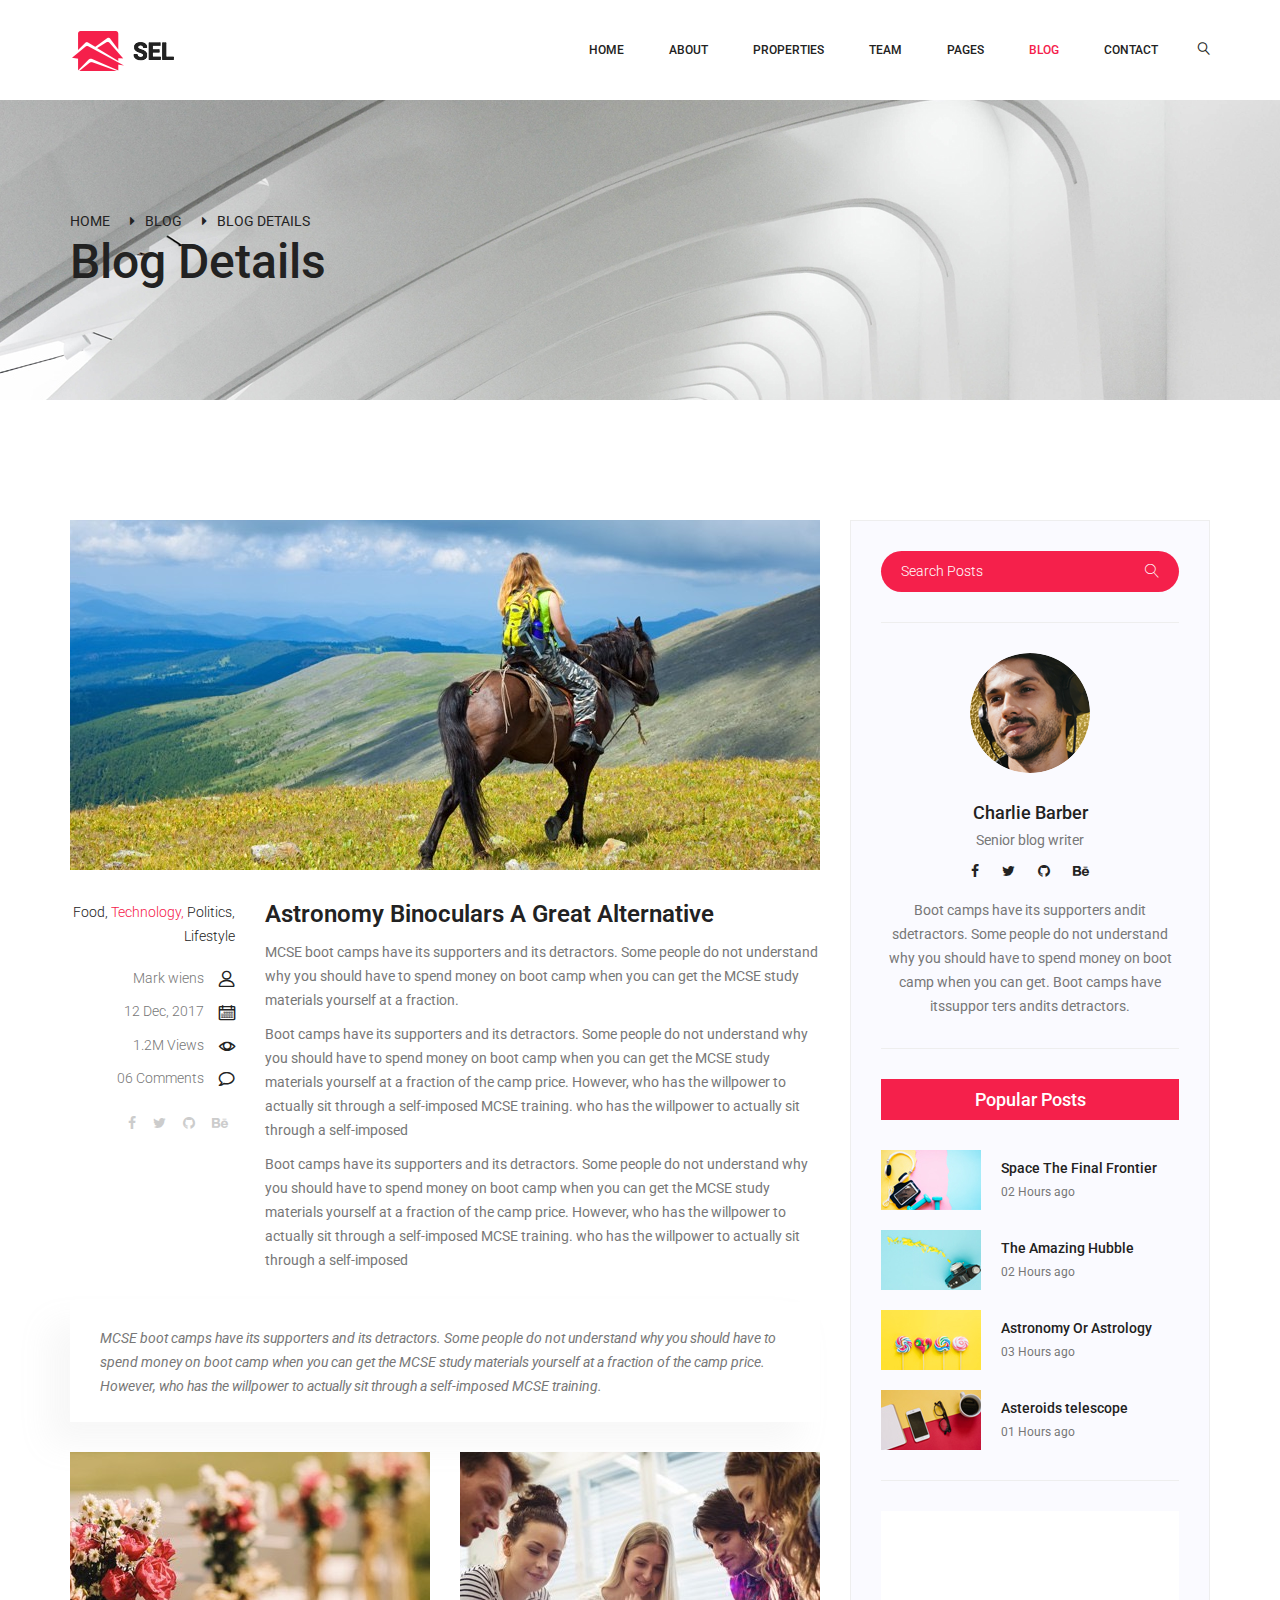
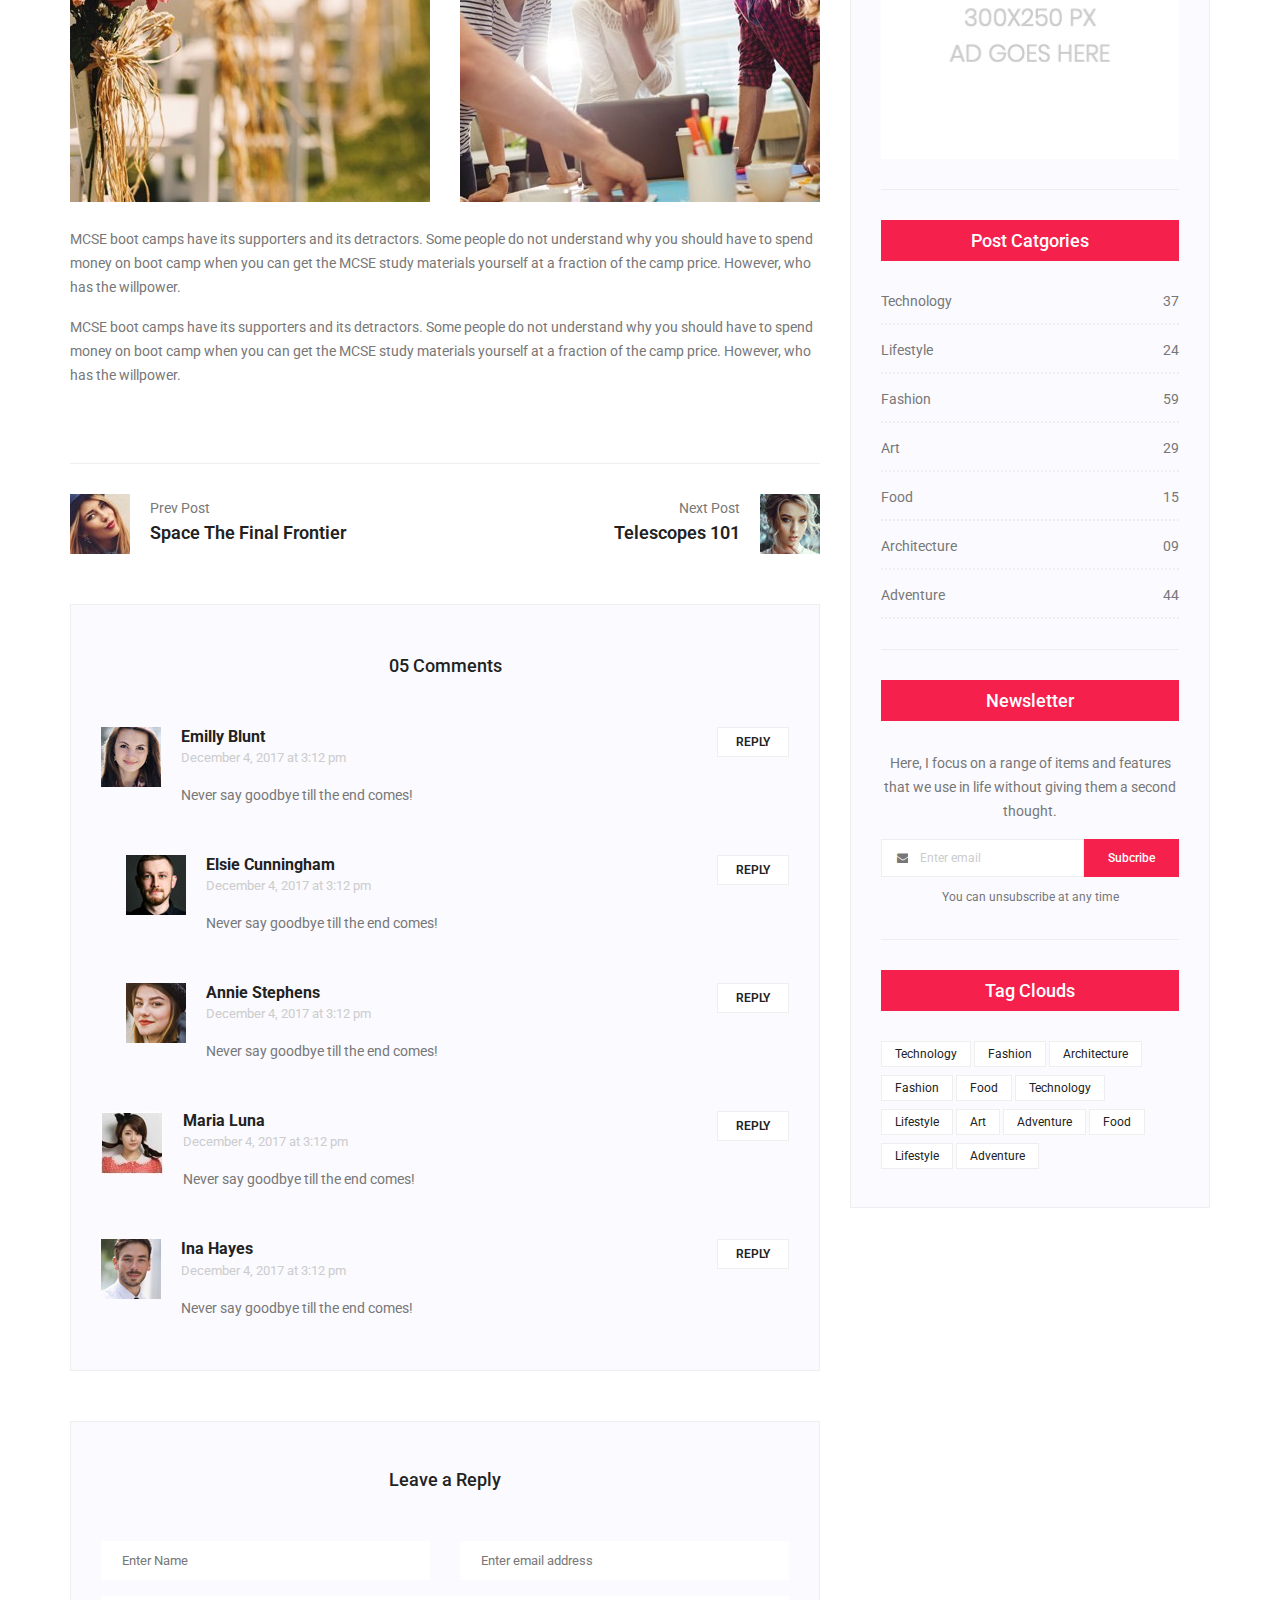
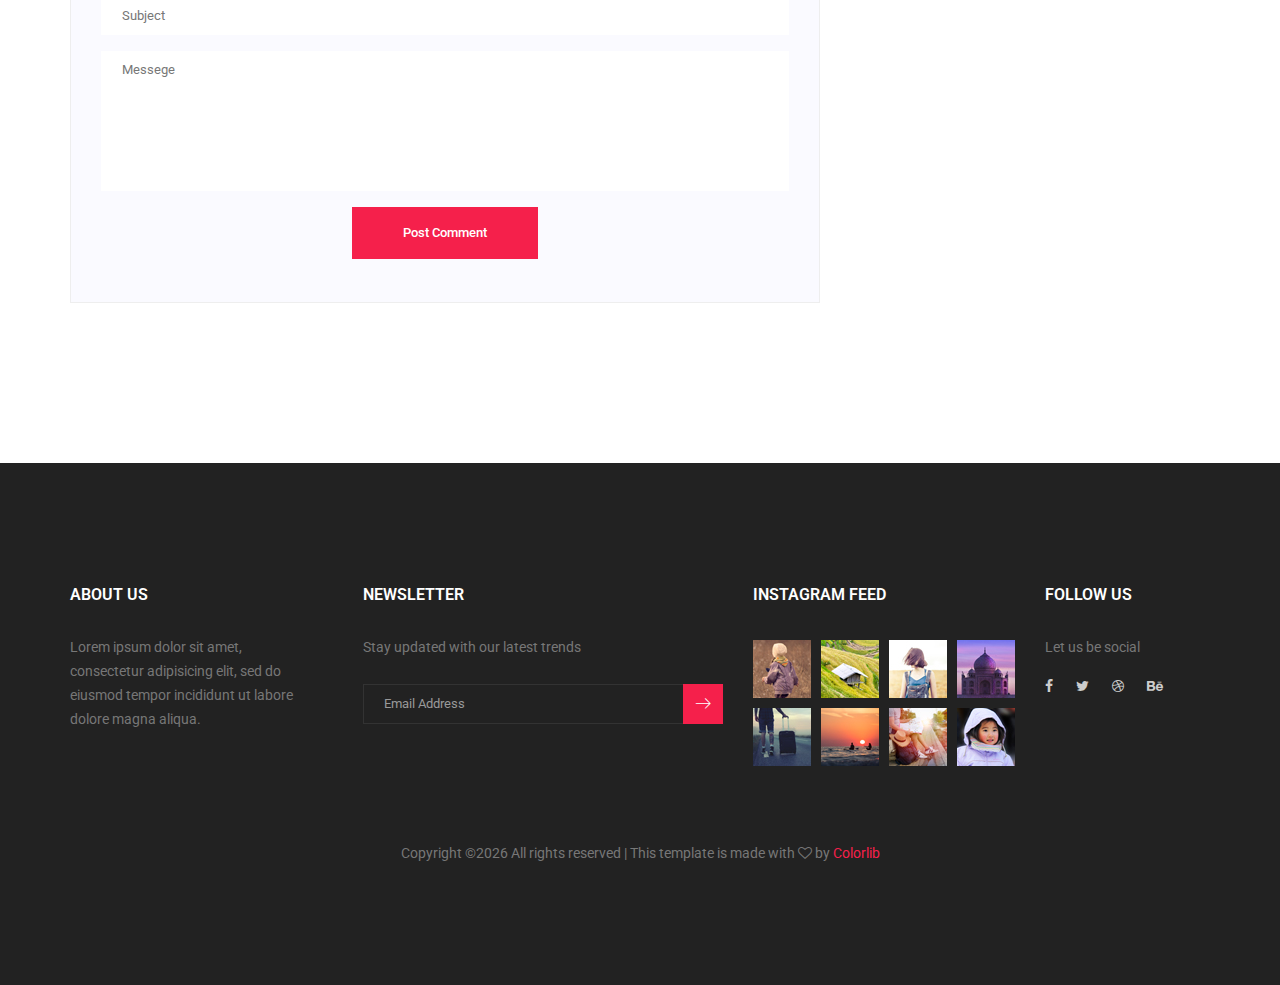
<file: single-blog.html>
<!doctype html>
<html lang="en">
    <head>
        <!-- Required meta tags -->
        <meta charset="utf-8">
        <meta name="viewport" content="width=device-width, initial-scale=1, shrink-to-fit=no">
        <link rel="icon" href="img/favicon.png" type="image/png">
        <title>Real State Multi</title>
        <!-- Bootstrap CSS -->
        <link rel="stylesheet" href="css/bootstrap.css">
        <link rel="stylesheet" href="vendors/linericon/style.css">
        <link rel="stylesheet" href="css/font-awesome.min.css">
        <link rel="stylesheet" href="vendors/owl-carousel/owl.carousel.min.css">
        <link rel="stylesheet" href="vendors/lightbox/simpleLightbox.css">
        <link rel="stylesheet" href="vendors/nice-select/css/nice-select.css">
        <link rel="stylesheet" href="vendors/animate-css/animate.css">
        <!-- main css -->
        <link rel="stylesheet" href="css/style.css">
        <link rel="stylesheet" href="css/responsive.css">
    </head>
    <body>
        
        <!--================Header Menu Area =================-->
        <header class="header_area">
            <div class="main_menu">
            	<nav class="navbar navbar-expand-lg navbar-light">
					<div class="container box_1620">
						<!-- Brand and toggle get grouped for better mobile display -->
						<a class="navbar-brand logo_h" href="index.html"><img src="img/logo.png" alt=""></a>
						<button class="navbar-toggler" type="button" data-toggle="collapse" data-target="#navbarSupportedContent" aria-controls="navbarSupportedContent" aria-expanded="false" aria-label="Toggle navigation">
							<span class="icon-bar"></span>
							<span class="icon-bar"></span>
							<span class="icon-bar"></span>
						</button>
						<!-- Collect the nav links, forms, and other content for toggling -->
						<div class="collapse navbar-collapse offset" id="navbarSupportedContent">
							<ul class="nav navbar-nav menu_nav ml-auto">
								<li class="nav-item"><a class="nav-link" href="index.html">Home</a></li> 
								<li class="nav-item"><a class="nav-link" href="about-us.html">About</a></li>
								<li class="nav-item"><a class="nav-link" href="properties.html">Properties</a></li>
								<li class="nav-item"><a class="nav-link" href="agents.html">Team</a></li>
								<li class="nav-item submenu dropdown">
									<a href="#" class="nav-link dropdown-toggle" data-toggle="dropdown" role="button" aria-haspopup="true" aria-expanded="false">Pages</a>
									<ul class="dropdown-menu">
										<li class="nav-item"><a class="nav-link" href="elements.html">Elements</a></li>
									</ul>
								</li> 
								<li class="nav-item submenu dropdown active">
									<a href="#" class="nav-link dropdown-toggle" data-toggle="dropdown" role="button" aria-haspopup="true" aria-expanded="false">Blog</a>
									<ul class="dropdown-menu">
										<li class="nav-item"><a class="nav-link" href="blog.html">Blog</a></li>
										<li class="nav-item"><a class="nav-link" href="single-blog.html">Blog Details</a></li>
									</ul>
								</li> 
								<li class="nav-item"><a class="nav-link" href="contact.html">Contact</a></li>
							</ul>
							<ul class="nav navbar-nav navbar-right">
								<li class="nav-item"><a href="#" class="search"><i class="lnr lnr-magnifier"></i></a></li>
							</ul>
						</div> 
					</div>
            	</nav>
            </div>
        </header>
        <!--================Header Menu Area =================-->
        
        <!--================Home Banner Area =================-->
        <section class="banner_area">
            <div class="banner_inner d-flex align-items-center">
            	<div class="overlay bg-parallax" data-stellar-ratio="0.9" data-stellar-vertical-offset="0" data-background=""></div>
				<div class="container">
					<div class="banner_content">
						<div class="page_link">
							<a href="index.html">Home</a>
							<a href="blog.html">Blog</a>
							<a href="single-blog.html">Blog Details</a>
						</div>
						<h2>Blog Details</h2>
					</div>
				</div>
            </div>
        </section>
        <!--================End Home Banner Area =================-->
        
        <!--================Blog Area =================-->
        <section class="blog_area single-post-area p_120">
            <div class="container">
                <div class="row">
                    <div class="col-lg-8 posts-list">
                        <div class="single-post row">
                            <div class="col-lg-12">
                                <div class="feature-img">
                                    <img class="img-fluid" src="img/blog/feature-img1.jpg" alt="">
                                </div>									
                            </div>
                            <div class="col-lg-3  col-md-3">
                                <div class="blog_info text-right">
                                    <div class="post_tag">
                                        <a href="#">Food,</a>
                                        <a class="active" href="#">Technology,</a>
                                        <a href="#">Politics,</a>
                                        <a href="#">Lifestyle</a>
                                    </div>
                                    <ul class="blog_meta list">
                                        <li><a href="#">Mark wiens<i class="lnr lnr-user"></i></a></li>
                                        <li><a href="#">12 Dec, 2017<i class="lnr lnr-calendar-full"></i></a></li>
                                        <li><a href="#">1.2M Views<i class="lnr lnr-eye"></i></a></li>
                                        <li><a href="#">06 Comments<i class="lnr lnr-bubble"></i></a></li>
                                    </ul>
                                    <ul class="social-links">
                                        <li><a href="#"><i class="fa fa-facebook"></i></a></li>
                                        <li><a href="#"><i class="fa fa-twitter"></i></a></li>
                                        <li><a href="#"><i class="fa fa-github"></i></a></li>
                                        <li><a href="#"><i class="fa fa-behance"></i></a></li>
                                    </ul>
                                </div>
                            </div>
                            <div class="col-lg-9 col-md-9 blog_details">
                                <h2>Astronomy Binoculars A Great Alternative</h2>
                                <p class="excert">
                                    MCSE boot camps have its supporters and its detractors. Some people do not understand why you should have to spend money on boot camp when you can get the MCSE study materials yourself at a fraction.
                                </p>
                                <p>
                                    Boot camps have its supporters and its detractors. Some people do not understand why you should have to spend money on boot camp when you can get the MCSE study materials yourself at a fraction of the camp price. However, who has the willpower to actually sit through a self-imposed MCSE training. who has the willpower to actually sit through a self-imposed
                                </p>
                                <p>
                                    Boot camps have its supporters and its detractors. Some people do not understand why you should have to spend money on boot camp when you can get the MCSE study materials yourself at a fraction of the camp price. However, who has the willpower to actually sit through a self-imposed MCSE training. who has the willpower to actually sit through a self-imposed
                                </p>
                            </div>
                            <div class="col-lg-12">
                                <div class="quotes">
                                    MCSE boot camps have its supporters and its detractors. Some people do not understand why you should have to spend money on boot camp when you can get the MCSE study materials yourself at a fraction of the camp price. However, who has the willpower to actually sit through a self-imposed MCSE training.										
                                </div>
                                <div class="row">
                                    <div class="col-6">
                                        <img class="img-fluid" src="img/blog/post-img1.jpg" alt="">
                                    </div>
                                    <div class="col-6">
                                        <img class="img-fluid" src="img/blog/post-img2.jpg" alt="">
                                    </div>	
                                    <div class="col-lg-12 mt-25">
                                        <p>
                                            MCSE boot camps have its supporters and its detractors. Some people do not understand why you should have to spend money on boot camp when you can get the MCSE study materials yourself at a fraction of the camp price. However, who has the willpower.
                                        </p>
                                        <p>
                                            MCSE boot camps have its supporters and its detractors. Some people do not understand why you should have to spend money on boot camp when you can get the MCSE study materials yourself at a fraction of the camp price. However, who has the willpower.
                                        </p>											
                                    </div>									
                                </div>
                            </div>
                        </div>
                        <div class="navigation-area">
                            <div class="row">
                                <div class="col-lg-6 col-md-6 col-12 nav-left flex-row d-flex justify-content-start align-items-center">
                                    <div class="thumb">
                                        <a href="#"><img class="img-fluid" src="img/blog/prev.jpg" alt=""></a>
                                    </div>
                                    <div class="arrow">
                                        <a href="#"><span class="lnr text-white lnr-arrow-left"></span></a>
                                    </div>
                                    <div class="detials">
                                        <p>Prev Post</p>
                                        <a href="#"><h4>Space The Final Frontier</h4></a>
                                    </div>
                                </div>
                                <div class="col-lg-6 col-md-6 col-12 nav-right flex-row d-flex justify-content-end align-items-center">
                                    <div class="detials">
                                        <p>Next Post</p>
                                        <a href="#"><h4>Telescopes 101</h4></a>
                                    </div>
                                    <div class="arrow">
                                        <a href="#"><span class="lnr text-white lnr-arrow-right"></span></a>
                                    </div>
                                    <div class="thumb">
                                        <a href="#"><img class="img-fluid" src="img/blog/next.jpg" alt=""></a>
                                    </div>										
                                </div>									
                            </div>
                        </div>
                        <div class="comments-area">
                            <h4>05 Comments</h4>
                            <div class="comment-list">
                                <div class="single-comment justify-content-between d-flex">
                                    <div class="user justify-content-between d-flex">
                                        <div class="thumb">
                                            <img src="img/blog/c1.jpg" alt="">
                                        </div>
                                        <div class="desc">
                                            <h5><a href="#">Emilly Blunt</a></h5>
                                            <p class="date">December 4, 2017 at 3:12 pm </p>
                                            <p class="comment">
                                                Never say goodbye till the end comes!
                                            </p>
                                        </div>
                                    </div>
                                    <div class="reply-btn">
                                           <a href="" class="btn-reply text-uppercase">reply</a> 
                                    </div>
                                </div>
                            </div>	
                            <div class="comment-list left-padding">
                                <div class="single-comment justify-content-between d-flex">
                                    <div class="user justify-content-between d-flex">
                                        <div class="thumb">
                                            <img src="img/blog/c2.jpg" alt="">
                                        </div>
                                        <div class="desc">
                                            <h5><a href="#">Elsie Cunningham</a></h5>
                                            <p class="date">December 4, 2017 at 3:12 pm </p>
                                            <p class="comment">
                                                Never say goodbye till the end comes!
                                            </p>
                                        </div>
                                    </div>
                                    <div class="reply-btn">
                                           <a href="" class="btn-reply text-uppercase">reply</a> 
                                    </div>
                                </div>
                            </div>	
                            <div class="comment-list left-padding">
                                <div class="single-comment justify-content-between d-flex">
                                    <div class="user justify-content-between d-flex">
                                        <div class="thumb">
                                            <img src="img/blog/c3.jpg" alt="">
                                        </div>
                                        <div class="desc">
                                            <h5><a href="#">Annie Stephens</a></h5>
                                            <p class="date">December 4, 2017 at 3:12 pm </p>
                                            <p class="comment">
                                                Never say goodbye till the end comes!
                                            </p>
                                        </div>
                                    </div>
                                    <div class="reply-btn">
                                           <a href="" class="btn-reply text-uppercase">reply</a> 
                                    </div>
                                </div>
                            </div>	
                            <div class="comment-list">
                                <div class="single-comment justify-content-between d-flex">
                                    <div class="user justify-content-between d-flex">
                                        <div class="thumb">
                                            <img src="img/blog/c4.jpg" alt="">
                                        </div>
                                        <div class="desc">
                                            <h5><a href="#">Maria Luna</a></h5>
                                            <p class="date">December 4, 2017 at 3:12 pm </p>
                                            <p class="comment">
                                                Never say goodbye till the end comes!
                                            </p>
                                        </div>
                                    </div>
                                    <div class="reply-btn">
                                           <a href="" class="btn-reply text-uppercase">reply</a> 
                                    </div>
                                </div>
                            </div>	
                            <div class="comment-list">
                                <div class="single-comment justify-content-between d-flex">
                                    <div class="user justify-content-between d-flex">
                                        <div class="thumb">
                                            <img src="img/blog/c5.jpg" alt="">
                                        </div>
                                        <div class="desc">
                                            <h5><a href="#">Ina Hayes</a></h5>
                                            <p class="date">December 4, 2017 at 3:12 pm </p>
                                            <p class="comment">
                                                Never say goodbye till the end comes!
                                            </p>
                                        </div>
                                    </div>
                                    <div class="reply-btn">
                                           <a href="" class="btn-reply text-uppercase">reply</a> 
                                    </div>
                                </div>
                            </div>	                                             				
                        </div>
                        <div class="comment-form">
                            <h4>Leave a Reply</h4>
                            <form>
                                <div class="form-group form-inline">
                                  <div class="form-group col-lg-6 col-md-6 name">
                                    <input type="text" class="form-control" id="name" placeholder="Enter Name" onfocus="this.placeholder = ''" onblur="this.placeholder = 'Enter Name'">
                                  </div>
                                  <div class="form-group col-lg-6 col-md-6 email">
                                    <input type="email" class="form-control" id="email" placeholder="Enter email address" onfocus="this.placeholder = ''" onblur="this.placeholder = 'Enter email address'">
                                  </div>										
                                </div>
                                <div class="form-group">
                                    <input type="text" class="form-control" id="subject" placeholder="Subject" onfocus="this.placeholder = ''" onblur="this.placeholder = 'Subject'">
                                </div>
                                <div class="form-group">
                                    <textarea class="form-control mb-10" rows="5" name="message" placeholder="Messege" onfocus="this.placeholder = ''" onblur="this.placeholder = 'Messege'" required=""></textarea>
                                </div>
                                <a href="#" class="primary-btn submit_btn">Post Comment</a>	
                            </form>
                        </div>
                    </div>
                    <div class="col-lg-4">
                        <div class="blog_right_sidebar">
                            <aside class="single_sidebar_widget search_widget">
                                <div class="input-group">
                                    <input type="text" class="form-control" placeholder="Search Posts">
                                    <span class="input-group-btn">
                                        <button class="btn btn-default" type="button"><i class="lnr lnr-magnifier"></i></button>
                                    </span>
                                </div><!-- /input-group -->
                                <div class="br"></div>
                            </aside>
                            <aside class="single_sidebar_widget author_widget">
                                <img class="author_img rounded-circle" src="img/blog/author.png" alt="">
                                <h4>Charlie Barber</h4>
                                <p>Senior blog writer</p>
                                <div class="social_icon">
                                    <a href="#"><i class="fa fa-facebook"></i></a>
                                    <a href="#"><i class="fa fa-twitter"></i></a>
                                    <a href="#"><i class="fa fa-github"></i></a>
                                    <a href="#"><i class="fa fa-behance"></i></a>
                                </div>
                                <p>Boot camps have its supporters andit sdetractors. Some people do not understand why you should have to spend money on boot camp when you can get. Boot camps have itssuppor ters andits detractors.</p>
                                <div class="br"></div>
                            </aside>
                            <aside class="single_sidebar_widget popular_post_widget">
                                <h3 class="widget_title">Popular Posts</h3>
                                <div class="media post_item">
                                    <img src="img/blog/popular-post/post1.jpg" alt="post">
                                    <div class="media-body">
                                        <a href="blog-details.html"><h3>Space The Final Frontier</h3></a>
                                        <p>02 Hours ago</p>
                                    </div>
                                </div>
                                <div class="media post_item">
                                    <img src="img/blog/popular-post/post2.jpg" alt="post">
                                    <div class="media-body">
                                        <a href="blog-details.html"><h3>The Amazing Hubble</h3></a>
                                        <p>02 Hours ago</p>
                                    </div>
                                </div>
                                <div class="media post_item">
                                    <img src="img/blog/popular-post/post3.jpg" alt="post">
                                    <div class="media-body">
                                        <a href="blog-details.html"><h3>Astronomy Or Astrology</h3></a>
                                        <p>03 Hours ago</p>
                                    </div>
                                </div>
                                <div class="media post_item">
                                    <img src="img/blog/popular-post/post4.jpg" alt="post">
                                    <div class="media-body">
                                        <a href="blog-details.html"><h3>Asteroids telescope</h3></a>
                                        <p>01 Hours ago</p>
                                    </div>
                                </div>
                                <div class="br"></div>
                            </aside>
                            <aside class="single_sidebar_widget ads_widget">
                                <a href="#"><img class="img-fluid" src="img/blog/add.jpg" alt=""></a>
                                <div class="br"></div>
                            </aside>
                            <aside class="single_sidebar_widget post_category_widget">
                                <h4 class="widget_title">Post Catgories</h4>
                                <ul class="list cat-list">
                                    <li>
                                        <a href="#" class="d-flex justify-content-between">
                                            <p>Technology</p>
                                            <p>37</p>
                                        </a>
                                    </li>
                                    <li>
                                        <a href="#" class="d-flex justify-content-between">
                                            <p>Lifestyle</p>
                                            <p>24</p>
                                        </a>
                                    </li>
                                    <li>
                                        <a href="#" class="d-flex justify-content-between">
                                            <p>Fashion</p>
                                            <p>59</p>
                                        </a>
                                    </li>
                                    <li>
                                        <a href="#" class="d-flex justify-content-between">
                                            <p>Art</p>
                                            <p>29</p>
                                        </a>
                                    </li>
                                    <li>
                                        <a href="#" class="d-flex justify-content-between">
                                            <p>Food</p>
                                            <p>15</p>
                                        </a>
                                    </li>
                                    <li>
                                        <a href="#" class="d-flex justify-content-between">
                                            <p>Architecture</p>
                                            <p>09</p>
                                        </a>
                                    </li>
                                    <li>
                                        <a href="#" class="d-flex justify-content-between">
                                            <p>Adventure</p>
                                            <p>44</p>
                                        </a>
                                    </li>															
                                </ul>
                                <div class="br"></div>
                            </aside>
                            <aside class="single-sidebar-widget newsletter_widget">
                                <h4 class="widget_title">Newsletter</h4>
                                <p>
                                Here, I focus on a range of items and features that we use in life without
                                giving them a second thought.
                                </p>
                                <div class="form-group d-flex flex-row">
                                    <div class="input-group">
                                        <div class="input-group-prepend">
                                            <div class="input-group-text"><i class="fa fa-envelope" aria-hidden="true"></i></div>
                                        </div>
                                        <input type="text" class="form-control" id="inlineFormInputGroup" placeholder="Enter email" onfocus="this.placeholder = ''" onblur="this.placeholder = 'Enter email'">
                                    </div>
                                    <a href="#" class="bbtns">Subcribe</a>
                                </div>	
                                <p class="text-bottom">You can unsubscribe at any time</p>	
                                <div class="br"></div>							
                            </aside>
                            <aside class="single-sidebar-widget tag_cloud_widget">
                                <h4 class="widget_title">Tag Clouds</h4>
                                <ul class="list">
                                    <li><a href="#">Technology</a></li>
                                    <li><a href="#">Fashion</a></li>
                                    <li><a href="#">Architecture</a></li>
                                    <li><a href="#">Fashion</a></li>
                                    <li><a href="#">Food</a></li>
                                    <li><a href="#">Technology</a></li>
                                    <li><a href="#">Lifestyle</a></li>
                                    <li><a href="#">Art</a></li>
                                    <li><a href="#">Adventure</a></li>
                                    <li><a href="#">Food</a></li>
                                    <li><a href="#">Lifestyle</a></li>
                                    <li><a href="#">Adventure</a></li>
                                </ul>
                            </aside>
                        </div>
                    </div>
                </div>
            </div>
        </section>
        <!--================Blog Area =================-->
        
        <!--================ start footer Area  =================-->	
        <footer class="footer-area p_120">
            <div class="container">
                <div class="row">
                    <div class="col-lg-3  col-md-6 col-sm-6">
                        <div class="single-footer-widget">
                            <h6 class="footer_title">About Us</h6>
                            <p>Lorem ipsum dolor sit amet, consectetur adipisicing elit, sed do eiusmod tempor incididunt ut labore dolore magna aliqua.</p>
                        </div>
                    </div>
                    <div class="col-lg-4 col-md-6 col-sm-6">
                        <div class="single-footer-widget">
                            <h6 class="footer_title">Newsletter</h6>
                            <p>Stay updated with our latest trends</p>		
                            <div id="mc_embed_signup">
                                <form target="_blank" action="https://spondonit.us12.list-manage.com/subscribe/post?u=1462626880ade1ac87bd9c93a&amp;id=92a4423d01" method="get" class="subscribe_form relative">
                                    <div class="input-group d-flex flex-row">
                                        <input name="EMAIL" placeholder="Email Address" onfocus="this.placeholder = ''" onblur="this.placeholder = 'Email Address '" required="" type="email">
                                        <button class="btn sub-btn"><span class="lnr lnr-arrow-right"></span></button>		
                                    </div>									
                                    <div class="mt-10 info"></div>
                                </form>
                            </div>
                        </div>
                    </div>
                    <div class="col-lg-3 col-md-6 col-sm-6">
                        <div class="single-footer-widget instafeed">
                            <h6 class="footer_title">Instagram Feed</h6>
                            <ul class="list instafeed d-flex flex-wrap">
                                <li><img src="img/instagram/Image-01.jpg" alt=""></li>
                                <li><img src="img/instagram/Image-02.jpg" alt=""></li>
                                <li><img src="img/instagram/Image-03.jpg" alt=""></li>
                                <li><img src="img/instagram/Image-04.jpg" alt=""></li>
                                <li><img src="img/instagram/Image-05.jpg" alt=""></li>
                                <li><img src="img/instagram/Image-06.jpg" alt=""></li>
                                <li><img src="img/instagram/Image-07.jpg" alt=""></li>
                                <li><img src="img/instagram/Image-08.jpg" alt=""></li>
                            </ul>
                        </div>
                    </div>	
                    <div class="col-lg-2 col-md-6 col-sm-6">
                        <div class="single-footer-widget f_social_wd">
                            <h6 class="footer_title">Follow Us</h6>
                            <p>Let us be social</p>
                            <div class="f_social">
                            	<a href="#"><i class="fa fa-facebook"></i></a>
								<a href="#"><i class="fa fa-twitter"></i></a>
								<a href="#"><i class="fa fa-dribbble"></i></a>
								<a href="#"><i class="fa fa-behance"></i></a>
                            </div>
                        </div>
                    </div>						
                </div>
                <div class="row footer-bottom d-flex justify-content-between align-items-center">
                    <p class="col-lg-12 footer-text text-center"><!-- Link back to Colorlib can't be removed. Template is licensed under CC BY 3.0. -->
Copyright &copy;<script>document.write(new Date().getFullYear());</script> All rights reserved | This template is made with <i class="fa fa-heart-o" aria-hidden="true"></i> by <a href="https://colorlib.com" target="_blank">Colorlib</a>
<!-- Link back to Colorlib can't be removed. Template is licensed under CC BY 3.0. --></p>
                </div>
            </div>
        </footer>
		<!--================ End footer Area  =================-->
        
        
        
        
        <!-- Optional JavaScript -->
        <!-- jQuery first, then Popper.js, then Bootstrap JS -->
        <script src="js/jquery-3.2.1.min.js"></script>
        <script src="js/popper.js"></script>
        <script src="js/bootstrap.min.js"></script>
        <script src="js/stellar.js"></script>
        <script src="vendors/lightbox/simpleLightbox.min.js"></script>
        <script src="vendors/nice-select/js/jquery.nice-select.min.js"></script>
        <script src="vendors/isotope/imagesloaded.pkgd.min.js"></script>
        <script src="vendors/isotope/isotope-min.js"></script>
        <script src="vendors/owl-carousel/owl.carousel.min.js"></script>
        <script src="js/jquery.ajaxchimp.min.js"></script>
        <script src="js/mail-script.js"></script>
        <script src="js/theme.js"></script>
    </body>
</html>
</file>
<file: vendors/linericon/style.css>
@font-face {
	font-family: 'Linearicons-Free';
	src:url('fonts/Linearicons-Free.eot?w118d');
	src:url('fonts/Linearicons-Free.eot?#iefixw118d') format('embedded-opentype'),
		url('fonts/Linearicons-Free.woff2?w118d') format('woff2'),
		url('fonts/Linearicons-Free.woff?w118d') format('woff'),
		url('fonts/Linearicons-Free.ttf?w118d') format('truetype'),
		url('fonts/Linearicons-Free.svg?w118d#Linearicons-Free') format('svg');
	font-weight: normal;
	font-style: normal;
}

.lnr {
	font-family: 'Linearicons-Free';
	speak: none;
	font-style: normal;
	font-weight: normal;
	font-variant: normal;
	text-transform: none;
	line-height: 1;

	/* Better Font Rendering =========== */
	-webkit-font-smoothing: antialiased;
	-moz-osx-font-smoothing: grayscale;
}

.lnr-home:before {
	content: "\e800";
}
.lnr-apartment:before {
	content: "\e801";
}
.lnr-pencil:before {
	content: "\e802";
}
.lnr-magic-wand:before {
	content: "\e803";
}
.lnr-drop:before {
	content: "\e804";
}
.lnr-lighter:before {
	content: "\e805";
}
.lnr-poop:before {
	content: "\e806";
}
.lnr-sun:before {
	content: "\e807";
}
.lnr-moon:before {
	content: "\e808";
}
.lnr-cloud:before {
	content: "\e809";
}
.lnr-cloud-upload:before {
	content: "\e80a";
}
.lnr-cloud-download:before {
	content: "\e80b";
}
.lnr-cloud-sync:before {
	content: "\e80c";
}
.lnr-cloud-check:before {
	content: "\e80d";
}
.lnr-database:before {
	content: "\e80e";
}
.lnr-lock:before {
	content: "\e80f";
}
.lnr-cog:before {
	content: "\e810";
}
.lnr-trash:before {
	content: "\e811";
}
.lnr-dice:before {
	content: "\e812";
}
.lnr-heart:before {
	content: "\e813";
}
.lnr-star:before {
	content: "\e814";
}
.lnr-star-half:before {
	content: "\e815";
}
.lnr-star-empty:before {
	content: "\e816";
}
.lnr-flag:before {
	content: "\e817";
}
.lnr-envelope:before {
	content: "\e818";
}
.lnr-paperclip:before {
	content: "\e819";
}
.lnr-inbox:before {
	content: "\e81a";
}
.lnr-eye:before {
	content: "\e81b";
}
.lnr-printer:before {
	content: "\e81c";
}
.lnr-file-empty:before {
	content: "\e81d";
}
.lnr-file-add:before {
	content: "\e81e";
}
.lnr-enter:before {
	content: "\e81f";
}
.lnr-exit:before {
	content: "\e820";
}
.lnr-graduation-hat:before {
	content: "\e821";
}
.lnr-license:before {
	content: "\e822";
}
.lnr-music-note:before {
	content: "\e823";
}
.lnr-film-play:before {
	content: "\e824";
}
.lnr-camera-video:before {
	content: "\e825";
}
.lnr-camera:before {
	content: "\e826";
}
.lnr-picture:before {
	content: "\e827";
}
.lnr-book:before {
	content: "\e828";
}
.lnr-bookmark:before {
	content: "\e829";
}
.lnr-user:before {
	content: "\e82a";
}
.lnr-users:before {
	content: "\e82b";
}
.lnr-shirt:before {
	content: "\e82c";
}
.lnr-store:before {
	content: "\e82d";
}
.lnr-cart:before {
	content: "\e82e";
}
.lnr-tag:before {
	content: "\e82f";
}
.lnr-phone-handset:before {
	content: "\e830";
}
.lnr-phone:before {
	content: "\e831";
}
.lnr-pushpin:before {
	content: "\e832";
}
.lnr-map-marker:before {
	content: "\e833";
}
.lnr-map:before {
	content: "\e834";
}
.lnr-location:before {
	content: "\e835";
}
.lnr-calendar-full:before {
	content: "\e836";
}
.lnr-keyboard:before {
	content: "\e837";
}
.lnr-spell-check:before {
	content: "\e838";
}
.lnr-screen:before {
	content: "\e839";
}
.lnr-smartphone:before {
	content: "\e83a";
}
.lnr-tablet:before {
	content: "\e83b";
}
.lnr-laptop:before {
	content: "\e83c";
}
.lnr-laptop-phone:before {
	content: "\e83d";
}
.lnr-power-switch:before {
	content: "\e83e";
}
.lnr-bubble:before {
	content: "\e83f";
}
.lnr-heart-pulse:before {
	content: "\e840";
}
.lnr-construction:before {
	content: "\e841";
}
.lnr-pie-chart:before {
	content: "\e842";
}
.lnr-chart-bars:before {
	content: "\e843";
}
.lnr-gift:before {
	content: "\e844";
}
.lnr-diamond:before {
	content: "\e845";
}
.lnr-linearicons:before {
	content: "\e846";
}
.lnr-dinner:before {
	content: "\e847";
}
.lnr-coffee-cup:before {
	content: "\e848";
}
.lnr-leaf:before {
	content: "\e849";
}
.lnr-paw:before {
	content: "\e84a";
}
.lnr-rocket:before {
	content: "\e84b";
}
.lnr-briefcase:before {
	content: "\e84c";
}
.lnr-bus:before {
	content: "\e84d";
}
.lnr-car:before {
	content: "\e84e";
}
.lnr-train:before {
	content: "\e84f";
}
.lnr-bicycle:before {
	content: "\e850";
}
.lnr-wheelchair:before {
	content: "\e851";
}
.lnr-select:before {
	content: "\e852";
}
.lnr-earth:before {
	content: "\e853";
}
.lnr-smile:before {
	content: "\e854";
}
.lnr-sad:before {
	content: "\e855";
}
.lnr-neutral:before {
	content: "\e856";
}
.lnr-mustache:before {
	content: "\e857";
}
.lnr-alarm:before {
	content: "\e858";
}
.lnr-bullhorn:before {
	content: "\e859";
}
.lnr-volume-high:before {
	content: "\e85a";
}
.lnr-volume-medium:before {
	content: "\e85b";
}
.lnr-volume-low:before {
	content: "\e85c";
}
.lnr-volume:before {
	content: "\e85d";
}
.lnr-mic:before {
	content: "\e85e";
}
.lnr-hourglass:before {
	content: "\e85f";
}
.lnr-undo:before {
	content: "\e860";
}
.lnr-redo:before {
	content: "\e861";
}
.lnr-sync:before {
	content: "\e862";
}
.lnr-history:before {
	content: "\e863";
}
.lnr-clock:before {
	content: "\e864";
}
.lnr-download:before {
	content: "\e865";
}
.lnr-upload:before {
	content: "\e866";
}
.lnr-enter-down:before {
	content: "\e867";
}
.lnr-exit-up:before {
	content: "\e868";
}
.lnr-bug:before {
	content: "\e869";
}
.lnr-code:before {
	content: "\e86a";
}
.lnr-link:before {
	content: "\e86b";
}
.lnr-unlink:before {
	content: "\e86c";
}
.lnr-thumbs-up:before {
	content: "\e86d";
}
.lnr-thumbs-down:before {
	content: "\e86e";
}
.lnr-magnifier:before {
	content: "\e86f";
}
.lnr-cross:before {
	content: "\e870";
}
.lnr-menu:before {
	content: "\e871";
}
.lnr-list:before {
	content: "\e872";
}
.lnr-chevron-up:before {
	content: "\e873";
}
.lnr-chevron-down:before {
	content: "\e874";
}
.lnr-chevron-left:before {
	content: "\e875";
}
.lnr-chevron-right:before {
	content: "\e876";
}
.lnr-arrow-up:before {
	content: "\e877";
}
.lnr-arrow-down:before {
	content: "\e878";
}
.lnr-arrow-left:before {
	content: "\e879";
}
.lnr-arrow-right:before {
	content: "\e87a";
}
.lnr-move:before {
	content: "\e87b";
}
.lnr-warning:before {
	content: "\e87c";
}
.lnr-question-circle:before {
	content: "\e87d";
}
.lnr-menu-circle:before {
	content: "\e87e";
}
.lnr-checkmark-circle:before {
	content: "\e87f";
}
.lnr-cross-circle:before {
	content: "\e880";
}
.lnr-plus-circle:before {
	content: "\e881";
}
.lnr-circle-minus:before {
	content: "\e882";
}
.lnr-arrow-up-circle:before {
	content: "\e883";
}
.lnr-arrow-down-circle:before {
	content: "\e884";
}
.lnr-arrow-left-circle:before {
	content: "\e885";
}
.lnr-arrow-right-circle:before {
	content: "\e886";
}
.lnr-chevron-up-circle:before {
	content: "\e887";
}
.lnr-chevron-down-circle:before {
	content: "\e888";
}
.lnr-chevron-left-circle:before {
	content: "\e889";
}
.lnr-chevron-right-circle:before {
	content: "\e88a";
}
.lnr-crop:before {
	content: "\e88b";
}
.lnr-frame-expand:before {
	content: "\e88c";
}
.lnr-frame-contract:before {
	content: "\e88d";
}
.lnr-layers:before {
	content: "\e88e";
}
.lnr-funnel:before {
	content: "\e88f";
}
.lnr-text-format:before {
	content: "\e890";
}
.lnr-text-format-remove:before {
	content: "\e891";
}
.lnr-text-size:before {
	content: "\e892";
}
.lnr-bold:before {
	content: "\e893";
}
.lnr-italic:before {
	content: "\e894";
}
.lnr-underline:before {
	content: "\e895";
}
.lnr-strikethrough:before {
	content: "\e896";
}
.lnr-highlight:before {
	content: "\e897";
}
.lnr-text-align-left:before {
	content: "\e898";
}
.lnr-text-align-center:before {
	content: "\e899";
}
.lnr-text-align-right:before {
	content: "\e89a";
}
.lnr-text-align-justify:before {
	content: "\e89b";
}
.lnr-line-spacing:before {
	content: "\e89c";
}
.lnr-indent-increase:before {
	content: "\e89d";
}
.lnr-indent-decrease:before {
	content: "\e89e";
}
.lnr-pilcrow:before {
	content: "\e89f";
}
.lnr-direction-ltr:before {
	content: "\e8a0";
}
.lnr-direction-rtl:before {
	content: "\e8a1";
}
.lnr-page-break:before {
	content: "\e8a2";
}
.lnr-sort-alpha-asc:before {
	content: "\e8a3";
}
.lnr-sort-amount-asc:before {
	content: "\e8a4";
}
.lnr-hand:before {
	content: "\e8a5";
}
.lnr-pointer-up:before {
	content: "\e8a6";
}
.lnr-pointer-right:before {
	content: "\e8a7";
}
.lnr-pointer-down:before {
	content: "\e8a8";
}
.lnr-pointer-left:before {
	content: "\e8a9";
}
</file>
<file: vendors/nice-select/css/nice-select.css>
.nice-select {
  -webkit-tap-highlight-color: transparent;
  background-color: #fff;
  border-radius: 5px;
  border: solid 1px #e8e8e8;
  box-sizing: border-box;
  clear: both;
  cursor: pointer;
  display: block;
  float: left;
  font-family: inherit;
  font-size: 14px;
  font-weight: normal;
  height: 42px;
  line-height: 40px;
  outline: none;
  padding-left: 18px;
  padding-right: 30px;
  position: relative;
  text-align: left !important;
  -webkit-transition: all 0.2s ease-in-out;
  transition: all 0.2s ease-in-out;
  -webkit-user-select: none;
     -moz-user-select: none;
      -ms-user-select: none;
          user-select: none;
  white-space: nowrap;
  width: auto; }
  .nice-select:hover {
    border-color: #dbdbdb; }
  .nice-select:active, .nice-select.open, .nice-select:focus {
    border-color: #999; }
  .nice-select:after {
    border-bottom: 2px solid #999;
    border-right: 2px solid #999;
    content: '';
    display: block;
    height: 5px;
    margin-top: -4px;
    pointer-events: none;
    position: absolute;
    right: 12px;
    top: 50%;
    -webkit-transform-origin: 66% 66%;
        -ms-transform-origin: 66% 66%;
            transform-origin: 66% 66%;
    -webkit-transform: rotate(45deg);
        -ms-transform: rotate(45deg);
            transform: rotate(45deg);
    -webkit-transition: all 0.15s ease-in-out;
    transition: all 0.15s ease-in-out;
    width: 5px; }
  .nice-select.open:after {
    -webkit-transform: rotate(-135deg);
        -ms-transform: rotate(-135deg);
            transform: rotate(-135deg); }
  .nice-select.open .list {
    opacity: 1;
    pointer-events: auto;
    -webkit-transform: scale(1) translateY(0);
        -ms-transform: scale(1) translateY(0);
            transform: scale(1) translateY(0); }
  .nice-select.disabled {
    border-color: #ededed;
    color: #999;
    pointer-events: none; }
    .nice-select.disabled:after {
      border-color: #cccccc; }
  .nice-select.wide {
    width: 100%; }
    .nice-select.wide .list {
      left: 0 !important;
      right: 0 !important; }
  .nice-select.right {
    float: right; }
    .nice-select.right .list {
      left: auto;
      right: 0; }
  .nice-select.small {
    font-size: 12px;
    height: 36px;
    line-height: 34px; }
    .nice-select.small:after {
      height: 4px;
      width: 4px; }
    .nice-select.small .option {
      line-height: 34px;
      min-height: 34px; }
  .nice-select .list {
    background-color: #fff;
    border-radius: 5px;
    box-shadow: 0 0 0 1px rgba(68, 68, 68, 0.11);
    box-sizing: border-box;
    margin-top: 4px;
    opacity: 0;
    overflow: hidden;
    padding: 0;
    pointer-events: none;
    position: absolute;
    top: 100%;
    left: 0;
    -webkit-transform-origin: 50% 0;
        -ms-transform-origin: 50% 0;
            transform-origin: 50% 0;
    -webkit-transform: scale(0.75) translateY(-21px);
        -ms-transform: scale(0.75) translateY(-21px);
            transform: scale(0.75) translateY(-21px);
    -webkit-transition: all 0.2s cubic-bezier(0.5, 0, 0, 1.25), opacity 0.15s ease-out;
    transition: all 0.2s cubic-bezier(0.5, 0, 0, 1.25), opacity 0.15s ease-out;
    z-index: 9; }
    .nice-select .list:hover .option:not(:hover) {
      background-color: transparent !important; }
  .nice-select .option {
    cursor: pointer;
    font-weight: 400;
    line-height: 40px;
    list-style: none;
    min-height: 40px;
    outline: none;
    padding-left: 18px;
    padding-right: 29px;
    text-align: left;
    -webkit-transition: all 0.2s;
    transition: all 0.2s; }
    .nice-select .option:hover, .nice-select .option.focus, .nice-select .option.selected.focus {
      background-color: #f6f6f6; }
    .nice-select .option.selected {
      font-weight: bold; }
    .nice-select .option.disabled {
      background-color: transparent;
      color: #999;
      cursor: default; }

.no-csspointerevents .nice-select .list {
  display: none; }

.no-csspointerevents .nice-select.open .list {
  display: block; }
</file>
<file: css/style.css>
/*----------------------------------------------------
@File: Default Styles
@Author: Rocky Ahmed
@URL: http://wethemez.com
Author E-mail: rockybd1995@gmail.com

This file contains the styling for the actual theme, this
is the file you need to edit to change the look of the
theme.
---------------------------------------------------- */
/*=====================================================================
@Template Name: Honey Wedding 
@Author: Rocky Ahmed
@Developed By: Rocky Ahmed
@Developer URL: http://rocky.wethemez.com
Author E-mail: rockybd1995@gmail.com

@Default Styles

Table of Content:
01/ Variables
02/ predefin
03/ header
04/ button
05/ banner
06/ breadcrumb
07/ about
08/ team
09/ project 
10/ price 
11/ team 
12/ blog 
13/ video  
14/ features  
15/ career  
16/ contact 
17/ footer

=====================================================================*/
/*----------------------------------------------------*/
/*font Variables*/
/*Color Variables*/
/*=================== fonts ====================*/
@import url("https://fonts.googleapis.com/css?family=Roboto:300,400,500,700,900");
/*---------------------------------------------------- */
/*----------------------------------------------------*/
.list {
  list-style: none;
  margin: 0px;
  padding: 0px;
}

a {
  text-decoration: none;
  -webkit-transition: all 0.3s ease-in-out;
  -o-transition: all 0.3s ease-in-out;
  transition: all 0.3s ease-in-out;
}

a:hover, a:focus {
  text-decoration: none;
  outline: none;
}

.row.m0 {
  margin: 0px;
}

body {
  line-height: 24px;
  font-size: 14px;
  font-family: "Roboto", sans-serif;
  font-weight: normal;
  color: #777777;
}

h1, h2, h3, h4, h5, h6 {
  font-family: "Roboto", sans-serif;
  font-weight: 500;
}

button:focus {
  outline: none;
  -webkit-box-shadow: none;
  box-shadow: none;
}

.p_120 {
  padding-top: 120px;
  padding-bottom: 120px;
}

.pad_top {
  padding-top: 120px;
}

.mt-25 {
  margin-top: 25px;
}

@media (min-width: 1200px) {
  .container {
    max-width: 1170px;
  }
}

@media (min-width: 1620px) {
  .box_1620 {
    max-width: 1650px;
    margin: auto;
  }
}

/* Main Title Area css
============================================================================================ */
.main_title {
  text-align: center;
  max-width: 720px;
  margin: 0px auto 75px;
}

.main_title h2 {
  font-weight: bold;
  font-family: "Roboto", sans-serif;
  font-size: 36px;
  color: #222222;
  margin-bottom: 12px;
}

.main_title p {
  font-size: 14px;
  font-family: "Roboto", sans-serif;
  font-weight: normal;
  line-height: 24px;
  color: #777777;
  margin-bottom: 0px;
}

/* End Main Title Area css
============================================================================================ */
/*---------------------------------------------------- */
/*----------------------------------------------------*/
.header_area {
  position: absolute;
  width: 100%;
  top: 0;
  left: 0;
  z-index: 99;
  -webkit-transition: background 0.4s, all 0.3s linear;
  -o-transition: background 0.4s, all 0.3s linear;
  transition: background 0.4s, all 0.3s linear;
}

.header_area .navbar {
  background: transparent;
  padding: 0px;
  border: 0px;
  border-radius: 0px;
}

.header_area .navbar .nav .nav-item {
  margin-right: 45px;
}

.header_area .navbar .nav .nav-item .nav-link {
  font: 500 12px/100px "Roboto", sans-serif;
  text-transform: uppercase;
  color: #222222;
  padding: 0px;
  display: inline-block;
}

.header_area .navbar .nav .nav-item .nav-link:after {
  display: none;
}

.header_area .navbar .nav .nav-item:hover .nav-link, .header_area .navbar .nav .nav-item.active .nav-link {
  color: #f5204b;
}

.header_area .navbar .nav .nav-item.submenu {
  position: relative;
}

.header_area .navbar .nav .nav-item.submenu ul {
  border: none;
  padding: 0px;
  border-radius: 0px;
  -webkit-box-shadow: none;
  box-shadow: none;
  margin: 0px;
  background: #fff;
}

@media (min-width: 992px) {
  .header_area .navbar .nav .nav-item.submenu ul {
    position: absolute;
    top: 120%;
    left: 0px;
    min-width: 200px;
    text-align: left;
    opacity: 0;
    -webkit-transition: all 300ms ease-in;
    -o-transition: all 300ms ease-in;
    transition: all 300ms ease-in;
    visibility: hidden;
    display: block;
    border: none;
    padding: 0px;
    border-radius: 0px;
  }
}

.header_area .navbar .nav .nav-item.submenu ul:before {
  content: "";
  width: 0;
  height: 0;
  border-style: solid;
  border-width: 10px 10px 0 10px;
  border-color: #eeeeee transparent transparent transparent;
  position: absolute;
  right: 24px;
  top: 45px;
  z-index: 3;
  opacity: 0;
  -webkit-transition: all 400ms linear;
  -o-transition: all 400ms linear;
  transition: all 400ms linear;
}

.header_area .navbar .nav .nav-item.submenu ul .nav-item {
  display: block;
  float: none;
  margin-right: 0px;
  border-bottom: 1px solid #ededed;
  margin-left: 0px;
  -webkit-transition: all 0.4s linear;
  -o-transition: all 0.4s linear;
  transition: all 0.4s linear;
}

.header_area .navbar .nav .nav-item.submenu ul .nav-item .nav-link {
  line-height: 45px;
  color: #222222;
  padding: 0px 30px;
  -webkit-transition: all 150ms linear;
  -o-transition: all 150ms linear;
  transition: all 150ms linear;
  display: block;
  margin-right: 0px;
}

.header_area .navbar .nav .nav-item.submenu ul .nav-item:last-child {
  border-bottom: none;
}

.header_area .navbar .nav .nav-item.submenu ul .nav-item:hover .nav-link {
  background: #f5204b;
  color: #fff;
}

@media (min-width: 992px) {
  .header_area .navbar .nav .nav-item.submenu:hover ul {
    visibility: visible;
    opacity: 1;
    top: 100%;
  }
}

.header_area .navbar .nav .nav-item.submenu:hover ul .nav-item {
  margin-top: 0px;
}

.header_area .navbar .nav .nav-item:last-child {
  margin-right: 0px;
}

.header_area .navbar .search {
  font-size: 12px;
  line-height: 60px;
  display: inline-block;
  color: #222222;
  margin-left: 214px;
}

.header_area .navbar .search i {
  font-weight: 600;
}

.header_area + section, .header_area + row, .header_area + div {
  margin-top: 100px;
}

.header_area.navbar_fixed .main_menu {
  position: fixed;
  width: 100%;
  top: -70px;
  left: 0;
  right: 0;
  background: #fff;
  -webkit-transform: translateY(70px);
  -ms-transform: translateY(70px);
  transform: translateY(70px);
  -webkit-transition: background 500ms ease, -webkit-transform 500ms ease;
  transition: background 500ms ease, -webkit-transform 500ms ease;
  -o-transition: transform 500ms ease, background 500ms ease;
  transition: transform 500ms ease, background 500ms ease;
  transition: transform 500ms ease, background 500ms ease, -webkit-transform 500ms ease;
  -webkit-transition: transform 500ms ease, background 500ms ease;
  -webkit-box-shadow: 0px 3px 16px 0px rgba(0, 0, 0, 0.1);
  box-shadow: 0px 3px 16px 0px rgba(0, 0, 0, 0.1);
}

.top_menu {
  border-bottom: 1px solid #eeeeee;
}

.top_menu .header_social li {
  display: inline-block;
  margin-right: 15px;
}

.top_menu .header_social li a {
  font-size: 12px;
  color: #ccc;
  display: inline-block;
  line-height: 45px;
  -webkit-transition: all 300ms linear 0s;
  -o-transition: all 300ms linear 0s;
  transition: all 300ms linear 0s;
}

.top_menu .header_social li:last-child {
  margin-right: 0px;
}

.top_menu .header_social li:hover a {
  color: #f5204b;
}

.top_menu .ac_btn {
  line-height: 28px;
  border: 1px solid #eeeeee;
  display: inline-block;
  background: #f9f9ff;
  padding: 0px 19px;
  font-size: 12px;
  font-family: "Roboto", sans-serif;
  font-weight: 500;
  color: #777777;
  -webkit-transition: all 300ms linear 0s;
  -o-transition: all 300ms linear 0s;
  transition: all 300ms linear 0s;
  margin-right: 1px;
  margin-top: 8px;
}

.top_menu .ac_btn:hover {
  background: #f5204b;
  color: #fff;
  border-color: #f5204b;
}

.top_menu .dn_btn {
  line-height: 28px;
  border: 1px solid #f5204b;
  display: inline-block;
  background: #f5204b;
  padding: 0px 19px;
  font-size: 12px;
  font-family: "Roboto", sans-serif;
  font-weight: 500;
  color: #fff;
  -webkit-transition: all 300ms linear 0s;
  -o-transition: all 300ms linear 0s;
  transition: all 300ms linear 0s;
}

.top_menu .dn_btn:hover {
  background: transparent;
  color: #777777;
  border-color: #f5204b;
}

.top_menu .lan_pack {
  height: 30px;
  border: 1px solid #eeeeee;
  border-radius: 0px;
  line-height: 28px;
  font-size: 12px;
  font-family: "Roboto", sans-serif;
  font-weight: 500;
  padding-left: 19px;
  padding-right: 36px;
  color: #777777;
  background: #f9f9ff;
  margin-right: 5px;
  margin-top: 8px;
}

.top_menu .lan_pack .current {
  color: #777777;
}

.top_menu .lan_pack:after {
  content: "\f0d7";
  border: none !important;
  font: normal normal normal 12px/1 FontAwesome;
  -webkit-transform: rotate(0deg);
  -ms-transform: rotate(0deg);
  transform: rotate(0deg);
  height: auto;
  margin-top: -6px;
  right: 20px;
}

/*---------------------------------------------------- */
/*----------------------------------------------------*/
/* Home Banner Area css
============================================================================================ */
.home_banner_area {
  position: relative;
  z-index: 1;
  min-height: 754px;
  margin-bottom: 140px;
}

.home_banner_area .banner_inner {
  position: relative;
  min-height: 754px;
  background: url(../img/banner/home-banner.jpg) no-repeat scroll center center;
}

.home_banner_area .banner_inner .banner_content {
  color: #222222;
}

.home_banner_area .banner_inner .banner_content h5 {
  font-size: 14px;
  font-family: "Roboto", sans-serif;
  letter-spacing: 1.4px;
  text-transform: uppercase;
  margin-bottom: 0px;
}

.home_banner_area .banner_inner .banner_content h3 {
  color: #222222;
  font-size: 48px;
  font-weight: bold;
  font-family: "Roboto", sans-serif;
  margin-bottom: 30px;
  margin-top: 7px;
}

.advanced_search {
  background: #fff;
  max-width: 360px;
  border-radius: 10px;
  overflow: hidden;
  float: right;
  margin-top: -472px;
  width: 100%;
  padding: 45px 30px;
  text-align: center;
  -webkit-box-shadow: -21.213px 21.213px 30px 0px rgba(158, 158, 158, 0.3);
  box-shadow: -21.213px 21.213px 30px 0px rgba(158, 158, 158, 0.3);
  position: relative;
}

.advanced_search h3 {
  font-size: 18px;
  font-weight: 500;
  color: #222222;
  font-family: "Roboto", sans-serif;
  margin-bottom: 25px;
}

.advanced_search .search_select {
  display: block;
  width: 100%;
  clear: both;
}

.advanced_search .search_select .s_select {
  width: 100%;
  border: 1px solid #eeeeee;
  border-radius: 0px;
  margin-bottom: 10px;
  background: #f9f9ff;
  padding-left: 19px;
}

.advanced_search .search_select .s_select:last-child {
  margin-bottom: 0px;
}

.advanced_search .search_select .s_select:after {
  content: "\f0d7";
  font: normal normal normal 14px/1 FontAwesome;
  -webkit-transform: rotate(0deg);
  -ms-transform: rotate(0deg);
  transform: rotate(0deg);
  border: none;
  font-size: 13px;
  color: #777777;
  margin-top: -5px;
  right: 22px;
}

.advanced_search .search_select .s_select .current {
  font-size: 13px;
  font-family: "Roboto", sans-serif;
  color: #aaaaaa;
  font-weight: 300;
}

.advanced_search .search_select .s_select .list {
  width: 100%;
  border-radius: 0px;
}

.advanced_search .search_select .s_select .list li {
  font-size: 13px;
  font-family: "Roboto", sans-serif;
  color: #aaaaaa;
  font-weight: 300;
}

.advanced_search .search_range {
  display: block;
  position: relative;
  clear: both;
  text-align: left;
  padding-top: 16px;
}

.advanced_search .search_range .range_item h5 {
  font-size: 13px;
  font-family: "Roboto", sans-serif;
  font-weight: 300;
  color: #777777;
  margin-bottom: 10px;
}

.advanced_search .search_range .range_item #slider-range, .advanced_search .search_range .range_item #slider-range2 {
  border: none;
  background: #eeeeee;
  border-radius: 0px;
  height: 5px;
  margin-bottom: 10px;
}

.advanced_search .search_range .range_item #slider-range .ui-slider-range, .advanced_search .search_range .range_item #slider-range2 .ui-slider-range {
  background: #f5204b;
  border-radius: 0px;
}

.advanced_search .search_range .range_item #slider-range .ui-slider-handle, .advanced_search .search_range .range_item #slider-range2 .ui-slider-handle {
  border-radius: 0px;
  border: none;
  height: 15px;
  width: 5px;
  background: #f5204b;
  margin: 0px;
  right: 5px;
  top: -5px;
  outline: none;
  -webkit-box-shadow: none;
  box-shadow: none;
  cursor: pointer;
}

.advanced_search .search_range .range_item .d_text {
  font-size: 11px;
  font-family: "Roboto", sans-serif;
  font-weight: 300;
  color: #aaaaaa;
  padding-right: 16px;
  margin-top: 10px;
}

.advanced_search .search_range .range_item .d_text2 {
  font-size: 11px;
  font-family: "Roboto", sans-serif;
  font-weight: 300;
  color: #aaaaaa;
  padding-right: 8px;
}

.advanced_search .search_range .range_item .amount {
  max-width: 256px;
  width: 100%;
  display: inline-block;
  overflow: hidden;
  font-size: 11px;
  font-family: "Roboto", sans-serif;
  font-weight: 300;
  color: #aaaaaa;
}

.advanced_search .search_range .range_item .amount.placeholder {
  font-size: 11px;
  font-family: "Roboto", sans-serif;
  font-weight: 300;
  color: #aaaaaa;
}

.advanced_search .search_range .range_item .amount:-moz-placeholder {
  font-size: 11px;
  font-family: "Roboto", sans-serif;
  font-weight: 300;
  color: #aaaaaa;
}

.advanced_search .search_range .range_item .amount::-moz-placeholder {
  font-size: 11px;
  font-family: "Roboto", sans-serif;
  font-weight: 300;
  color: #aaaaaa;
}

.advanced_search .search_range .range_item .amount::-webkit-input-placeholder {
  font-size: 11px;
  font-family: "Roboto", sans-serif;
  font-weight: 300;
  color: #aaaaaa;
}

.advanced_search .search_range .range_item .amount2 {
  max-width: 253px;
  width: 100%;
  display: inline-block;
  overflow: hidden;
  font-size: 11px;
  font-family: "Roboto", sans-serif;
  font-weight: 300;
  color: #aaaaaa;
}

.advanced_search .search_range .range_item .amount2.placeholder {
  font-size: 11px;
  font-family: "Roboto", sans-serif;
  font-weight: 300;
  color: #aaaaaa;
}

.advanced_search .search_range .range_item .amount2:-moz-placeholder {
  font-size: 11px;
  font-family: "Roboto", sans-serif;
  font-weight: 300;
  color: #aaaaaa;
}

.advanced_search .search_range .range_item .amount2::-moz-placeholder {
  font-size: 11px;
  font-family: "Roboto", sans-serif;
  font-weight: 300;
  color: #aaaaaa;
}

.advanced_search .search_range .range_item .amount2::-webkit-input-placeholder {
  font-size: 11px;
  font-family: "Roboto", sans-serif;
  font-weight: 300;
  color: #aaaaaa;
}

.advanced_search .search_range .range_item:last-child {
  margin-top: 16px;
}

.advanced_search .submit_btn {
  margin-top: 33px;
}

.blog_banner {
  min-height: 780px;
  position: relative;
  z-index: 1;
  overflow: hidden;
  margin-bottom: 0px;
}

.blog_banner .banner_inner {
  background: #04091e;
  position: relative;
  overflow: hidden;
  width: 100%;
  min-height: 780px;
  z-index: 1;
}

.blog_banner .banner_inner .overlay {
  background: url(../img/banner/banner-2.jpg) no-repeat scroll center center;
  opacity: .5;
  height: 125%;
  position: absolute;
  left: 0px;
  top: 0px;
  width: 100%;
  z-index: -1;
}

.blog_banner .banner_inner .blog_b_text {
  max-width: 700px;
  margin: auto;
  color: #fff;
  margin-top: 80px;
}

.blog_banner .banner_inner .blog_b_text h2 {
  font-size: 60px;
  font-weight: 500;
  font-family: "Roboto", sans-serif;
  line-height: 66px;
  margin-bottom: 15px;
}

.blog_banner .banner_inner .blog_b_text p {
  font-size: 16px;
  margin-bottom: 35px;
}

.blog_banner .banner_inner .blog_b_text .white_bg_btn {
  line-height: 42px;
  padding: 0px 45px;
}

.banner_box {
  max-width: 1620px;
  margin: auto;
}

.banner_area {
  position: relative;
  z-index: 1;
  min-height: 300px;
}

.banner_area .banner_inner {
  position: relative;
  overflow: hidden;
  width: 100%;
  min-height: 300px;
  background: #000;
  z-index: 1;
}

.banner_area .banner_inner .overlay {
  background: url(../img/banner/banner.jpg) no-repeat scroll center center;
  position: absolute;
  left: 0;
  right: 0;
  top: 0;
  height: 125%;
  bottom: 0;
  z-index: -1;
  opacity: 1;
}

.banner_area .banner_inner .banner_content h2 {
  color: #222222;
  font-size: 48px;
  font-family: "Roboto", sans-serif;
  margin-bottom: 0px;
  font-weight: 500;
}

.banner_area .banner_inner .banner_content .page_link a {
  font-size: 14px;
  color: #222222;
  font-family: "Roboto", sans-serif;
  margin-right: 32px;
  position: relative;
  text-transform: uppercase;
}

.banner_area .banner_inner .banner_content .page_link a:before {
  content: "\f0da";
  font: normal normal normal 14px/1 FontAwesome;
  position: absolute;
  right: -25px;
  top: 50%;
  -webkit-transform: translateY(-50%);
  -ms-transform: translateY(-50%);
  transform: translateY(-50%);
}

.banner_area .banner_inner .banner_content .page_link a:last-child {
  margin-right: 0px;
}

.banner_area .banner_inner .banner_content .page_link a:last-child:before {
  display: none;
}

.banner_area .banner_inner .banner_content .page_link a:hover {
  color: #f5204b;
}

/* End Home Banner Area css
============================================================================================ */
/*---------------------------------------------------- */
/*----------------------------------------------------*/
/* Causes Area css
============================================================================================ */
.causes_slider .owl-dots {
  text-align: center;
  margin-top: 80px;
}

.causes_slider .owl-dots .owl-dot {
  height: 14px;
  width: 14px;
  background: #eeeeee;
  display: inline-block;
  margin-right: 7px;
}

.causes_slider .owl-dots .owl-dot:last-child {
  margin-right: 0px;
}

.causes_slider .owl-dots .owl-dot.active {
  background: #f5204b;
}

.causes_item {
  background: #fff;
}

.causes_item .causes_img {
  position: relative;
}

.causes_item .causes_img .c_parcent {
  position: absolute;
  bottom: 0px;
  width: 100%;
  left: 0px;
  height: 3px;
  background: rgba(255, 255, 255, 0.5);
}

.causes_item .causes_img .c_parcent span {
  width: 70%;
  height: 3px;
  background: #f5204b;
  position: absolute;
  left: 0px;
  bottom: 0px;
}

.causes_item .causes_img .c_parcent span:before {
  content: "75%";
  position: absolute;
  right: -10px;
  bottom: 0px;
  background: #f5204b;
  color: #fff;
  padding: 0px 5px;
}

.causes_item .causes_text {
  padding: 30px 35px 40px 30px;
}

.causes_item .causes_text h4 {
  color: #222222;
  font-family: "Roboto", sans-serif;
  font-size: 18px;
  font-weight: 600;
  margin-bottom: 15px;
  cursor: pointer;
}

.causes_item .causes_text h4:hover {
  color: #f5204b;
}

.causes_item .causes_text p {
  font-size: 14px;
  line-height: 24px;
  color: #777777;
  font-weight: 300;
  margin-bottom: 0px;
}

.causes_item .causes_bottom a {
  width: 50%;
  border: 1px solid #f5204b;
  text-align: center;
  float: left;
  line-height: 50px;
  background: #f5204b;
  color: #fff;
  font-family: "Roboto", sans-serif;
  font-size: 14px;
  font-weight: 500;
}

.causes_item .causes_bottom a + a {
  border-color: #eeeeee;
  background: #fff;
  font-size: 14px;
  color: #222222;
}

/* End Causes Area css
============================================================================================ */
/*================= latest_blog_area css =============*/
.latest_blog_area {
  background: #f9f9ff;
}

.single-recent-blog-post {
  margin-bottom: 30px;
}

.single-recent-blog-post .thumb {
  overflow: hidden;
}

.single-recent-blog-post .thumb img {
  -webkit-transition: all 0.7s linear;
  -o-transition: all 0.7s linear;
  transition: all 0.7s linear;
}

.single-recent-blog-post .details {
  padding-top: 30px;
}

.single-recent-blog-post .details .sec_h4 {
  line-height: 24px;
  padding: 10px 0px 13px;
  -webkit-transition: all 0.3s linear;
  -o-transition: all 0.3s linear;
  transition: all 0.3s linear;
}

.single-recent-blog-post .details .sec_h4:hover {
  color: #777777;
}

.single-recent-blog-post .date {
  font-size: 14px;
  line-height: 24px;
  font-weight: 400;
}

.single-recent-blog-post:hover img {
  -webkit-transform: scale(1.23) rotate(10deg);
  -ms-transform: scale(1.23) rotate(10deg);
  transform: scale(1.23) rotate(10deg);
}

.tags .tag_btn {
  font-size: 12px;
  font-weight: 500;
  line-height: 20px;
  border: 1px solid #eeeeee;
  display: inline-block;
  padding: 1px 18px;
  text-align: center;
  color: #222222;
}

.tags .tag_btn:before {
  background: #f5204b;
}

.tags .tag_btn + .tag_btn {
  margin-left: 2px;
}

/*========= blog_categorie_area css ===========*/
.blog_categorie_area {
  padding-top: 80px;
  padding-bottom: 80px;
}

.categories_post {
  position: relative;
  text-align: center;
  cursor: pointer;
}

.categories_post img {
  max-width: 100%;
}

.categories_post .categories_details {
  position: absolute;
  top: 20px;
  left: 20px;
  right: 20px;
  bottom: 20px;
  background: rgba(34, 34, 34, 0.8);
  color: #fff;
  -webkit-transition: all 0.3s linear;
  -o-transition: all 0.3s linear;
  transition: all 0.3s linear;
  display: -webkit-box;
  display: -ms-flexbox;
  display: flex;
  -webkit-box-align: center;
  -ms-flex-align: center;
  align-items: center;
  -webkit-box-pack: center;
  -ms-flex-pack: center;
  justify-content: center;
}

.categories_post .categories_details h5 {
  margin-bottom: 0px;
  font-size: 18px;
  line-height: 26px;
  text-transform: uppercase;
  color: #fff;
  position: relative;
}

.categories_post .categories_details p {
  font-weight: 300;
  font-size: 14px;
  line-height: 26px;
  margin-bottom: 0px;
}

.categories_post .categories_details .border_line {
  margin: 10px 0px;
  background: #fff;
  width: 100%;
  height: 1px;
}

.categories_post:hover .categories_details {
  background: rgba(234, 44, 88, 0.85);
}

/*============ blog_left_sidebar css ==============*/
.blog_item {
  margin-bottom: 40px;
}

.blog_info {
  padding-top: 30px;
}

.blog_info .post_tag {
  padding-bottom: 20px;
}

.blog_info .post_tag a {
  font: 300 14px/21px "Roboto", sans-serif;
  color: #222222;
}

.blog_info .post_tag a:hover {
  color: #777777;
}

.blog_info .post_tag a.active {
  color: #f5204b;
}

.blog_info .blog_meta li a {
  font: 300 14px/20px "Roboto", sans-serif;
  color: #777777;
  vertical-align: middle;
  padding-bottom: 12px;
  display: inline-block;
}

.blog_info .blog_meta li a i {
  color: #222222;
  font-size: 16px;
  font-weight: 600;
  padding-left: 15px;
  line-height: 20px;
  vertical-align: middle;
}

.blog_info .blog_meta li a:hover {
  color: #f5204b;
}

.blog_post img {
  max-width: 100%;
}

.blog_details {
  padding-top: 20px;
}

.blog_details h2 {
  font-size: 24px;
  line-height: 36px;
  color: #222222;
  font-weight: 600;
  -webkit-transition: all 0.3s linear;
  -o-transition: all 0.3s linear;
  transition: all 0.3s linear;
}

.blog_details h2:hover {
  color: #f5204b;
}

.blog_details p {
  margin-bottom: 26px;
}

.view_btn {
  font-size: 14px;
  line-height: 36px;
  display: inline-block;
  color: #222222;
  font-weight: 500;
  padding: 0px 30px;
  background: #fff;
}

.blog_right_sidebar {
  border: 1px solid #eeeeee;
  background: #fafaff;
  padding: 30px;
}

.blog_right_sidebar .widget_title {
  font-size: 18px;
  line-height: 25px;
  background: #f5204b;
  text-align: center;
  color: #fff;
  padding: 8px 0px;
  margin-bottom: 30px;
}

.blog_right_sidebar .search_widget .input-group .form-control {
  font-size: 14px;
  line-height: 29px;
  border: 0px;
  width: 100%;
  font-weight: 300;
  color: #fff;
  padding-left: 20px;
  border-radius: 45px;
  z-index: 0;
  background: #f5204b;
}

.blog_right_sidebar .search_widget .input-group .form-control.placeholder {
  color: #fff;
}

.blog_right_sidebar .search_widget .input-group .form-control:-moz-placeholder {
  color: #fff;
}

.blog_right_sidebar .search_widget .input-group .form-control::-moz-placeholder {
  color: #fff;
}

.blog_right_sidebar .search_widget .input-group .form-control::-webkit-input-placeholder {
  color: #fff;
}

.blog_right_sidebar .search_widget .input-group .form-control:focus {
  -webkit-box-shadow: none;
  box-shadow: none;
}

.blog_right_sidebar .search_widget .input-group .btn-default {
  position: absolute;
  right: 20px;
  background: transparent;
  border: 0px;
  -webkit-box-shadow: none;
  box-shadow: none;
  font-size: 14px;
  color: #fff;
  padding: 0px;
  top: 50%;
  -webkit-transform: translateY(-50%);
  -ms-transform: translateY(-50%);
  transform: translateY(-50%);
  z-index: 1;
}

.blog_right_sidebar .author_widget {
  text-align: center;
}

.blog_right_sidebar .author_widget h4 {
  font-size: 18px;
  line-height: 20px;
  color: #222222;
  margin-bottom: 5px;
  margin-top: 30px;
}

.blog_right_sidebar .author_widget p {
  margin-bottom: 0px;
}

.blog_right_sidebar .author_widget .social_icon {
  padding: 7px 0px 15px;
}

.blog_right_sidebar .author_widget .social_icon a {
  font-size: 14px;
  color: #222222;
  -webkit-transition: all 0.2s linear;
  -o-transition: all 0.2s linear;
  transition: all 0.2s linear;
}

.blog_right_sidebar .author_widget .social_icon a + a {
  margin-left: 20px;
}

.blog_right_sidebar .author_widget .social_icon a:hover {
  color: #f5204b;
}

.blog_right_sidebar .popular_post_widget .post_item .media-body {
  -webkit-box-pack: center;
  -ms-flex-pack: center;
  justify-content: center;
  -ms-flex-item-align: center;
  align-self: center;
  padding-left: 20px;
}

.blog_right_sidebar .popular_post_widget .post_item .media-body h3 {
  font-size: 14px;
  line-height: 20px;
  color: #222222;
  margin-bottom: 4px;
  -webkit-transition: all 0.3s linear;
  -o-transition: all 0.3s linear;
  transition: all 0.3s linear;
}

.blog_right_sidebar .popular_post_widget .post_item .media-body h3:hover {
  color: #f5204b;
}

.blog_right_sidebar .popular_post_widget .post_item .media-body p {
  font-size: 12px;
  line-height: 21px;
  margin-bottom: 0px;
}

.blog_right_sidebar .popular_post_widget .post_item + .post_item {
  margin-top: 20px;
}

.blog_right_sidebar .post_category_widget .cat-list li {
  border-bottom: 2px dotted #eee;
  -webkit-transition: all 0.3s ease 0s;
  -o-transition: all 0.3s ease 0s;
  transition: all 0.3s ease 0s;
  padding-bottom: 12px;
}

.blog_right_sidebar .post_category_widget .cat-list li a {
  font-size: 14px;
  line-height: 20px;
  color: #777;
}

.blog_right_sidebar .post_category_widget .cat-list li a p {
  margin-bottom: 0px;
}

.blog_right_sidebar .post_category_widget .cat-list li + li {
  padding-top: 15px;
}

.blog_right_sidebar .post_category_widget .cat-list li:hover {
  border-color: #f5204b;
}

.blog_right_sidebar .post_category_widget .cat-list li:hover a {
  color: #f5204b;
}

.blog_right_sidebar .newsletter_widget {
  text-align: center;
}

.blog_right_sidebar .newsletter_widget .form-group {
  margin-bottom: 8px;
}

.blog_right_sidebar .newsletter_widget .input-group-prepend {
  margin-right: -1px;
}

.blog_right_sidebar .newsletter_widget .input-group-text {
  background: #fff;
  border-radius: 0px;
  vertical-align: top;
  font-size: 12px;
  line-height: 36px;
  padding: 0px 0px 0px 15px;
  border: 1px solid #eeeeee;
  border-right: 0px;
}

.blog_right_sidebar .newsletter_widget .form-control {
  font-size: 12px;
  line-height: 24px;
  color: #cccccc;
  border: 1px solid #eeeeee;
  border-left: 0px;
  border-radius: 0px;
}

.blog_right_sidebar .newsletter_widget .form-control.placeholder {
  color: #cccccc;
}

.blog_right_sidebar .newsletter_widget .form-control:-moz-placeholder {
  color: #cccccc;
}

.blog_right_sidebar .newsletter_widget .form-control::-moz-placeholder {
  color: #cccccc;
}

.blog_right_sidebar .newsletter_widget .form-control::-webkit-input-placeholder {
  color: #cccccc;
}

.blog_right_sidebar .newsletter_widget .form-control:focus {
  outline: none;
  -webkit-box-shadow: none;
  box-shadow: none;
}

.blog_right_sidebar .newsletter_widget .bbtns {
  background: #f5204b;
  color: #fff;
  font-size: 12px;
  line-height: 38px;
  display: inline-block;
  font-weight: 500;
  padding: 0px 24px 0px 24px;
  border-radius: 0;
}

.blog_right_sidebar .newsletter_widget .text-bottom {
  font-size: 12px;
}

.blog_right_sidebar .tag_cloud_widget ul li {
  display: inline-block;
}

.blog_right_sidebar .tag_cloud_widget ul li a {
  display: inline-block;
  border: 1px solid #eee;
  background: #fff;
  padding: 0px 13px;
  margin-bottom: 8px;
  -webkit-transition: all 0.3s ease 0s;
  -o-transition: all 0.3s ease 0s;
  transition: all 0.3s ease 0s;
  color: #222222;
  font-size: 12px;
}

.blog_right_sidebar .tag_cloud_widget ul li a:hover {
  background: #f5204b;
  color: #fff;
}

.blog_right_sidebar .br {
  width: 100%;
  height: 1px;
  background: #eeeeee;
  margin: 30px 0px;
}

.blog-pagination {
  padding-top: 25px;
  padding-bottom: 95px;
}

.blog-pagination .page-link {
  border-radius: 0;
}

.blog-pagination .page-item {
  border: none;
}

.page-link {
  background: transparent;
  font-weight: 400;
}

.blog-pagination .page-item.active .page-link {
  background-color: #f5204b;
  border-color: transparent;
  color: #fff;
}

.blog-pagination .page-link {
  position: relative;
  display: block;
  padding: 0.5rem 0.75rem;
  margin-left: -1px;
  line-height: 1.25;
  color: #8a8a8a;
  border: none;
}

.blog-pagination .page-link .lnr {
  font-weight: 600;
}

.blog-pagination .page-item:last-child .page-link,
.blog-pagination .page-item:first-child .page-link {
  border-radius: 0;
}

.blog-pagination .page-link:hover {
  color: #fff;
  text-decoration: none;
  background-color: #f5204b;
  border-color: #eee;
}

/*============ Start Blog Single Styles  =============*/
.single-post-area .social-links {
  padding-top: 10px;
}

.single-post-area .social-links li {
  display: inline-block;
  margin-bottom: 10px;
}

.single-post-area .social-links li a {
  color: #cccccc;
  padding: 7px;
  font-size: 14px;
  -webkit-transition: all 0.2s linear;
  -o-transition: all 0.2s linear;
  transition: all 0.2s linear;
}

.single-post-area .social-links li a:hover {
  color: #222222;
}

.single-post-area .blog_details {
  padding-top: 26px;
}

.single-post-area .blog_details p {
  margin-bottom: 10px;
}

.single-post-area .quotes {
  margin-top: 20px;
  margin-bottom: 30px;
  padding: 24px 35px 24px 30px;
  background-color: white;
  -webkit-box-shadow: -20.84px 21.58px 30px 0px rgba(176, 176, 176, 0.1);
  box-shadow: -20.84px 21.58px 30px 0px rgba(176, 176, 176, 0.1);
  font-size: 14px;
  line-height: 24px;
  color: #777;
  font-style: italic;
}

.single-post-area .arrow {
  position: absolute;
}

.single-post-area .arrow .lnr {
  font-size: 20px;
  font-weight: 600;
}

.single-post-area .thumb .overlay-bg {
  background: rgba(0, 0, 0, 0.8);
}

.single-post-area .navigation-area {
  border-top: 1px solid #eee;
  padding-top: 30px;
  margin-top: 60px;
}

.single-post-area .navigation-area p {
  margin-bottom: 0px;
}

.single-post-area .navigation-area h4 {
  font-size: 18px;
  line-height: 25px;
  color: #222222;
  font-weight: 600;
}

.single-post-area .navigation-area .nav-left {
  text-align: left;
}

.single-post-area .navigation-area .nav-left .thumb {
  margin-right: 20px;
  background: #000;
}

.single-post-area .navigation-area .nav-left .thumb img {
  -webkit-transition: all 300ms linear 0s;
  -o-transition: all 300ms linear 0s;
  transition: all 300ms linear 0s;
}

.single-post-area .navigation-area .nav-left .lnr {
  margin-left: 20px;
  opacity: 0;
  -webkit-transition: all 300ms linear 0s;
  -o-transition: all 300ms linear 0s;
  transition: all 300ms linear 0s;
}

.single-post-area .navigation-area .nav-left:hover .lnr {
  opacity: 1;
}

.single-post-area .navigation-area .nav-left:hover .thumb img {
  opacity: .5;
}

@media (max-width: 767px) {
  .single-post-area .navigation-area .nav-left {
    margin-bottom: 30px;
  }
}

.single-post-area .navigation-area .nav-right {
  text-align: right;
}

.single-post-area .navigation-area .nav-right .thumb {
  margin-left: 20px;
  background: #000;
}

.single-post-area .navigation-area .nav-right .thumb img {
  -webkit-transition: all 300ms linear 0s;
  -o-transition: all 300ms linear 0s;
  transition: all 300ms linear 0s;
}

.single-post-area .navigation-area .nav-right .lnr {
  margin-right: 20px;
  opacity: 0;
  -webkit-transition: all 300ms linear 0s;
  -o-transition: all 300ms linear 0s;
  transition: all 300ms linear 0s;
}

.single-post-area .navigation-area .nav-right:hover .lnr {
  opacity: 1;
}

.single-post-area .navigation-area .nav-right:hover .thumb img {
  opacity: .5;
}

@media (max-width: 991px) {
  .single-post-area .sidebar-widgets {
    padding-bottom: 0px;
  }
}

.comments-area {
  background: #fafaff;
  border: 1px solid #eee;
  padding: 50px 30px;
  margin-top: 50px;
}

@media (max-width: 414px) {
  .comments-area {
    padding: 50px 8px;
  }
}

.comments-area h4 {
  text-align: center;
  margin-bottom: 50px;
  color: #222222;
  font-size: 18px;
}

.comments-area h5 {
  font-size: 16px;
  font-weight: bold;
  margin-bottom: 0px;
}

.comments-area a {
  color: #222222;
}

.comments-area .comment-list {
  padding-bottom: 48px;
}

.comments-area .comment-list:last-child {
  padding-bottom: 0px;
}

.comments-area .comment-list.left-padding {
  padding-left: 25px;
}

@media (max-width: 413px) {
  .comments-area .comment-list .single-comment h5 {
    font-size: 12px;
  }
  .comments-area .comment-list .single-comment .date {
    font-size: 11px;
  }
  .comments-area .comment-list .single-comment .comment {
    font-size: 10px;
  }
}

.comments-area .thumb {
  margin-right: 20px;
}

.comments-area .date {
  font-size: 13px;
  color: #cccccc;
  margin-bottom: 13px;
}

.comments-area .comment {
  color: #777777;
  margin-bottom: 0px;
}

.comments-area .btn-reply {
  background-color: #fff;
  color: #222222;
  border: 1px solid #eee;
  padding: 2px 18px;
  font-size: 12px;
  display: block;
  font-weight: 600;
  -webkit-transition: all 300ms linear 0s;
  -o-transition: all 300ms linear 0s;
  transition: all 300ms linear 0s;
}

.comments-area .btn-reply:hover {
  background-color: #f5204b;
  color: #fff;
}

.comment-form {
  background: #fafaff;
  text-align: center;
  border: 1px solid #eee;
  padding: 47px 30px 43px;
  margin-top: 50px;
  margin-bottom: 40px;
}

.comment-form h4 {
  text-align: center;
  margin-bottom: 50px;
  font-size: 18px;
  line-height: 22px;
  color: #222222;
}

.comment-form .name {
  padding-left: 0px;
}

@media (max-width: 767px) {
  .comment-form .name {
    padding-right: 0px;
    margin-bottom: 1rem;
  }
}

.comment-form .email {
  padding-right: 0px;
}

@media (max-width: 991px) {
  .comment-form .email {
    padding-left: 0px;
  }
}

.comment-form .form-control {
  padding: 8px 20px;
  background: #fff;
  border: none;
  border-radius: 0px;
  width: 100%;
  font-size: 14px;
  color: #777777;
  border: 1px solid transparent;
}

.comment-form .form-control:focus {
  -webkit-box-shadow: none;
  box-shadow: none;
  border: 1px solid #eee;
}

.comment-form textarea.form-control {
  height: 140px;
  resize: none;
}

.comment-form ::-webkit-input-placeholder {
  /* Chrome/Opera/Safari */
  font-size: 13px;
  color: #777;
}

.comment-form ::-moz-placeholder {
  /* Firefox 19+ */
  font-size: 13px;
  color: #777;
}

.comment-form :-ms-input-placeholder {
  /* IE 10+ */
  font-size: 13px;
  color: #777;
}

.comment-form :-moz-placeholder {
  /* Firefox 18- */
  font-size: 13px;
  color: #777;
}

/*============ End Blog Single Styles  =============*/
/*---------------------------------------------------- */
/*----------------------------------------------------*/
/* Reservation Form Area css
============================================================================================ */
.reservation_form_area .res_form_inner {
  max-width: 555px;
  margin: auto;
  -webkit-box-shadow: 0px 10px 30px 0px rgba(153, 153, 153, 0.1);
  box-shadow: 0px 10px 30px 0px rgba(153, 153, 153, 0.1);
  padding: 75px 50px;
  position: relative;
}

.reservation_form_area .res_form_inner:before {
  content: "";
  background: url(../img/contact-shap-1.png);
  position: absolute;
  left: -125px;
  height: 421px;
  width: 98px;
  top: 50%;
  -webkit-transform: translateY(-50%);
  -ms-transform: translateY(-50%);
  transform: translateY(-50%);
}

.reservation_form_area .res_form_inner:after {
  content: "";
  background: url(../img/contact-shap-2.png);
  position: absolute;
  right: -125px;
  height: 421px;
  width: 98px;
  top: 50%;
  -webkit-transform: translateY(-50%);
  -ms-transform: translateY(-50%);
  transform: translateY(-50%);
}

.reservation_form .form-group input {
  height: 40px;
  border-radius: 0px;
  border: 1px solid #eeeeee;
  outline: none;
  -webkit-box-shadow: none;
  box-shadow: none;
  padding: 0px 15px;
  font-size: 13px;
  font-family: "Roboto", sans-serif;
  font-weight: 300;
  color: #999999;
}

.reservation_form .form-group input.placeholder {
  font-size: 13px;
  font-family: "Roboto", sans-serif;
  font-weight: 300;
  color: #999999;
}

.reservation_form .form-group input:-moz-placeholder {
  font-size: 13px;
  font-family: "Roboto", sans-serif;
  font-weight: 300;
  color: #999999;
}

.reservation_form .form-group input::-moz-placeholder {
  font-size: 13px;
  font-family: "Roboto", sans-serif;
  font-weight: 300;
  color: #999999;
}

.reservation_form .form-group input::-webkit-input-placeholder {
  font-size: 13px;
  font-family: "Roboto", sans-serif;
  font-weight: 300;
  color: #999999;
}

.reservation_form .form-group .res_select {
  height: 40px;
  border: 1px solid #eeeeee;
  border-radius: 0px;
  width: 100%;
  padding: 0px 15px;
  line-height: 36px;
}

.reservation_form .form-group .res_select .current {
  font-size: 13px;
  font-family: "Roboto", sans-serif;
  font-weight: 300;
  color: #999999;
}

.reservation_form .form-group .res_select:after {
  content: "\e874";
  font-family: 'Linearicons-Free';
  color: #cccccc;
  -webkit-transform: rotate(0deg);
  -ms-transform: rotate(0deg);
  transform: rotate(0deg);
  border: none;
  margin-top: -17px;
  font-size: 13px;
  right: 22px;
}

.reservation_form .form-group:last-child {
  text-align: center;
}

/* End Reservation Form Area css
============================================================================================ */
/*============== contact_area css ================*/
.mapBox {
  height: 420px;
  margin-bottom: 80px;
}

.contact_info .info_item {
  position: relative;
  padding-left: 45px;
}

.contact_info .info_item i {
  position: absolute;
  left: 0;
  top: 0;
  font-size: 20px;
  line-height: 24px;
  color: #f5204b;
  font-weight: 600;
}

.contact_info .info_item h6 {
  font-size: 16px;
  line-height: 24px;
  color: "Roboto", sans-serif;
  font-weight: bold;
  margin-bottom: 0px;
  color: #222222;
}

.contact_info .info_item h6 a {
  color: #222222;
}

.contact_info .info_item p {
  font-size: 14px;
  line-height: 24px;
  padding: 2px 0px;
}

.contact_form .form-group {
  margin-bottom: 10px;
}

.contact_form .form-group .form-control {
  font-size: 13px;
  line-height: 26px;
  color: #999;
  border: 1px solid #eeeeee;
  font-family: "Roboto", sans-serif;
  border-radius: 0px;
  padding-left: 20px;
}

.contact_form .form-group .form-control:focus {
  -webkit-box-shadow: none;
  box-shadow: none;
  outline: none;
}

.contact_form .form-group .form-control.placeholder {
  color: #999;
}

.contact_form .form-group .form-control:-moz-placeholder {
  color: #999;
}

.contact_form .form-group .form-control::-moz-placeholder {
  color: #999;
}

.contact_form .form-group .form-control::-webkit-input-placeholder {
  color: #999;
}

.contact_form .form-group textarea {
  resize: none;
}

.contact_form .form-group textarea.form-control {
  height: 140px;
}

.contact_form .submit_btn {
  margin-top: 20px;
  cursor: pointer;
}

/* Contact Success and error Area css
============================================================================================ */
.modal-message .modal-dialog {
  position: absolute;
  top: 36%;
  left: 50%;
  -webkit-transform: translateX(-50%) translateY(-50%) !important;
  -ms-transform: translateX(-50%) translateY(-50%) !important;
  transform: translateX(-50%) translateY(-50%) !important;
  margin: 0px;
  max-width: 500px;
  width: 100%;
}

.modal-message .modal-dialog .modal-content .modal-header {
  text-align: center;
  display: block;
  border-bottom: none;
  padding-top: 50px;
  padding-bottom: 50px;
}

.modal-message .modal-dialog .modal-content .modal-header .close {
  position: absolute;
  right: -15px;
  top: -15px;
  padding: 0px;
  color: #fff;
  opacity: 1;
  cursor: pointer;
}

.modal-message .modal-dialog .modal-content .modal-header h2 {
  display: block;
  text-align: center;
  color: #f5204b;
  padding-bottom: 10px;
  font-family: "Roboto", sans-serif;
}

.modal-message .modal-dialog .modal-content .modal-header p {
  display: block;
}

/* End Contact Success and error Area css
============================================================================================ */
/*---------------------------------------------------- */
/*----------------------------------------------------*/
/* Clients Logo Area css
============================================================================================ */
.clients_logo_area .clients_slider .item {
  text-align: center;
}

.clients_logo_area .clients_slider .item img {
  width: auto;
  text-align: center;
  display: block;
  margin: auto;
  line-height: 70px;
  opacity: .5;
  -webkit-transition: all 300ms linear 0s;
  -o-transition: all 300ms linear 0s;
  transition: all 300ms linear 0s;
}

.clients_logo_area .clients_slider .item:hover img {
  opacity: 1;
}

/* End Clients Logo Area css
============================================================================================ */
/*---------------------------------------------------- */
/*----------------------------------------------------*/
/*============== Elements Area css ================*/
.mb-20 {
  margin-bottom: 20px;
}

.mb-30 {
  margin-bottom: 30px;
}

.sample-text-area {
  padding: 100px 0px;
}

.sample-text-area .title_color {
  margin-bottom: 30px;
}

.sample-text-area p {
  line-height: 26px;
}

.sample-text-area p b {
  font-weight: bold;
  color: #f5204b;
}

.sample-text-area p i {
  color: #f5204b;
  font-style: italic;
}

.sample-text-area p sup {
  color: #f5204b;
  font-style: italic;
}

.sample-text-area p sub {
  color: #f5204b;
  font-style: italic;
}

.sample-text-area p del {
  color: #f5204b;
}

.sample-text-area p u {
  color: #f5204b;
}

/*============== End Elements Area css ================*/
/*==============Elements Button Area css ================*/
.elements_button .title_color {
  margin-bottom: 30px;
  color: #222222;
}

.title_color {
  color: #222222;
}

.button-group-area {
  margin-top: 15px;
}

.button-group-area:nth-child(odd) {
  margin-top: 40px;
}

.button-group-area:first-child {
  margin-top: 0px;
}

.button-group-area .theme_btn {
  margin-right: 10px;
}

.button-group-area .white_btn {
  margin-right: 10px;
}

.button-group-area .link {
  text-decoration: underline;
  color: #222222;
  background: transparent;
}

.button-group-area .link:hover {
  color: #fff;
}

.button-group-area .disable {
  background: transparent;
  color: #007bff;
  cursor: not-allowed;
}

.button-group-area .disable:before {
  display: none;
}

.primary {
  background: #52c5fd;
}

.primary:before {
  background: #2faae6;
}

.success {
  background: #4cd3e3;
}

.success:before {
  background: #2ebccd;
}

.info {
  background: #38a4ff;
}

.info:before {
  background: #298cdf;
}

.warning {
  background: #f4e700;
}

.warning:before {
  background: #e1d608;
}

.danger {
  background: #f54940;
}

.danger:before {
  background: #e13b33;
}

.primary-border {
  background: transparent;
  border: 1px solid #52c5fd;
  color: #52c5fd;
}

.primary-border:before {
  background: #52c5fd;
}

.success-border {
  background: transparent;
  border: 1px solid #4cd3e3;
  color: #4cd3e3;
}

.success-border:before {
  background: #4cd3e3;
}

.info-border {
  background: transparent;
  border: 1px solid #38a4ff;
  color: #38a4ff;
}

.info-border:before {
  background: #38a4ff;
}

.warning-border {
  background: #fff;
  border: 1px solid #f4e700;
  color: #f4e700;
}

.warning-border:before {
  background: #f4e700;
}

.danger-border {
  background: transparent;
  border: 1px solid #f54940;
  color: #f54940;
}

.danger-border:before {
  background: #f54940;
}

.link-border {
  background: transparent;
  border: 1px solid #f5204b;
  color: #f5204b;
}

.link-border:before {
  background: #f5204b;
}

.radius {
  border-radius: 3px;
}

.circle {
  border-radius: 20px;
}

.arrow span {
  padding-left: 5px;
}

.e-large {
  line-height: 50px;
  padding-top: 0px;
  padding-bottom: 0px;
}

.large {
  line-height: 45px;
  padding-top: 0px;
  padding-bottom: 0px;
}

.medium {
  line-height: 30px;
  padding-top: 0px;
  padding-bottom: 0px;
}

.small {
  line-height: 25px;
  padding-top: 0px;
  padding-bottom: 0px;
}

.general {
  line-height: 38px;
  padding-top: 0px;
  padding-bottom: 0px;
}

/*==============End Elements Button Area css ================*/
/* =================================== */
/*  Elements Page Styles
/* =================================== */
/*---------- Start Elements Page -------------*/
.generic-banner {
  margin-top: 60px;
  text-align: center;
}

.generic-banner .height {
  height: 600px;
}

@media (max-width: 767.98px) {
  .generic-banner .height {
    height: 400px;
  }
}

.generic-banner .generic-banner-content h2 {
  line-height: 1.2em;
  margin-bottom: 20px;
}

@media (max-width: 991.98px) {
  .generic-banner .generic-banner-content h2 br {
    display: none;
  }
}

.generic-banner .generic-banner-content p {
  text-align: center;
  font-size: 16px;
}

@media (max-width: 991.98px) {
  .generic-banner .generic-banner-content p br {
    display: none;
  }
}

.generic-content h1 {
  font-weight: 600;
}

.about-generic-area {
  background: #fff;
}

.about-generic-area p {
  margin-bottom: 20px;
}

.white-bg {
  background: #fff;
}

.section-top-border {
  padding: 50px 0;
  border-top: 1px dotted #eee;
}

.switch-wrap {
  margin-bottom: 10px;
}

.switch-wrap p {
  margin: 0;
}

/*---------- End Elements Page -------------*/
.sample-text-area {
  padding: 100px 0 70px 0;
}

.sample-text {
  margin-bottom: 0;
}

.text-heading {
  margin-bottom: 30px;
  font-size: 24px;
}

.typo-list {
  margin-bottom: 10px;
}

@media (max-width: 767px) {
  .typo-sec {
    margin-bottom: 30px;
  }
}

@media (max-width: 767px) {
  .element-wrap {
    margin-top: 30px;
  }
}

b, sup, sub, u, del {
  color: #f8b600;
}

h1 {
  font-size: 36px;
}

h2 {
  font-size: 30px;
}

h3 {
  font-size: 24px;
}

h4 {
  font-size: 18px;
}

h5 {
  font-size: 16px;
}

h6 {
  font-size: 14px;
}

.typography h1, .typography h2, .typography h3, .typography h4, .typography h5, .typography h6 {
  color: #777777;
}

.button-area .border-top-generic {
  padding: 70px 15px;
  border-top: 1px dotted #eee;
}

.button-group-area .genric-btn {
  margin-right: 10px;
  margin-top: 10px;
}

.button-group-area .genric-btn:last-child {
  margin-right: 0;
}

.circle {
  border-radius: 20px;
}

.genric-btn {
  display: inline-block;
  outline: none;
  line-height: 40px;
  padding: 0 30px;
  font-size: .8em;
  text-align: center;
  text-decoration: none;
  font-weight: 500;
  cursor: pointer;
  -webkit-transition: all 0.3s ease 0s;
  -moz-transition: all 0.3s ease 0s;
  -o-transition: all 0.3s ease 0s;
  transition: all 0.3s ease 0s;
}

.genric-btn:focus {
  outline: none;
}

.genric-btn.e-large {
  padding: 0 40px;
  line-height: 50px;
}

.genric-btn.large {
  line-height: 45px;
}

.genric-btn.medium {
  line-height: 30px;
}

.genric-btn.small {
  line-height: 25px;
}

.genric-btn.radius {
  border-radius: 3px;
}

.genric-btn.circle {
  border-radius: 20px;
}

.genric-btn.arrow {
  display: -webkit-inline-box;
  display: -ms-inline-flexbox;
  display: inline-flex;
  -webkit-box-align: center;
  -ms-flex-align: center;
  align-items: center;
}

.genric-btn.arrow span {
  margin-left: 10px;
}

.genric-btn.default {
  color: #222222;
  background: #f9f9ff;
  border: 1px solid transparent;
}

.genric-btn.default:hover {
  border: 1px solid #f9f9ff;
  background: #fff;
}

.genric-btn.default-border {
  border: 1px solid #f9f9ff;
  background: #fff;
}

.genric-btn.default-border:hover {
  color: #222222;
  background: #f9f9ff;
  border: 1px solid transparent;
}

.genric-btn.primary {
  color: #fff;
  background: #f8b600;
  border: 1px solid transparent;
}

.genric-btn.primary:hover {
  color: #f8b600;
  border: 1px solid #f8b600;
  background: #fff;
}

.genric-btn.primary-border {
  color: #f8b600;
  border: 1px solid #f8b600;
  background: #fff;
}

.genric-btn.primary-border:hover {
  color: #fff;
  background: #f8b600;
  border: 1px solid transparent;
}

.genric-btn.success {
  color: #fff;
  background: #4cd3e3;
  border: 1px solid transparent;
}

.genric-btn.success:hover {
  color: #4cd3e3;
  border: 1px solid #4cd3e3;
  background: #fff;
}

.genric-btn.success-border {
  color: #4cd3e3;
  border: 1px solid #4cd3e3;
  background: #fff;
}

.genric-btn.success-border:hover {
  color: #fff;
  background: #4cd3e3;
  border: 1px solid transparent;
}

.genric-btn.info {
  color: #fff;
  background: #38a4ff;
  border: 1px solid transparent;
}

.genric-btn.info:hover {
  color: #38a4ff;
  border: 1px solid #38a4ff;
  background: #fff;
}

.genric-btn.info-border {
  color: #38a4ff;
  border: 1px solid #38a4ff;
  background: #fff;
}

.genric-btn.info-border:hover {
  color: #fff;
  background: #38a4ff;
  border: 1px solid transparent;
}

.genric-btn.warning {
  color: #fff;
  background: #f4e700;
  border: 1px solid transparent;
}

.genric-btn.warning:hover {
  color: #f4e700;
  border: 1px solid #f4e700;
  background: #fff;
}

.genric-btn.warning-border {
  color: #f4e700;
  border: 1px solid #f4e700;
  background: #fff;
}

.genric-btn.warning-border:hover {
  color: #fff;
  background: #f4e700;
  border: 1px solid transparent;
}

.genric-btn.danger {
  color: #fff;
  background: #f44a40;
  border: 1px solid transparent;
}

.genric-btn.danger:hover {
  color: #f44a40;
  border: 1px solid #f44a40;
  background: #fff;
}

.genric-btn.danger-border {
  color: #f44a40;
  border: 1px solid #f44a40;
  background: #fff;
}

.genric-btn.danger-border:hover {
  color: #fff;
  background: #f44a40;
  border: 1px solid transparent;
}

.genric-btn.link {
  color: #222222;
  background: #f9f9ff;
  text-decoration: underline;
  border: 1px solid transparent;
}

.genric-btn.link:hover {
  color: #222222;
  border: 1px solid #f9f9ff;
  background: #fff;
}

.genric-btn.link-border {
  color: #222222;
  border: 1px solid #f9f9ff;
  background: #fff;
  text-decoration: underline;
}

.genric-btn.link-border:hover {
  color: #222222;
  background: #f9f9ff;
  border: 1px solid transparent;
}

.genric-btn.disable {
  color: #222222, 0.3;
  background: #f9f9ff;
  border: 1px solid transparent;
  cursor: not-allowed;
}

.generic-blockquote {
  padding: 30px 50px 30px 30px;
  background: #fff;
  border-left: 2px solid #f8b600;
}

@media (max-width: 991px) {
  .progress-table-wrap {
    overflow-x: scroll;
  }
}

.progress-table {
  background: #fff;
  padding: 15px 0px 30px 0px;
  min-width: 800px;
}

.progress-table .serial {
  width: 11.83%;
  padding-left: 30px;
}

.progress-table .country {
  width: 28.07%;
}

.progress-table .visit {
  width: 19.74%;
}

.progress-table .percentage {
  width: 40.36%;
  padding-right: 50px;
}

.progress-table .table-head {
  display: -webkit-box;
  display: -ms-flexbox;
  display: flex;
}

.progress-table .table-head .serial, .progress-table .table-head .country, .progress-table .table-head .visit, .progress-table .table-head .percentage {
  color: #222222;
  line-height: 40px;
  text-transform: uppercase;
  font-weight: 500;
}

.progress-table .table-row {
  padding: 15px 0;
  border-top: 1px solid #edf3fd;
  display: -webkit-box;
  display: -ms-flexbox;
  display: flex;
}

.progress-table .table-row .serial, .progress-table .table-row .country, .progress-table .table-row .visit, .progress-table .table-row .percentage {
  display: -webkit-box;
  display: -ms-flexbox;
  display: flex;
  -webkit-box-align: center;
  -ms-flex-align: center;
  align-items: center;
}

.progress-table .table-row .country img {
  margin-right: 15px;
}

.progress-table .table-row .percentage .progress {
  width: 80%;
  border-radius: 0px;
  background: transparent;
}

.progress-table .table-row .percentage .progress .progress-bar {
  height: 5px;
  line-height: 5px;
}

.progress-table .table-row .percentage .progress .progress-bar.color-1 {
  background-color: #6382e6;
}

.progress-table .table-row .percentage .progress .progress-bar.color-2 {
  background-color: #e66686;
}

.progress-table .table-row .percentage .progress .progress-bar.color-3 {
  background-color: #f09359;
}

.progress-table .table-row .percentage .progress .progress-bar.color-4 {
  background-color: #73fbaf;
}

.progress-table .table-row .percentage .progress .progress-bar.color-5 {
  background-color: #73fbaf;
}

.progress-table .table-row .percentage .progress .progress-bar.color-6 {
  background-color: #6382e6;
}

.progress-table .table-row .percentage .progress .progress-bar.color-7 {
  background-color: #a367e7;
}

.progress-table .table-row .percentage .progress .progress-bar.color-8 {
  background-color: #e66686;
}

.single-gallery-image {
  margin-top: 30px;
  background-repeat: no-repeat !important;
  background-position: center center !important;
  background-size: cover !important;
  height: 200px;
  -webkit-transition: all 0.3s ease 0s;
  -moz-transition: all 0.3s ease 0s;
  -o-transition: all 0.3s ease 0s;
  transition: all 0.3s ease 0s;
}

.single-gallery-image:hover {
  opacity: .8;
}

.list-style {
  width: 14px;
  height: 14px;
}

.unordered-list li {
  position: relative;
  padding-left: 30px;
  line-height: 1.82em !important;
}

.unordered-list li:before {
  content: "";
  position: absolute;
  width: 14px;
  height: 14px;
  border: 3px solid #f8b600;
  background: #fff;
  top: 4px;
  left: 0;
  border-radius: 50%;
}

.ordered-list {
  margin-left: 30px;
}

.ordered-list li {
  list-style-type: decimal-leading-zero;
  color: #f8b600;
  font-weight: 500;
  line-height: 1.82em !important;
}

.ordered-list li span {
  font-weight: 300;
  color: #777777;
}

.ordered-list-alpha li {
  margin-left: 30px;
  list-style-type: lower-alpha;
  color: #f8b600;
  font-weight: 500;
  line-height: 1.82em !important;
}

.ordered-list-alpha li span {
  font-weight: 300;
  color: #777777;
}

.ordered-list-roman li {
  margin-left: 30px;
  list-style-type: lower-roman;
  color: #f8b600;
  font-weight: 500;
  line-height: 1.82em !important;
}

.ordered-list-roman li span {
  font-weight: 300;
  color: #777777;
}

.single-input {
  display: block;
  width: 100%;
  line-height: 40px;
  border: none;
  outline: none;
  background: #f9f9ff;
  padding: 0 20px;
}

.single-input:focus {
  outline: none;
}

.input-group-icon {
  position: relative;
}

.input-group-icon .icon {
  position: absolute;
  left: 20px;
  top: 0;
  line-height: 40px;
  z-index: 3;
}

.input-group-icon .icon i {
  color: #797979;
}

.input-group-icon .single-input {
  padding-left: 45px;
}

.single-textarea {
  display: block;
  width: 100%;
  line-height: 40px;
  border: none;
  outline: none;
  background: #f9f9ff;
  padding: 0 20px;
  height: 100px;
  resize: none;
}

.single-textarea:focus {
  outline: none;
}

.single-input-primary {
  display: block;
  width: 100%;
  line-height: 40px;
  border: 1px solid transparent;
  outline: none;
  background: #f9f9ff;
  padding: 0 20px;
}

.single-input-primary:focus {
  outline: none;
  border: 1px solid #f8b600;
}

.single-input-accent {
  display: block;
  width: 100%;
  line-height: 40px;
  border: 1px solid transparent;
  outline: none;
  background: #f9f9ff;
  padding: 0 20px;
}

.single-input-accent:focus {
  outline: none;
  border: 1px solid #eb6b55;
}

.single-input-secondary {
  display: block;
  width: 100%;
  line-height: 40px;
  border: 1px solid transparent;
  outline: none;
  background: #f9f9ff;
  padding: 0 20px;
}

.single-input-secondary:focus {
  outline: none;
  border: 1px solid #f09359;
}

.default-switch {
  width: 35px;
  height: 17px;
  border-radius: 8.5px;
  background: #fff;
  position: relative;
  cursor: pointer;
}

.default-switch input {
  position: absolute;
  left: 0;
  top: 0;
  right: 0;
  bottom: 0;
  width: 100%;
  height: 100%;
  opacity: 0;
  cursor: pointer;
}

.default-switch input + label {
  position: absolute;
  top: 1px;
  left: 1px;
  width: 15px;
  height: 15px;
  border-radius: 50%;
  background: #f8b600;
  -webkit-transition: all 0.2s;
  -moz-transition: all 0.2s;
  -o-transition: all 0.2s;
  transition: all 0.2s;
  -webkit-box-shadow: 0px 4px 5px 0px rgba(0, 0, 0, 0.2);
  box-shadow: 0px 4px 5px 0px rgba(0, 0, 0, 0.2);
  cursor: pointer;
}

.default-switch input:checked + label {
  left: 19px;
}

.single-element-widget {
  margin-bottom: 30px;
}

.primary-switch {
  width: 35px;
  height: 17px;
  border-radius: 8.5px;
  background: #fff;
  position: relative;
  cursor: pointer;
}

.primary-switch input {
  position: absolute;
  left: 0;
  top: 0;
  right: 0;
  bottom: 0;
  width: 100%;
  height: 100%;
  opacity: 0;
}

.primary-switch input + label {
  position: absolute;
  left: 0;
  top: 0;
  right: 0;
  bottom: 0;
  width: 100%;
  height: 100%;
}

.primary-switch input + label:before {
  content: "";
  position: absolute;
  left: 0;
  top: 0;
  right: 0;
  bottom: 0;
  width: 100%;
  height: 100%;
  background: transparent;
  border-radius: 8.5px;
  cursor: pointer;
  -webkit-transition: all 0.2s;
  -moz-transition: all 0.2s;
  -o-transition: all 0.2s;
  transition: all 0.2s;
}

.primary-switch input + label:after {
  content: "";
  position: absolute;
  top: 1px;
  left: 1px;
  width: 15px;
  height: 15px;
  border-radius: 50%;
  background: #fff;
  -webkit-transition: all 0.2s;
  -moz-transition: all 0.2s;
  -o-transition: all 0.2s;
  transition: all 0.2s;
  -webkit-box-shadow: 0px 4px 5px 0px rgba(0, 0, 0, 0.2);
  box-shadow: 0px 4px 5px 0px rgba(0, 0, 0, 0.2);
  cursor: pointer;
}

.primary-switch input:checked + label:after {
  left: 19px;
}

.primary-switch input:checked + label:before {
  background: #f8b600;
}

.confirm-switch {
  width: 35px;
  height: 17px;
  border-radius: 8.5px;
  background: #fff;
  position: relative;
  cursor: pointer;
}

.confirm-switch input {
  position: absolute;
  left: 0;
  top: 0;
  right: 0;
  bottom: 0;
  width: 100%;
  height: 100%;
  opacity: 0;
}

.confirm-switch input + label {
  position: absolute;
  left: 0;
  top: 0;
  right: 0;
  bottom: 0;
  width: 100%;
  height: 100%;
}

.confirm-switch input + label:before {
  content: "";
  position: absolute;
  left: 0;
  top: 0;
  right: 0;
  bottom: 0;
  width: 100%;
  height: 100%;
  background: transparent;
  border-radius: 8.5px;
  -webkit-transition: all 0.2s;
  -moz-transition: all 0.2s;
  -o-transition: all 0.2s;
  transition: all 0.2s;
  cursor: pointer;
}

.confirm-switch input + label:after {
  content: "";
  position: absolute;
  top: 1px;
  left: 1px;
  width: 15px;
  height: 15px;
  border-radius: 50%;
  background: #fff;
  -webkit-transition: all 0.2s;
  -moz-transition: all 0.2s;
  -o-transition: all 0.2s;
  transition: all 0.2s;
  -webkit-box-shadow: 0px 4px 5px 0px rgba(0, 0, 0, 0.2);
  box-shadow: 0px 4px 5px 0px rgba(0, 0, 0, 0.2);
  cursor: pointer;
}

.confirm-switch input:checked + label:after {
  left: 19px;
}

.confirm-switch input:checked + label:before {
  background: #4cd3e3;
}

.primary-checkbox {
  width: 16px;
  height: 16px;
  border-radius: 3px;
  background: #fff;
  position: relative;
  cursor: pointer;
}

.primary-checkbox input {
  position: absolute;
  left: 0;
  top: 0;
  right: 0;
  bottom: 0;
  width: 100%;
  height: 100%;
  opacity: 0;
}

.primary-checkbox input + label {
  position: absolute;
  left: 0;
  top: 0;
  right: 0;
  bottom: 0;
  width: 100%;
  height: 100%;
  border-radius: 3px;
  cursor: pointer;
  border: 1px solid #f1f1f1;
}

.single-defination h4 {
  color: #222222;
}

.primary-checkbox input:checked + label {
  background: url(../img/elements/primary-check.png) no-repeat center center/cover;
  border: none;
}

.confirm-checkbox {
  width: 16px;
  height: 16px;
  border-radius: 3px;
  background: #fff;
  position: relative;
  cursor: pointer;
}

.confirm-checkbox input {
  position: absolute;
  left: 0;
  top: 0;
  right: 0;
  bottom: 0;
  width: 100%;
  height: 100%;
  opacity: 0;
}

.confirm-checkbox input + label {
  position: absolute;
  left: 0;
  top: 0;
  right: 0;
  bottom: 0;
  width: 100%;
  height: 100%;
  border-radius: 3px;
  cursor: pointer;
  border: 1px solid #f1f1f1;
}

.confirm-checkbox input:checked + label {
  background: url(../img/elements/success-check.png) no-repeat center center/cover;
  border: none;
}

.disabled-checkbox {
  width: 16px;
  height: 16px;
  border-radius: 3px;
  background: #fff;
  position: relative;
  cursor: pointer;
}

.disabled-checkbox input {
  position: absolute;
  left: 0;
  top: 0;
  right: 0;
  bottom: 0;
  width: 100%;
  height: 100%;
  opacity: 0;
}

.disabled-checkbox input + label {
  position: absolute;
  left: 0;
  top: 0;
  right: 0;
  bottom: 0;
  width: 100%;
  height: 100%;
  border-radius: 3px;
  cursor: pointer;
  border: 1px solid #f1f1f1;
}

.disabled-checkbox input:disabled {
  cursor: not-allowed;
  z-index: 3;
}

.disabled-checkbox input:checked + label {
  background: url(../img/elements/disabled-check.png) no-repeat center center/cover;
  border: none;
}

.primary-radio {
  width: 16px;
  height: 16px;
  border-radius: 8px;
  background: #fff;
  position: relative;
  cursor: pointer;
}

.primary-radio input {
  position: absolute;
  left: 0;
  top: 0;
  right: 0;
  bottom: 0;
  width: 100%;
  height: 100%;
  opacity: 0;
}

.primary-radio input + label {
  position: absolute;
  left: 0;
  top: 0;
  right: 0;
  bottom: 0;
  width: 100%;
  height: 100%;
  border-radius: 8px;
  cursor: pointer;
  border: 1px solid #f1f1f1;
}

.primary-radio input:checked + label {
  background: url(../img/elements/primary-radio.png) no-repeat center center/cover;
  border: none;
}

.confirm-radio {
  width: 16px;
  height: 16px;
  border-radius: 8px;
  background: #fff;
  position: relative;
  cursor: pointer;
}

.confirm-radio input {
  position: absolute;
  left: 0;
  top: 0;
  right: 0;
  bottom: 0;
  width: 100%;
  height: 100%;
  opacity: 0;
}

.confirm-radio input + label {
  position: absolute;
  left: 0;
  top: 0;
  right: 0;
  bottom: 0;
  width: 100%;
  height: 100%;
  border-radius: 8px;
  cursor: pointer;
  border: 1px solid #f1f1f1;
}

.confirm-radio input:checked + label {
  background: url(../img/elements/success-radio.png) no-repeat center center/cover;
  border: none;
}

.disabled-radio {
  width: 16px;
  height: 16px;
  border-radius: 8px;
  background: #fff;
  position: relative;
  cursor: pointer;
}

.disabled-radio input {
  position: absolute;
  left: 0;
  top: 0;
  right: 0;
  bottom: 0;
  width: 100%;
  height: 100%;
  opacity: 0;
}

.disabled-radio input + label {
  position: absolute;
  left: 0;
  top: 0;
  right: 0;
  bottom: 0;
  width: 100%;
  height: 100%;
  border-radius: 8px;
  cursor: pointer;
  border: 1px solid #f1f1f1;
}

.disabled-radio input:disabled {
  cursor: not-allowed;
  z-index: 3;
}

.unordered-list {
  list-style: none;
  padding: 0px;
  margin: 0px;
}

.ordered-list {
  list-style: none;
  padding: 0px;
}

.disabled-radio input:checked + label {
  background: url(../img/elements/disabled-radio.png) no-repeat center center/cover;
  border: none;
}

.default-select {
  height: 40px;
}

.default-select .nice-select {
  border: none;
  border-radius: 0px;
  height: 40px;
  background: #fff;
  padding-left: 20px;
  padding-right: 40px;
}

.default-select .nice-select .list {
  margin-top: 0;
  border: none;
  border-radius: 0px;
  -webkit-box-shadow: none;
  box-shadow: none;
  width: 100%;
  padding: 10px 0 10px 0px;
}

.default-select .nice-select .list .option {
  font-weight: 300;
  -webkit-transition: all 0.3s ease 0s;
  -moz-transition: all 0.3s ease 0s;
  -o-transition: all 0.3s ease 0s;
  transition: all 0.3s ease 0s;
  line-height: 28px;
  min-height: 28px;
  font-size: 12px;
  padding-left: 20px;
}

.default-select .nice-select .list .option.selected {
  color: #f8b600;
  background: transparent;
}

.default-select .nice-select .list .option:hover {
  color: #f8b600;
  background: transparent;
}

.default-select .current {
  margin-right: 50px;
  font-weight: 300;
}

.default-select .nice-select::after {
  right: 20px;
}

@media (max-width: 991px) {
  .left-align-p p {
    margin-top: 20px;
  }
}

.form-select {
  height: 40px;
  width: 100%;
}

.form-select .nice-select {
  border: none;
  border-radius: 0px;
  height: 40px;
  background: #f9f9ff !important;
  padding-left: 45px;
  padding-right: 40px;
  width: 100%;
}

.form-select .nice-select .list {
  margin-top: 0;
  border: none;
  border-radius: 0px;
  -webkit-box-shadow: none;
  box-shadow: none;
  width: 100%;
  padding: 10px 0 10px 0px;
}

.mt-10 {
  margin-top: 10px;
}

.form-select .nice-select .list .option {
  font-weight: 300;
  -webkit-transition: all 0.3s ease 0s;
  -moz-transition: all 0.3s ease 0s;
  -o-transition: all 0.3s ease 0s;
  transition: all 0.3s ease 0s;
  line-height: 28px;
  min-height: 28px;
  font-size: 12px;
  padding-left: 45px;
}

.form-select .nice-select .list .option.selected {
  color: #f8b600;
  background: transparent;
}

.form-select .nice-select .list .option:hover {
  color: #f8b600;
  background: transparent;
}

.form-select .current {
  margin-right: 50px;
  font-weight: 300;
}

.form-select .nice-select::after {
  right: 20px;
}

/*---------------------------------------------------- */
/*----------------------------------------------------*/
/* Main Button Area css
============================================================================================ */
.main_btn {
  display: inline-block;
  background: #f5204b;
  padding: 0px 50px;
  color: #fff;
  font-family: "Roboto", sans-serif;
  font-size: 13px;
  font-weight: 500;
  line-height: 48px;
  border-radius: 0px;
  outline: none !important;
  -webkit-box-shadow: none !important;
  box-shadow: none !important;
  text-align: center;
  border: 1px solid #f5204b;
  cursor: pointer;
  -webkit-transition: all 300ms linear 0s;
  -o-transition: all 300ms linear 0s;
  transition: all 300ms linear 0s;
}

.main_btn:hover {
  background: transparent;
  color: #f5204b;
}

.main_btn2 {
  display: inline-block;
  background: #f5204b;
  padding: 0px 32px;
  color: #fff;
  font-family: "Roboto", sans-serif;
  font-size: 13px;
  font-weight: 500;
  line-height: 38px;
  border-radius: 0px;
  outline: none !important;
  -webkit-box-shadow: none !important;
  box-shadow: none !important;
  text-align: center;
  border: 1px solid #f5204b;
  cursor: pointer;
  -webkit-transition: all 300ms linear 0s;
  -o-transition: all 300ms linear 0s;
  transition: all 300ms linear 0s;
}

.main_btn2:hover {
  background: transparent;
  color: #f5204b;
}

.submit_btn {
  width: auto;
  display: inline-block;
  background: #f5204b;
  padding: 0px 50px;
  color: #fff;
  font-family: "Roboto", sans-serif;
  font-size: 13px;
  font-weight: 500;
  line-height: 50px;
  border-radius: 0px;
  outline: none !important;
  -webkit-box-shadow: none !important;
  box-shadow: none !important;
  text-align: center;
  border: 1px solid #f5204b;
  cursor: pointer;
  -webkit-transition: all 300ms linear 0s;
  -o-transition: all 300ms linear 0s;
  transition: all 300ms linear 0s;
}

.submit_btn:hover {
  background: transparent;
  color: #f5204b;
}

.white_bg_btn {
  display: inline-block;
  background: #f9f9ff;
  padding: 0px 35px;
  color: #222222;
  font-family: "Roboto", sans-serif;
  font-size: 13px;
  font-weight: 500;
  line-height: 34px;
  border-radius: 0px;
  outline: none !important;
  -webkit-box-shadow: none !important;
  box-shadow: none !important;
  text-align: center;
  border: 1px solid #eeeeee;
  cursor: pointer;
  -webkit-transition: all 300ms linear 0s;
  -o-transition: all 300ms linear 0s;
  transition: all 300ms linear 0s;
}

.white_bg_btn:hover {
  background: #f5204b;
  color: #fff;
  border-color: #f5204b;
}

/* End Main Button Area css
============================================================================================ */
/*---------------------------------------------------- */
/*----------------------------------------------------*/
/* Welcome Area css
============================================================================================ */
.welcome_area {
  padding-top: 150px;
}

.welcome_inner .welcome_img {
  -webkit-box-shadow: 0px 10px 30px 0px rgba(0, 0, 0, 0.1);
  box-shadow: 0px 10px 30px 0px rgba(0, 0, 0, 0.1);
  display: inline-block;
}

.welcome_inner .welcome_img img {
  margin-top: 0px;
}

.welcome_text h4 {
  color: #222222;
  font-family: "Roboto", sans-serif;
  font-size: 36px;
  margin-bottom: 18px;
}

.welcome_text p {
  max-width: 495px;
  line-height: 24px;
  font-family: "Roboto", sans-serif;
  font-size: 14px;
  font-weight: normal;
  margin-bottom: 40px;
}

.wel_item {
  border: 1px solid #eeeeee;
  padding: 30px 25px;
}

.wel_item i {
  font-size: 24px;
  color: #f5204b;
}

.wel_item h4 {
  font-size: 24px;
  font-family: "Roboto", sans-serif;
  font-weight: 600;
  color: #222222;
  margin-bottom: 5px;
  margin-top: 10px;
}

.wel_item p {
  font-size: 14px;
  font-family: "Roboto", sans-serif;
  color: #777777;
  margin-bottom: 0px;
}

/* End Welcome Area css
============================================================================================ */
/* End Welcome Area css
============================================================================================ */
.properties_area {
  padding-bottom: 120px;
}

.properties_item {
  -webkit-box-shadow: 0px 10px 30px 0px rgba(0, 0, 0, 0.1);
  box-shadow: 0px 10px 30px 0px rgba(0, 0, 0, 0.1);
  border-radius: 10px;
}

.properties_item .pp_content {
  padding: 30px;
}

.properties_item .pp_content h4 {
  font-size: 18px;
  font-family: "Roboto", sans-serif;
  font-weight: 500;
  color: #222222;
  margin-bottom: 15px;
}

.properties_item .pp_content .tags {
  margin-right: -6px;
  overflow: hidden;
  margin-bottom: 20px;
}

.properties_item .pp_content .tags a {
  display: inline-block;
  margin-right: 6px;
  margin-bottom: 10px;
  padding: 0px 20px;
  line-height: 34px;
  border: 1px solid #eeeeee;
  border-radius: 3px;
  background: #f9f9ff;
  font-size: 14px;
  color: #777777;
  font-family: "Roboto", sans-serif;
  border-radius: 5px;
}

.properties_item .pp_content .tags a i {
  padding-right: 7px;
}

.properties_item .pp_content .tags a i.fa-check {
  color: #1fe111;
}

.properties_item .pp_content .tags a i.fa-times {
  color: #f5204b;
}

.properties_item .pp_content .pp_footer {
  overflow: hidden;
}

.properties_item .pp_content .pp_footer h5 {
  display: inline-block;
  font-weight: 500;
  font-family: "Roboto", sans-serif;
  font-size: 18px;
  color: #222222;
  position: relative;
  top: 9px;
}

.properties_item .pp_content .pp_footer .main_btn {
  float: right;
  padding: 0px 32px;
  line-height: 40px;
}

/* End Welcome Area css
============================================================================================ */
/* Cities Area css
============================================================================================ */
.cities_item {
  position: relative;
}

.cities_item .main_btn2 {
  position: absolute;
  left: 50%;
  -webkit-transform: translateX(-50%);
  -ms-transform: translateX(-50%);
  transform: translateX(-50%);
  bottom: 20px;
}

.cities_item .main_btn2:hover {
  background: #fff;
  border-color: #fff;
}

/* End Cities Area css
============================================================================================ */
/* Feature Area css
============================================================================================ */
.feature_area {
  background: #f9f9ff;
}

.feature_inner {
  margin-bottom: -30px;
}

.feature_item {
  background: #fff;
  border-radius: 10px;
  padding: 40px 60px 40px 40px;
  margin-bottom: 30px;
  -webkit-transition: all 300ms linear 0s;
  -o-transition: all 300ms linear 0s;
  transition: all 300ms linear 0s;
}

.feature_item h4 {
  font-size: 18px;
  font-family: "Roboto", sans-serif;
  font-weight: 500;
  color: #222222;
  margin-bottom: 20px;
}

.feature_item h4 i {
  font-size: 24px;
  padding-right: 15px;
  position: relative;
  top: 4px;
}

.feature_item p {
  margin-bottom: 0px;
}

.feature_item:hover {
  background: #f5204b;
  color: #fff;
}

.feature_item:hover h4 {
  color: #fff;
}

/* End Feature Area css
============================================================================================ */
/*---------------------------------------------------- */
/*----------------------------------------------------*/
/* Testimonials Area css
============================================================================================ */
.testimonials_area {
  background: -webkit-gradient(linear, left top, left bottom, color-stop(100%, rgba(0, 0, 0, 0.75)), to(rgba(0, 0, 0, 0.75))), url("../img/testimonials/testi-bg.jpg") no-repeat scroll center center;
  background: -webkit-linear-gradient(rgba(0, 0, 0, 0.75) 100%, rgba(0, 0, 0, 0.75) 100%), url("../img/testimonials/testi-bg.jpg") no-repeat scroll center center;
  background: -o-linear-gradient(rgba(0, 0, 0, 0.75) 100%, rgba(0, 0, 0, 0.75) 100%), url("../img/testimonials/testi-bg.jpg") no-repeat scroll center center;
  background: linear-gradient(rgba(0, 0, 0, 0.75) 100%, rgba(0, 0, 0, 0.75) 100%), url("../img/testimonials/testi-bg.jpg") no-repeat scroll center center;
  background-size: cover;
}

.testimonials_inner .testi_left_text {
  max-width: 335px;
  margin-top: 100px;
}

.testimonials_inner .testi_left_text h4 {
  font-size: 36px;
  color: #fff;
  font-weight: 500;
  padding-right: 20px;
  margin-bottom: 20px;
}

.testimonials_inner .testi_left_text p {
  color: #999999;
  line-height: 24px;
  font-size: 14px;
}

.testi_slider .owl-dots {
  text-align: center;
  position: absolute;
  right: -65px;
  top: 50%;
  -webkit-transform: translateY(-50%);
  -ms-transform: translateY(-50%);
  transform: translateY(-50%);
}

.testi_slider .owl-dots .owl-dot {
  height: 14px;
  width: 14px;
  background: #eeeeee;
  display: block;
  margin-bottom: 10px;
}

.testi_slider .owl-dots .owl-dot:last-child {
  margin-right: 0px;
}

.testi_slider .owl-dots .owl-dot.active {
  background: #f5204b;
}

.testi_item {
  background: rgba(255, 255, 255, 0.1);
  text-align: center;
  padding: 45px 30px;
  border-radius: 10px;
  border: 1px solid #544e50;
}

.testi_item img {
  width: auto !important;
  margin: auto;
  margin-bottom: 25px;
}

.testi_item p {
  line-height: 24px;
  color: #999;
  font-family: "Roboto", sans-serif;
  margin-bottom: 25px;
}

.testi_item h4 {
  font-size: 18px;
  color: #fff;
  font-family: "Roboto", sans-serif;
  font-weight: 600;
  margin-bottom: 5px;
  -webkit-transition: all 300ms linear 0s;
  -o-transition: all 300ms linear 0s;
  transition: all 300ms linear 0s;
}

.testi_item h4:hover {
  color: #f5204b;
}

.testi_item h6 {
  line-height: 24px;
  color: #999999;
  font-family: "Roboto", sans-serif;
  font-size: 14px;
}

/* End Testimonials Area css
============================================================================================ */
/*---------------------------------------------------- */
/*----------------------------------------------------*/
/* Team Area css
============================================================================================ */
.team_item {
  position: relative;
  text-align: center;
}

.team_item .team_img {
  position: relative;
}

.team_item .team_img:before {
  content: "";
  background: rgba(245, 32, 75, 0.85);
  position: absolute;
  left: 0px;
  top: 0px;
  height: 100%;
  width: 100%;
  opacity: 0;
  -webkit-transition: all 300ms ease;
  -o-transition: all 300ms ease;
  transition: all 300ms ease;
}

.team_item .team_img .hover {
  position: absolute;
  left: 0px;
  width: 100%;
  top: 50%;
  -webkit-transform: translateY(-50%);
  -ms-transform: translateY(-50%);
  transform: translateY(-50%);
  text-align: center;
  opacity: 0;
  -webkit-transition: all 300ms linear 0s;
  -o-transition: all 300ms linear 0s;
  transition: all 300ms linear 0s;
}

.team_item .team_img .hover a {
  font-size: 14px;
  color: #fff;
  margin-right: 20px;
  opacity: .3;
}

.team_item .team_img .hover a:last-child {
  margin-right: 0px;
}

.team_item .team_img .hover a:hover {
  opacity: 1;
}

.team_item .team_name {
  text-align: center;
  margin-top: 30px;
}

.team_item .team_name h4 {
  margin-bottom: 5px;
  color: #222222;
  font-family: "Roboto", sans-serif;
  font-weight: 500;
  font-size: 18px;
}

.team_item .team_name p {
  font-size: 14px;
  font-family: "Roboto", sans-serif;
  color: #777777;
  margin-bottom: 0px;
}

.team_item:hover .team_img:before {
  opacity: 1;
}

.team_item:hover .team_img .hover {
  opacity: 1;
}

/* End Team Area css
============================================================================================ */
/*---------------------------------------------------- */
/*----------------------------------------------------*/
/*============== footer-area css ===============*/
.footer-area {
  background: #222222;
}

.single-footer-widget p {
  margin-bottom: 0px;
  color: #777777;
  max-width: 235px;
}

.single-footer-widget ul li a {
  line-height: 25px;
  display: inline-block;
  color: #777;
  -webkit-transition: all 0.3s linear;
  -o-transition: all 0.3s linear;
  transition: all 0.3s linear;
  margin-bottom: 13px;
}

.single-footer-widget ul li a:hover {
  color: #f5204b;
}

.single-footer-widget .instafeed {
  margin-left: -5px;
  margin-right: -5px;
}

.single-footer-widget .instafeed li {
  margin: 5px;
}

.single-footer-widget .subscribe_form {
  padding-top: 25px;
}

.single-footer-widget .input-group {
  display: block !important;
}

.single-footer-widget input {
  width: 100%;
  border: 1px solid #333333;
  font-size: 13px;
  line-height: 30px;
  padding-right: 40px;
  height: 40px;
  color: #999999;
  background: transparent;
  padding-left: 20px;
}

.single-footer-widget input.placeholder {
  color: #999999;
}

.single-footer-widget input:-moz-placeholder {
  color: #999999;
}

.single-footer-widget input::-moz-placeholder {
  color: #999999;
}

.single-footer-widget input::-webkit-input-placeholder {
  color: #999999;
}

.single-footer-widget input:focus {
  outline: none;
}

.single-footer-widget .sub-btn {
  background: #f5204b;
  color: #fff;
  font-weight: 300;
  border-radius: 0;
  line-height: 34px;
  padding: 4px 11px 0px;
  cursor: pointer;
  position: absolute;
  right: 0px;
  top: 0px;
}

.single-footer-widget .sub-btn span {
  position: relative;
  top: -1px;
}

.footer_title {
  font-size: 16px;
  line-height: 24px;
  font-weight: 600;
  color: #fff;
  text-transform: uppercase;
  margin-bottom: 28px;
}

.border_line {
  width: 100%;
  height: 1px;
  background: #333333;
  margin-top: 30px;
}

.footer-bottom {
  padding-top: 70px;
}

.footer-bottom .footer-text {
  margin-bottom: 0px;
}

.footer-bottom .footer-text a {
  color: #f5204b;
}

.footer-bottom .footer-social {
  text-align: right;
}

.footer-bottom .footer-social a {
  font-size: 18px;
  line-height: 30px;
  color: #82848f;
  margin-left: 25px;
  -webkit-transition: all 0.3s linear;
  -o-transition: all 0.3s linear;
  transition: all 0.3s linear;
}

.footer-bottom .footer-social a:hover {
  color: #f5204b;
}

.f_social_wd p {
  font-size: 14px;
  color: #777777;
  margin-bottom: 15px;
}

.f_social_wd .f_social a {
  font-size: 14px;
  color: #cccccc;
  -webkit-transition: all 0.3s linear;
  -o-transition: all 0.3s linear;
  transition: all 0.3s linear;
  margin-right: 20px;
}

.f_social_wd .f_social a:hover {
  color: #f5204b;
}

.f_social_wd .f_social a:last-child {
  margin-right: 0px;
}

/*---------------------------------------------------- */

/*# sourceMappingURL=style.css.map */
</file>
<file: css/responsive.css>
@media (max-width:1619px){
	/* Main Menu Area css
	============================================================================================ */
   .header_area .navbar .search {
		margin-left: 40px;
	}
	/* End Main Menu Area css
	============================================================================================ */
}
@media (max-width:1199px){
	/* Main Menu Area css
	============================================================================================ */
	.header_area .navbar .nav .nav-item {
		margin-right: 28px;
	}
	/* End Main Menu Area css
	============================================================================================ */
	/* Home Banner Area css
	============================================================================================ */
	.home_banner_area {
		min-height: 700px;
	}
	.home_banner_area .banner_inner {
		min-height: 700px;
	}
	/* End Home Banner Area css
	============================================================================================ */
	.cities_item .main_btn2 {
		max-width: 105px;
		padding: 0px;
		width: 100%;
	}
	.feature_item {
		padding: 40px 40px 40px 40px;
	}
}

@media (max-width:991px){
	/* Main Menu Area css
	============================================================================================ */
    .navbar-toggler {
        border: none;
        border-radius: 0px;
        padding: 0px;
        cursor: pointer;
        margin-top: 27px;
        margin-bottom: 23px;
    }
	.header_area .navbar {
		background: #fff;
	}
    .navbar-toggler[aria-expanded="false"] span:nth-child(2) {
		opacity: 1;
	}
	.navbar-toggler[aria-expanded="true"] span:nth-child(2) {
		opacity: 0;
	}
	.navbar-toggler[aria-expanded="true"] span:first-child {
		transform: rotate(-45deg);
		position: relative;
		top: 7.5px;
	}
	.navbar-toggler[aria-expanded="true"] span:last-child {
		transform: rotate(45deg);
		bottom: 6px;
		position: relative;
	}
	.navbar-toggler span{
		display: block;
		width: 25px;
		height: 3px;
		background: #ea2c58;
		margin: auto;
		margin-bottom: 4px;
		transition: all 400ms linear;
		cursor: pointer;
	}
    .navbar .container{
        padding-left: 15px;
        padding-right: 15px;
    }
    .nav{
        padding: 0px 0px;
    }
	.header_area + section, .header_area + row, .header_area + div {
		margin-top: 117px;
	}
    .header_top .nav{
        padding: 0px;
    }
    .header_area .navbar .nav .nav-item .nav-link{
        line-height: 40px;
        margin-right: 0px;
        display: block;
		border-bottom: 1px solid #ededed33;
		border-radius: 0px;
    }
    .header_area .navbar .search{
        margin-left: 0px;
    }
	.header_area .navbar-collapse{
		max-height: 340px;
		overflow-y: scroll;
	}
	.header_area .navbar .nav .nav-item.submenu ul .nav-item .nav-link {
		padding: 0px 15px;
	}
	.header_area .navbar .nav .nav-item {
		margin-right: 0px;
	}
	.header_area + section, .header_area + row, .header_area + div {
		margin-top: 71px;
	}
	/* End Main Menu Area css
	============================================================================================ */
	/* Blog page Area css
	============================================================================================ */
	.categories_post img{
        width: 100%;
    }
	.categories_post {
		max-width: 360px;
		margin: 0 auto;
	}
	.blog_categorie_area .col-lg-4{
        margin-top: 30px;
    }
    .blog_area{
        padding-bottom: 80px;
    }
    .single-post-area .blog_right_sidebar{
        margin-top: 30px;
    }
	/* End Blog page Area css
	============================================================================================ */
	
	/* Contact Page Area css
	============================================================================================ */
	.contact_info{
		margin-bottom: 50px;
	}
	/* End Contact page Area css
	============================================================================================ */
	.home_banner_area .donation_inner{
		margin-bottom: -30px;
	}
	.home_banner_area .dontation_item{
		max-width: 350px;
		margin: auto;
	}
	/* Footer Area css
	============================================================================================ */
	.footer-area .col-sm-6{
		margin-bottom: 30px;
	}
	/* End End Footer Area css
	============================================================================================ */
	.advanced_search {
		float: none;
		margin-top: 0px;
		margin: auto;
	}
	.home_banner_area {
		background-size: cover;
		margin-bottom: 0px;
	}
	.welcome_text {
		margin-top: 50px;
	}
	.properties_item{
		max-width: 360px;
		margin: 0px auto 30px;
	}
	.properties_inner{
		margin-bottom: -30px;
	}
	.testimonials_inner .testi_left_text {
		margin-top: 0px;
		margin-bottom: 50px;
	}
	.cities_item {
		max-width: 263px;
		margin: 0px auto 30px;
	}
	.cities_inner{
		margin-bottom: -30px;
	}
	.team_inner{
		margin-bottom: -30px;
	}
	.team_item{
		max-width: 263px;
		margin: 0px auto 30px;
	}
}
@media (max-width:767px){
	.home_banner_area {
		min-height: 500px;
	}
	.home_banner_area .banner_inner {
		min-height: 500px;
	}
	.home_banner_area .banner_inner .banner_content {
		margin-top: 0px;
	}
	/* Blog Page Area css
	============================================================================================ */
    .blog_banner .banner_inner .blog_b_text h2 {
		font-size: 40px;
		line-height: 50px;
	}
	.blog_info.text-right{
		text-align: left !important;
		margin-bottom: 10px;
	}
	/* End Blog Page Area css
	============================================================================================ */
	.home_banner_area .banner_inner .banner_content h3 {
		font-size: 30px;
	}
	.home_banner_area .banner_inner .banner_content p br {
		display: none;
	}
	/* Footer Area css
	============================================================================================ */
	.footer-bottom{
		text-align: center;
	}
	.footer-bottom .footer-social {
		text-align: center;
		margin-top: 15px;
	}
	/* End End Footer Area css
	============================================================================================ */
	.footer_area .container.box_1620{
		width: 100%;
		max-width: 100%;
		padding: 0px;
	}
	.footer_inner .f_menu li {
		margin-right: 18px;
	}
	.footer_inner{
		padding-left: 15px;
		padding-right: 15px;
	}
	.testi_slider .owl-dots {
		top: auto;
		bottom: -60px;
		transform: translateY(0);
		text-align: center;
		right: auto;
		left: 0px;
		width: 100%;
	}
	.testi_slider .owl-dots .owl-dot {
		display: inline-block;
		margin-bottom: 0px;
		margin-right: 10px;
	}
}
@media (max-width:575px){
	.top_menu {
		display: none;
	}
	.header_area + section, .header_area + row, .header_area + div {
		margin-top: 71px;
	}
    /* Home Banner Area css
	============================================================================================ */
	.home_banner_area .banner_inner .banner_content h2 {
		font-size: 28px;
	}
	.home_banner_area {
		min-height: 500px;
	}
	.home_banner_area .banner_inner {
		min-height: 500px;
	}
	.blog_banner .banner_inner .blog_b_text {
		margin-top: 0px;
	}
	.home_banner_area .banner_inner .banner_content img{
		display: none;
	}
	.home_banner_area .banner_inner .banner_content h5 {
		margin-top: 0px;
	}
	/* End Home Banner Area css
	============================================================================================ */
	.p_120 {
		padding-top: 70px;
		padding-bottom: 70px;
	}
	.main_title h2 {
		font-size: 25px;
	}
	/* Elements Area css
	============================================================================================ */
	.sample-text-area {
		padding: 70px 0 70px 0;
	}
	/* End Elements Area css
	============================================================================================ */
	
	/* Blog Page Area css
	============================================================================================ */
	.blog_details h2 {
		font-size: 20px;
		line-height: 30px;
	}
	.blog_banner .banner_inner .blog_b_text h2 {
		font-size: 28px;
		line-height: 38px;
	}
	/* End Blog Page Area css
	============================================================================================ */
	/* Footer Area css
	============================================================================================ */
	.footer-area {
		padding: 70px 0px;
	}
	/* End End Footer Area css
	============================================================================================ */
	.pad_top {
		padding-top: 70px;
	}
}

@media (max-width:480px){
	/* Main Menu Area css
	============================================================================================ */
	.header_area .navbar-collapse{
		max-height: 250px;
	}
	/* End Main Menu Area css
	============================================================================================ */
	
	/* Home Banner Area css
	============================================================================================ */
    .home_banner_area .banner_inner .banner_content {
		padding: 30px 15px;
		margin-top: 0px;
	}
	.banner_content .white_btn {
		display: block;
	}
	.home_banner_area .banner_inner .banner_content h3 {
		font-size: 24px;
	}
	/* End Home Banner Area css
	============================================================================================ */
	.banner_area .banner_inner .banner_content h2 {
		font-size: 32px;
	}
	/* Blog Page Area css
	============================================================================================ */
	.comments-area .thumb {
		margin-right: 10px;
	}
	
	/* End Blog Page Area css
	============================================================================================ */
	.home_banner_area {
		min-height: 400px;
	}
	.home_banner_area .banner_inner {
		min-height: 400px;
	}
}
</file>
<file: vendors/lightbox/simpleLightbox.css>
.slbOverlay, .slbWrapOuter, .slbWrap {
  position: fixed;
  top: 0;
  right: 0;
  bottom: 0;
  left: 0;
}

.slbOverlay {
  overflow: hidden;
  z-index: 2000;
  background-color: #000;
  opacity: 0.7;
  filter: alpha(opacity=70);
  -webkit-animation: slbOverlay 0.5s;
  -moz-animation: slbOverlay 0.5s;
  animation: slbOverlay 0.5s;
}

.slbWrapOuter {
  overflow-x: hidden;
  overflow-y: auto;
  z-index: 2010;
}

.slbWrap {
  position: absolute;
  text-align: center;
}

.slbWrap:before {
  content: "";
  display: inline-block;
  height: 100%;
  vertical-align: middle;
}

.slbContentOuter {
  display: inline-block;
  vertical-align: middle;
  margin: 0px auto;
  padding: 0 1em;
  box-sizing: border-box;
  z-index: 2020;
  text-align: left;
  max-width: 100%;
}

.slbContentEl .slbContentOuter {
  padding: 5em 1em;
}

.slbContent {
  position: relative;
}

.slbContentEl .slbContent {
  -webkit-animation: slbEnter 0.3s;
  -moz-animation: slbEnter 0.3s;
  animation: slbEnter 0.3s;
  background-color: #fff;
  box-shadow: 0 0.2em 1em rgba(0, 0, 0, 0.4);
}

.slbImageWrap {
  -webkit-animation: slbEnter 0.3s;
  -moz-animation: slbEnter 0.3s;
  animation: slbEnter 0.3s;
  position: relative;
}

.slbImageWrap:after {
  content: "";
  position: absolute;
  left: 0;
  right: 0;
  top: 5em;
  bottom: 5em;
  display: block;
  z-index: -1;
  box-shadow: 0 0.2em 1em rgba(0, 0, 0, 0.6);
  background-color: #FFF;
}

.slbImage {
  width: auto;
  max-width: 100%;
  height: auto;
  display: block;
  line-height: 0;
  box-sizing: border-box;
  padding: 5em 0;
  margin: 0 auto;
}

.slbCaption {
  display: inline-block;
  max-width: 100%;
  overflow: hidden;
  text-overflow: ellipsis;
  white-space: nowrap;
  word-wrap: normal;
  font-size: 1.4em;
  position: absolute;
  left: 0;
  right: 0;
  bottom: 0;
  padding: 0.71429em 0;
  color: #fff;
  color: rgba(255, 255, 255, 0.7);
  text-align: center;
}

.slbCloseBtn, .slbArrow {
  margin: 0;
  padding: 0;
  border: 0;
  cursor: pointer;
  background: none;
}

.slbCloseBtn::-moz-focus-inner, .slbArrow::-moz-focus-inner {
  padding: 0;
  border: 0;
}

.slbCloseBtn:hover, .slbArrow:hover {
  opacity: 0.5;
}

.slbCloseBtn:active, .slbArrow:active {
  opacity: 0.8;
}

.slbCloseBtn {
  -webkit-animation: slbEnter 0.3s;
  -moz-animation: slbEnter 0.3s;
  animation: slbEnter 0.3s;
  font-size: 3em;
  width: 1.66667em;
  height: 1.66667em;
  line-height: 1.66667em;
  position: absolute;
  right: -0.33333em;
  top: 0;
  color: #fff;
  color: rgba(255, 255, 255, 0.7);
  text-align: center;
    outline: none;
    box-shadow: none;
}

.slbLoading .slbCloseBtn {
  display: none;
}

.slbLoadingText {
  font-size: 1.4em;
  color: #fff;
  color: rgba(255, 255, 255, 0.9);
}

.slbArrows {
  position: fixed;
  top: 50%;
  left: 0;
  right: 0;
}

.slbLoading .slbArrows {
  display: none;
}

.slbArrow {
  position: absolute;
  top: 50%;
  margin-top: -5em;
  width: 5em;
  height: 10em;
  opacity: 0.7;
  text-indent: -999em;
  overflow: hidden;
    outline: none;
    box-shadow: none;
}

.slbArrow:before {
  content: "";
  position: absolute;
  top: 50%;
  left: 50%;
  margin: -0.8em 0 0 -0.8em;
  border: 0.8em solid transparent;
}

.slbArrow.next {
  right: 0;
}

.slbArrow.next:before {
  border-left-color: #fff;
}

.slbArrow.prev {
  left: 0;
}

.slbArrow.prev:before {
  border-right-color: #fff;
}

.slbIframeCont {
  width: 80em;
  height: 0;
  overflow: hidden;
  padding-top: 56.25%;
  margin: 5em 0;
}

.slbIframe {
  position: absolute;
  top: 0;
  left: 0;
  width: 100%;
  height: 100%;
  box-shadow: 0 0.2em 1em rgba(0, 0, 0, 0.6);
  background: #000;
}

@-webkit-keyframes slbOverlay {
  from {
    opacity: 0;
  }
  to {
    opacity: 0.7;
  }
}

@-moz-keyframes slbOverlay {
  from {
    opacity: 0;
  }
  to {
    opacity: 0.7;
  }
}

@keyframes slbOverlay {
  from {
    opacity: 0;
  }
  to {
    opacity: 0.7;
  }
}

@-webkit-keyframes slbEnter {
  from {
    opacity: 0;
    -webkit-transform: translate3d(0, -1em, 0);
  }
  to {
    opacity: 1;
    -webkit-transform: translate3d(0, 0, 0);
  }
}

@-moz-keyframes slbEnter {
  from {
    opacity: 0;
    -moz-transform: translate3d(0, -1em, 0);
  }
  to {
    opacity: 1;
    -moz-transform: translate3d(0, 0, 0);
  }
}

@keyframes slbEnter {
  from {
    opacity: 0;
    -webkit-transform: translate3d(0, -1em, 0);
    -moz-transform: translate3d(0, -1em, 0);
    -ms-transform: translate3d(0, -1em, 0);
    -o-transform: translate3d(0, -1em, 0);
    transform: translate3d(0, -1em, 0);
  }
  to {
    opacity: 1;
    -webkit-transform: translate3d(0, 0, 0);
    -moz-transform: translate3d(0, 0, 0);
    -ms-transform: translate3d(0, 0, 0);
    -o-transform: translate3d(0, 0, 0);
    transform: translate3d(0, 0, 0);
  }
}
</file>
